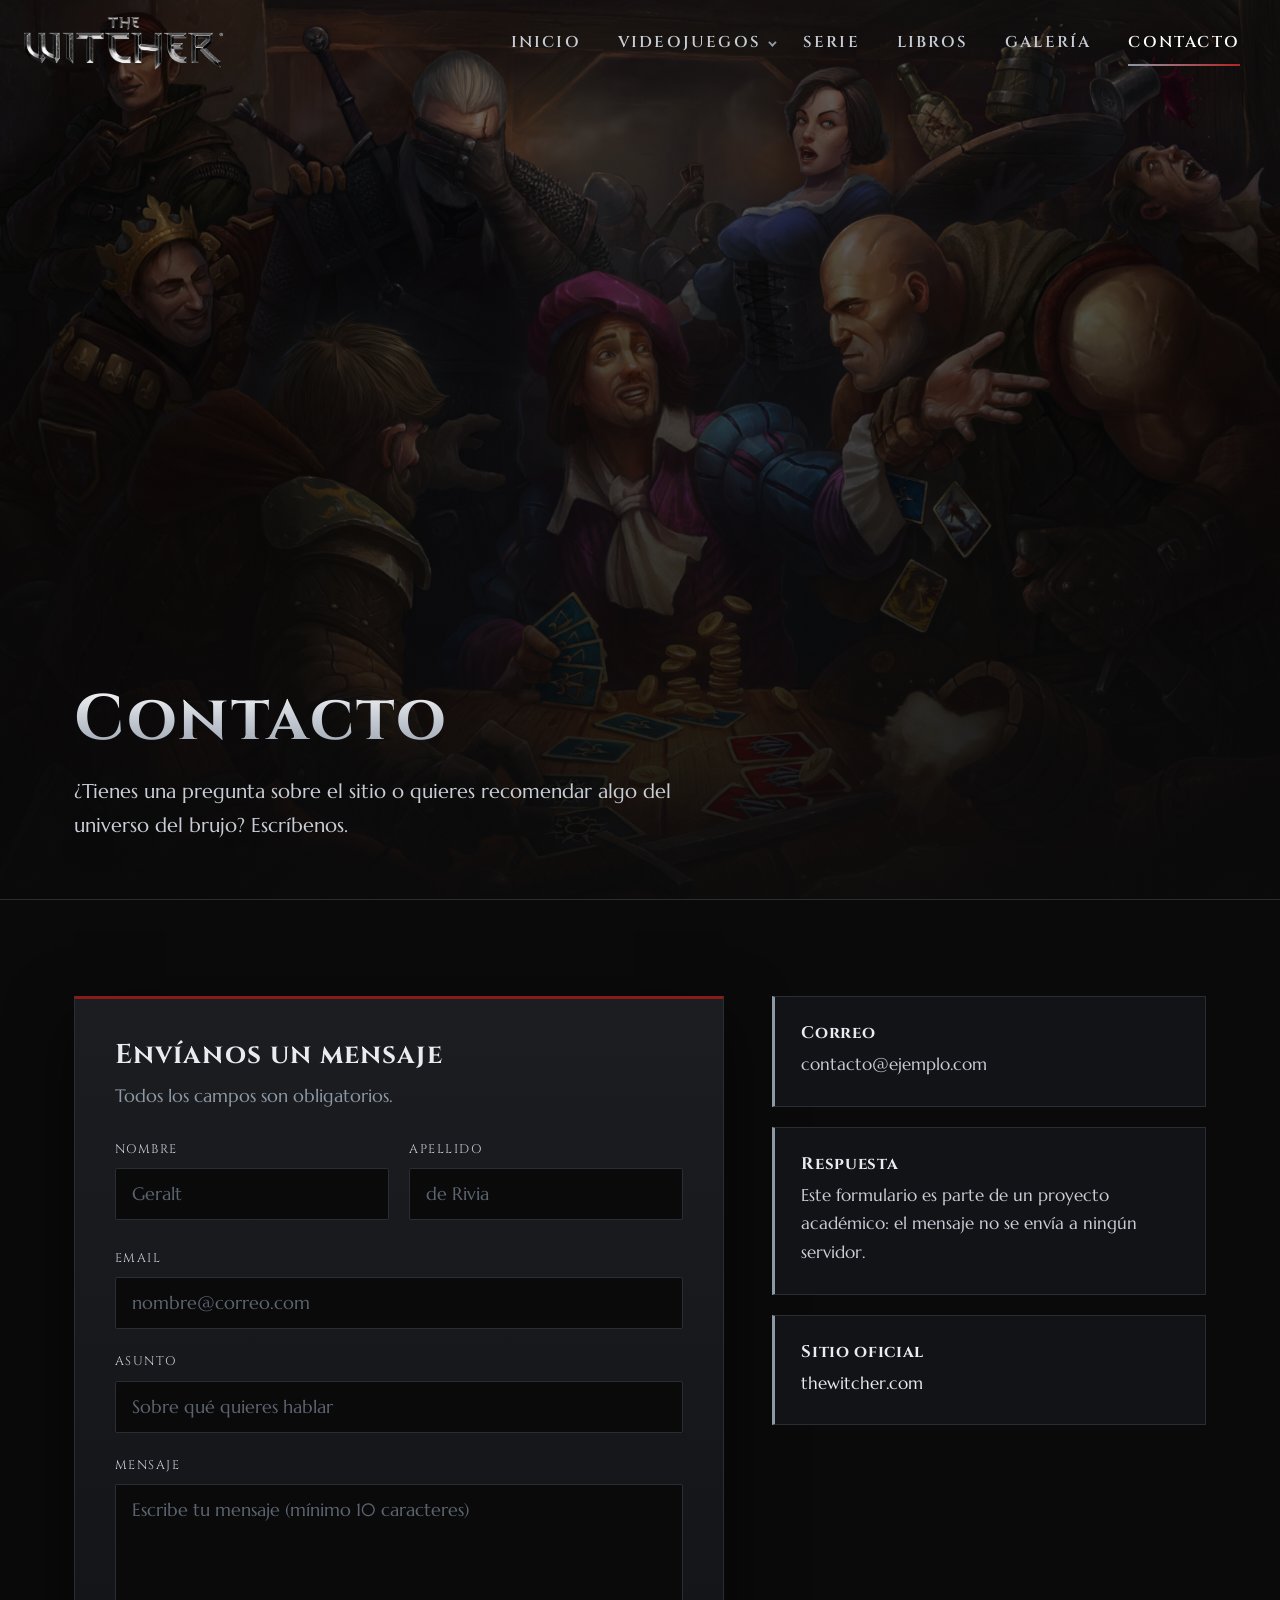
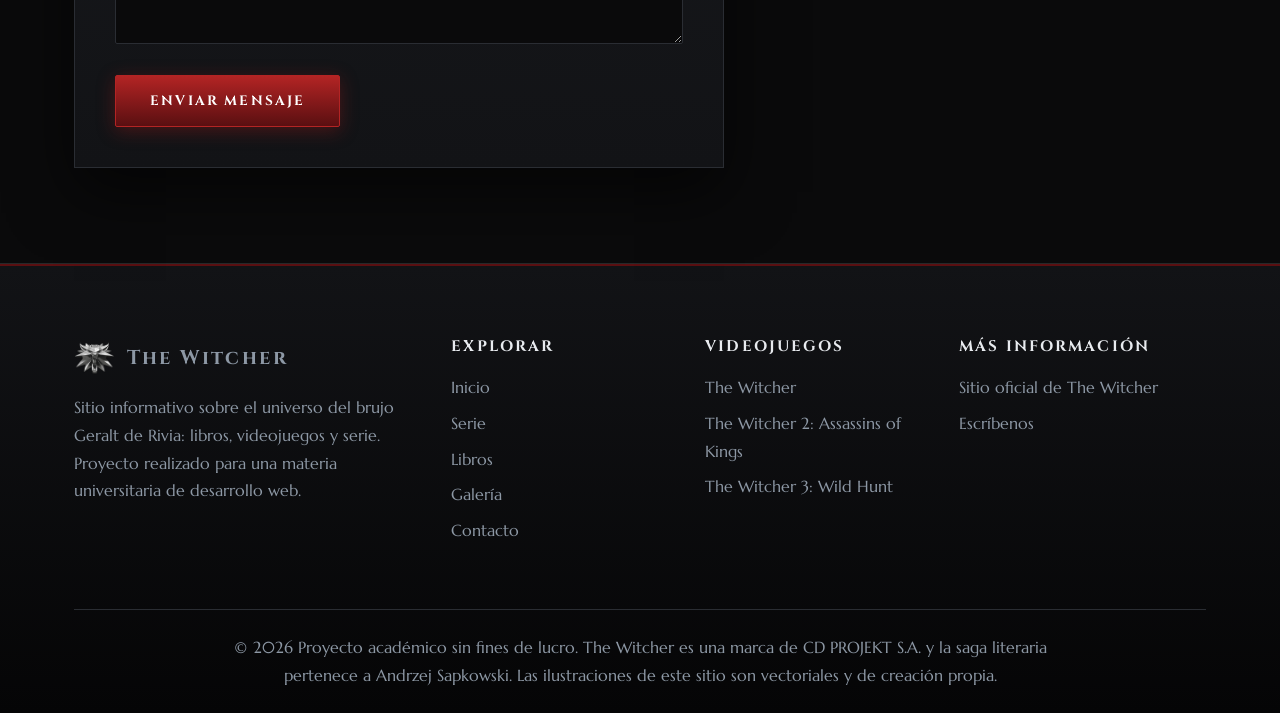
<file: contacto.html>
<!DOCTYPE html>
<html lang="es">
<head>
  <meta charset="UTF-8">
  <meta name="viewport" content="width=device-width, initial-scale=1.0">
  <title>The Witcher | Contacto</title>
  <meta name="description" content="Formulario de contacto del sitio sobre el universo de The Witcher.">
  <meta name="theme-color" content="#0a0a0b">
  <link rel="icon" type="image/png" sizes="32x32" href="img/favicon-32.png">
  <link rel="apple-touch-icon" href="img/favicon-180.png">
  <link rel="preconnect" href="https://fonts.googleapis.com">
  <link rel="preconnect" href="https://fonts.gstatic.com" crossorigin>
  <link href="https://fonts.googleapis.com/css2?family=Cinzel:wght@500;600;700&family=Marcellus&display=swap" rel="stylesheet">
  <link rel="stylesheet" href="css/estilos.css">
</head>
<body>
  <a class="saltar" href="#contenido">Saltar al contenido</a>

  <header class="header" id="header">
    <div class="header-inner">
      <a href="index.html" class="logo-header" aria-label="The Witcher - Ir al inicio">
        <img src="img/the_witcher_header.png" alt="The Witcher" width="500" height="133">
      </a>

      <button class="menu-button" id="menuButton" type="button" aria-label="Abrir menú" aria-expanded="false" aria-controls="nav">
        <span></span><span></span><span></span>
      </button>

      <nav class="nav" id="nav" aria-label="Menú principal">
        <ul class="menu">
          <li><a href="index.html">Inicio</a></li>
          <li class="has-submenu">
            <span class="menu-parent" tabindex="0" role="button" aria-haspopup="true">Videojuegos</span>
            <button class="submenu-toggle" type="button" aria-label="Mostrar opciones de videojuegos" aria-expanded="false"></button>
            <ul class="submenu">
              <li><a href="witcher1.html">The Witcher</a></li>
              <li><a href="witcher2.html">The Witcher 2: Assassins of Kings</a></li>
              <li><a href="witcher3.html">The Witcher 3: Wild Hunt</a></li>
            </ul>
          </li>
          <li><a href="serie.html">Serie</a></li>
          <li><a href="libros.html">Libros</a></li>
          <li><a href="galeria.html">Galería</a></li>
          <li><a href="contacto.html" class="active" aria-current="page">Contacto</a></li>
        </ul>
      </nav>
    </div>
  </header>

  <main id="contenido">

    <section class="page-hero contacto">
      <div class="contenedor">
        <h1 class="texto-plata">Contacto</h1>
        <p>¿Tienes una pregunta sobre el sitio o quieres recomendar algo del universo del brujo? Escríbenos.</p>
      </div>
    </section>

    <section class="seccion">
      <div class="contenedor contacto-layout">
        <form class="formulario" id="contactForm" novalidate>
          <h2>Envíanos un mensaje</h2>
          <p class="intro">Todos los campos son obligatorios.</p>

          <div class="mensaje-exito" id="mensajeExito" role="status" tabindex="-1">
            <strong>Mensaje enviado</strong>
            <span></span>
          </div>

          <div class="fila">
            <div class="campo">
              <label for="nombre">Nombre</label>
              <input type="text" id="nombre" name="nombre" autocomplete="given-name" placeholder="Geralt" aria-describedby="error-nombre" required>
              <span class="mensaje-error" id="error-nombre" role="alert"></span>
            </div>
            <div class="campo">
              <label for="apellido">Apellido</label>
              <input type="text" id="apellido" name="apellido" autocomplete="family-name" placeholder="de Rivia" aria-describedby="error-apellido" required>
              <span class="mensaje-error" id="error-apellido" role="alert"></span>
            </div>
          </div>

          <div class="campo">
            <label for="email">Email</label>
            <input type="email" id="email" name="email" autocomplete="email" placeholder="nombre@correo.com" aria-describedby="error-email" required>
            <span class="mensaje-error" id="error-email" role="alert"></span>
          </div>

          <div class="campo">
            <label for="asunto">Asunto</label>
            <input type="text" id="asunto" name="asunto" placeholder="Sobre qué quieres hablar" aria-describedby="error-asunto" required>
            <span class="mensaje-error" id="error-asunto" role="alert"></span>
          </div>

          <div class="campo">
            <label for="mensaje">Mensaje</label>
            <textarea id="mensaje" name="mensaje" placeholder="Escribe tu mensaje (mínimo 10 caracteres)" aria-describedby="error-mensaje" required></textarea>
            <span class="mensaje-error" id="error-mensaje" role="alert"></span>
          </div>

          <button type="submit" class="boton">Enviar mensaje</button>
        </form>

        <aside class="info-contacto" aria-label="Datos de contacto">
          <div class="info-caja">
            <h3>Correo</h3>
            <p>contacto@ejemplo.com</p>
          </div>
          <div class="info-caja">
            <h3>Respuesta</h3>
            <p>Este formulario es parte de un proyecto académico: el mensaje no se envía a ningún servidor.</p>
          </div>
          <div class="info-caja">
            <h3>Sitio oficial</h3>
            <p><a href="https://thewitcher.com" target="_blank" rel="noopener noreferrer">thewitcher.com</a></p>
          </div>
        </aside>
      </div>
    </section>
  </main>

  <footer class="footer">
    <div class="contenedor">
      <div class="footer-grid">
        <div>
          <a href="index.html" class="logo" aria-label="The Witcher - Inicio">
            <img src="img/medallon.webp" alt="" width="41" height="40">
            <span>The Witcher</span>
          </a>
          <p>Sitio informativo sobre el universo del brujo Geralt de Rivia: libros, videojuegos y serie. Proyecto realizado para una materia universitaria de desarrollo web.</p>
        </div>

        <div>
          <h3>Explorar</h3>
          <ul>
            <li><a href="index.html">Inicio</a></li>
            <li><a href="serie.html">Serie</a></li>
            <li><a href="libros.html">Libros</a></li>
            <li><a href="galeria.html">Galería</a></li>
            <li><a href="contacto.html">Contacto</a></li>
          </ul>
        </div>

        <div>
          <h3>Videojuegos</h3>
          <ul>
            <li><a href="witcher1.html">The Witcher</a></li>
            <li><a href="witcher2.html">The Witcher 2: Assassins of Kings</a></li>
            <li><a href="witcher3.html">The Witcher 3: Wild Hunt</a></li>
          </ul>
        </div>

        <div>
          <h3>Más información</h3>
          <ul>
            <li><a href="https://thewitcher.com" target="_blank" rel="noopener noreferrer">Sitio oficial de The Witcher</a></li>
            <li><a href="contacto.html">Escríbenos</a></li>
          </ul>
        </div>
      </div>

      <div class="footer-inferior">
        <p>&copy; <span id="year">2026</span> Proyecto académico sin fines de lucro. The Witcher es una marca de CD PROJEKT S.A. y la saga literaria pertenece a Andrzej Sapkowski. Las ilustraciones de este sitio son vectoriales y de creación propia.</p>
      </div>
    </div>
  </footer>

  <script src="js/script.js"></script>
</body>
</html>
</file>
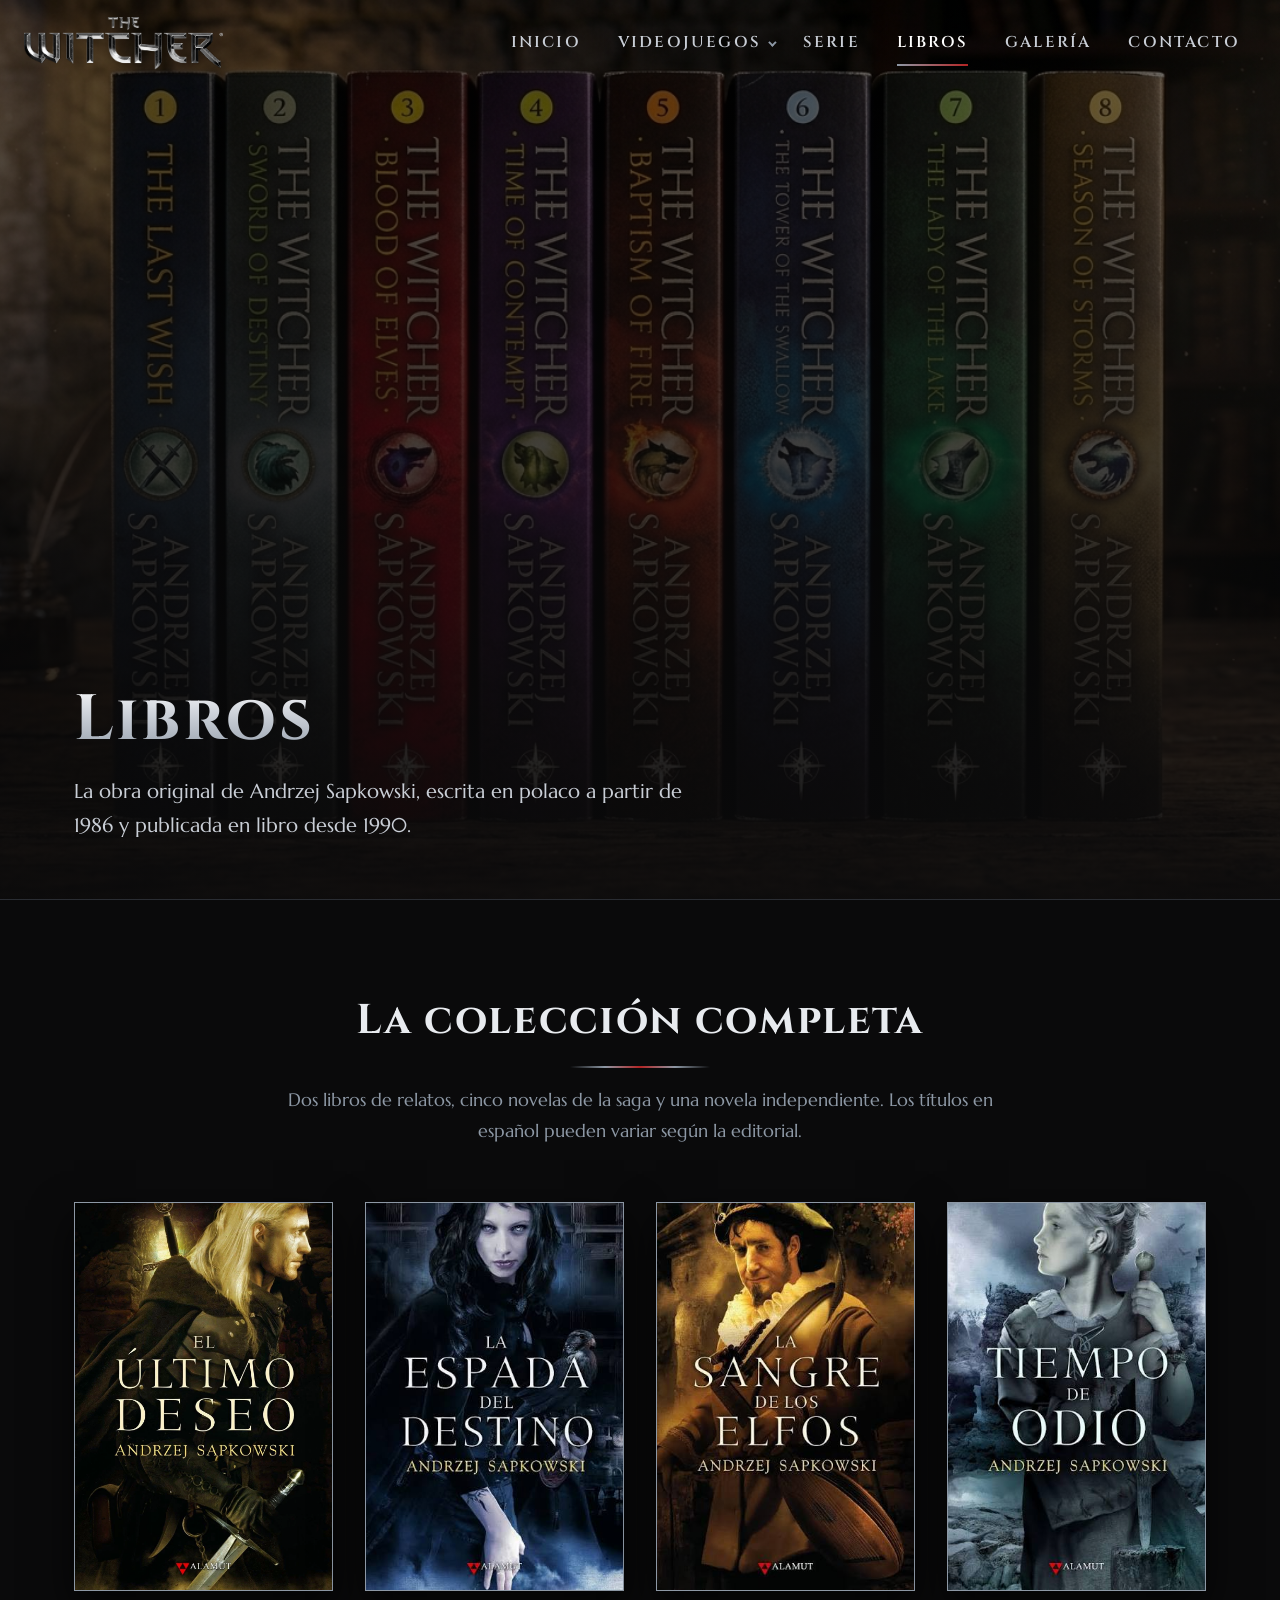
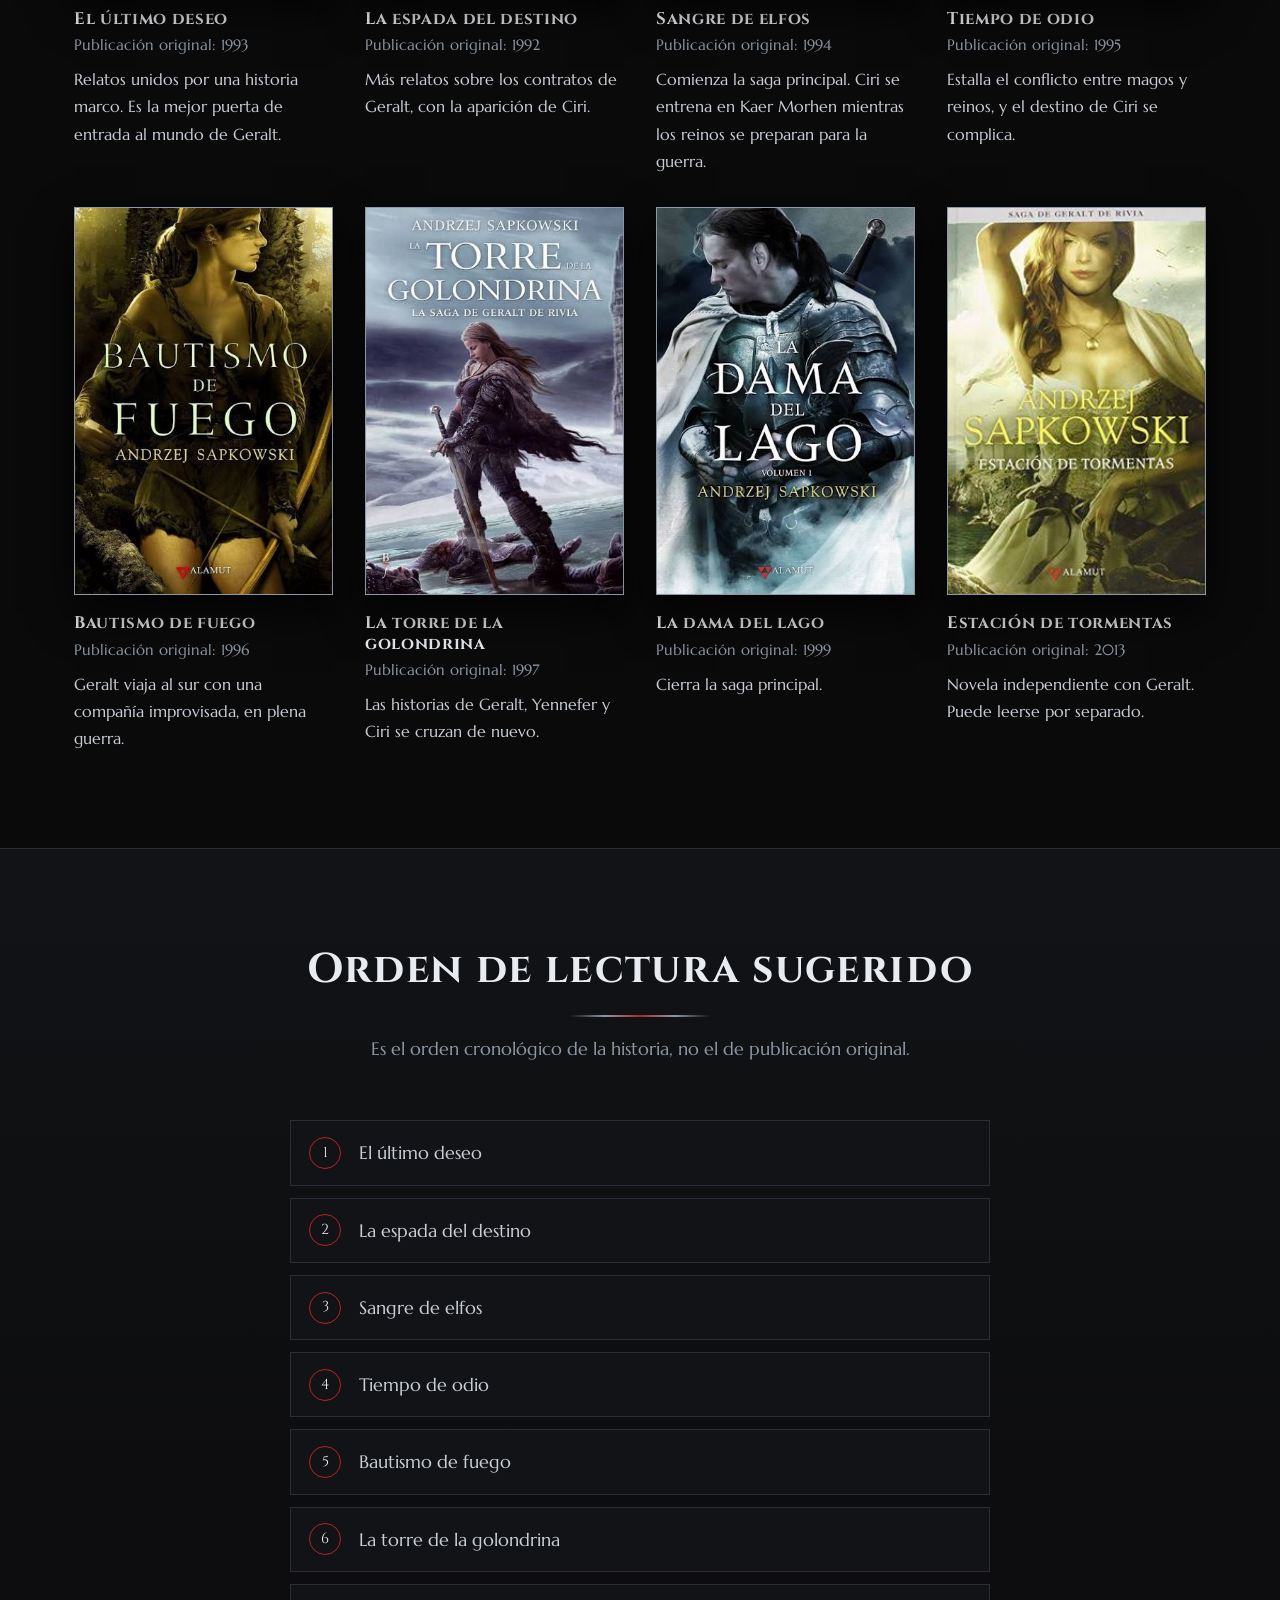
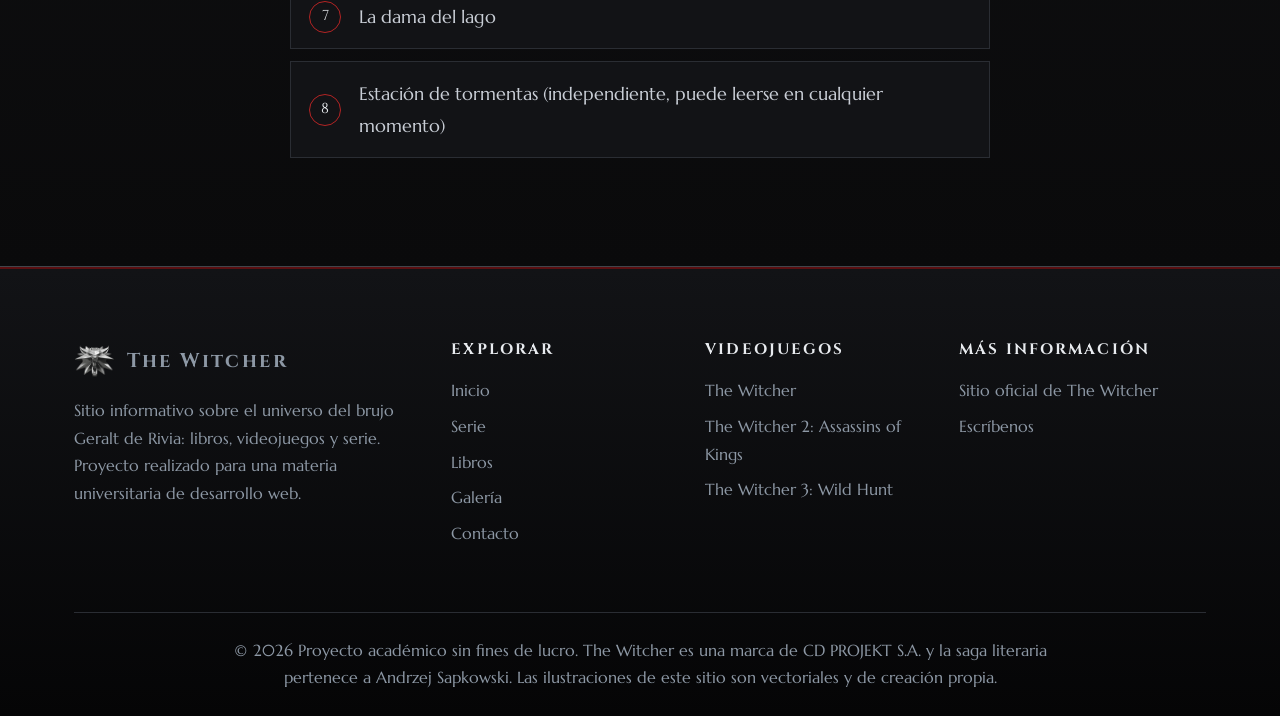
<file: libros.html>
<!DOCTYPE html>
<html lang="es">
<head>
  <meta charset="UTF-8">
  <meta name="viewport" content="width=device-width, initial-scale=1.0">
  <title>The Witcher | Libros</title>
  <meta name="description" content="Los libros de The Witcher de Andrzej Sapkowski: relatos y saga principal.">
  <meta name="theme-color" content="#0a0a0b">
  <link rel="icon" type="image/png" sizes="32x32" href="img/favicon-32.png">
  <link rel="apple-touch-icon" href="img/favicon-180.png">
  <link rel="preconnect" href="https://fonts.googleapis.com">
  <link rel="preconnect" href="https://fonts.gstatic.com" crossorigin>
  <link href="https://fonts.googleapis.com/css2?family=Cinzel:wght@500;600;700&family=Marcellus&display=swap" rel="stylesheet">
  <link rel="stylesheet" href="css/estilos.css">
</head>
<body>
  <a class="saltar" href="#contenido">Saltar al contenido</a>

  <header class="header" id="header">
    <div class="header-inner">
      <a href="index.html" class="logo-header" aria-label="The Witcher - Ir al inicio">
        <img src="img/the_witcher_header.png" alt="The Witcher" width="500" height="133">
      </a>

      <button class="menu-button" id="menuButton" type="button" aria-label="Abrir menú" aria-expanded="false" aria-controls="nav">
        <span></span><span></span><span></span>
      </button>

      <nav class="nav" id="nav" aria-label="Menú principal">
        <ul class="menu">
          <li><a href="index.html">Inicio</a></li>
          <li class="has-submenu">
            <span class="menu-parent" tabindex="0" role="button" aria-haspopup="true">Videojuegos</span>
            <button class="submenu-toggle" type="button" aria-label="Mostrar opciones de videojuegos" aria-expanded="false"></button>
            <ul class="submenu">
              <li><a href="witcher1.html">The Witcher</a></li>
              <li><a href="witcher2.html">The Witcher 2: Assassins of Kings</a></li>
              <li><a href="witcher3.html">The Witcher 3: Wild Hunt</a></li>
            </ul>
          </li>
          <li><a href="serie.html">Serie</a></li>
          <li><a href="libros.html" class="active" aria-current="page">Libros</a></li>
          <li><a href="galeria.html">Galería</a></li>
          <li><a href="contacto.html">Contacto</a></li>
        </ul>
      </nav>
    </div>
  </header>

  <main id="contenido">

    <section class="page-hero libros">
      <div class="contenedor">
        <h1 class="texto-plata">Libros</h1>
        <p>La obra original de Andrzej Sapkowski, escrita en polaco a partir de 1986 y publicada en libro desde 1990.</p>
      </div>
    </section>

    <section class="seccion">
      <div class="contenedor">
        <div class="titulo-seccion">
          <h2>La colección completa</h2>
          <p>Dos libros de relatos, cinco novelas de la saga y una novela independiente. Los títulos en español pueden variar según la editorial.</p>
        </div>

        <div class="libros-grid">
          <article class="libro">
            <div class="portada portada-imagen">
              <img src="img/Libros/El%20ultimo%20deseo.webp" alt="Portada del libro «El último deseo» de Andrzej Sapkowski" width="1000" height="1484" loading="lazy">
            </div>
            <div class="libro-info">
              <h3>El último deseo</h3>
              <span class="anio">Publicación original: 1993</span>
              <p>Relatos unidos por una historia marco. Es la mejor puerta de entrada al mundo de Geralt.</p>
            </div>
          </article>
          <article class="libro">
            <div class="portada portada-imagen">
              <img src="img/Libros/La%20espada%20del%20destino.jfif" alt="Portada del libro «La espada del destino» de Andrzej Sapkowski" width="366" height="546" loading="lazy">
            </div>
            <div class="libro-info">
              <h3>La espada del destino</h3>
              <span class="anio">Publicación original: 1992</span>
              <p>Más relatos sobre los contratos de Geralt, con la aparición de Ciri.</p>
            </div>
          </article>
          <article class="libro">
            <div class="portada portada-imagen">
              <img src="img/Libros/sangre%20de%20elfos.jfif" alt="Portada del libro «Sangre de elfos» de Andrzej Sapkowski" width="366" height="546" loading="lazy">
            </div>
            <div class="libro-info">
              <h3>Sangre de elfos</h3>
              <span class="anio">Publicación original: 1994</span>
              <p>Comienza la saga principal. Ciri se entrena en Kaer Morhen mientras los reinos se preparan para la guerra.</p>
            </div>
          </article>
          <article class="libro">
            <div class="portada portada-imagen">
              <img src="img/Libros/Tiempo%20de%20odio.jfif" alt="Portada del libro «Tiempo de odio» de Andrzej Sapkowski" width="366" height="546" loading="lazy">
            </div>
            <div class="libro-info">
              <h3>Tiempo de odio</h3>
              <span class="anio">Publicación original: 1995</span>
              <p>Estalla el conflicto entre magos y reinos, y el destino de Ciri se complica.</p>
            </div>
          </article>  
          <article class="libro">
            <div class="portada portada-imagen">
              <img src="img/Libros/Bautismo%20de%20fuego.jfif" alt="Portada del libro «Bautismo de fuego» de Andrzej Sapkowski" width="366" height="546" loading="lazy">
            </div>
            <div class="libro-info">
              <h3>Bautismo de fuego</h3>
              <span class="anio">Publicación original: 1996</span>
              <p>Geralt viaja al sur con una compañía improvisada, en plena guerra.</p>
            </div>
          </article>
          <article class="libro">
            <div class="portada portada-imagen">
              <img src="img/Libros/La%20Torre%20de%20Golondrina.jpg" alt="Portada del libro «La torre de la golondrina» de Andrzej Sapkowski" width="367" height="544" loading="lazy">
            </div>
            <div class="libro-info">
              <h3>La torre de la golondrina</h3>
              <span class="anio">Publicación original: 1997</span>
              <p>Las historias de Geralt, Yennefer y Ciri se cruzan de nuevo.</p>
            </div>
          </article>
          <article class="libro">
            <div class="portada portada-imagen">
              <img src="img/Libros/La%20dama%20del%20lago.jfif" alt="Portada del libro «La dama del lago» de Andrzej Sapkowski" width="366" height="546" loading="lazy">
            </div>
            <div class="libro-info">
              <h3>La dama del lago</h3>
              <span class="anio">Publicación original: 1999</span>
              <p>Cierra la saga principal.</p>
            </div>
          </article>
          <article class="libro">
            <div class="portada portada-imagen">
              <img src="img/Libros/estacion%20de%20tormentas.jfif" alt="Portada del libro «Estación de tormentas» de Andrzej Sapkowski" width="242" height="360" loading="lazy">
            </div>
            <div class="libro-info">
              <h3>Estación de tormentas</h3>
              <span class="anio">Publicación original: 2013</span>
              <p>Novela independiente con Geralt. Puede leerse por separado.</p>
            </div>
          </article>
        </div>
      </div>
    </section>

    <section class="seccion oscura">
      <div class="contenedor">
        <div class="titulo-seccion">
          <h2>Orden de lectura sugerido</h2>
          <p>Es el orden cronológico de la historia, no el de publicación original.</p>
        </div>

        <ol class="orden-lectura">
          <li>El último deseo</li>
          <li>La espada del destino</li>
          <li>Sangre de elfos</li>
          <li>Tiempo de odio</li>
          <li>Bautismo de fuego</li>
          <li>La torre de la golondrina</li>
          <li>La dama del lago</li>
          <li>Estación de tormentas (independiente, puede leerse en cualquier momento)</li>
        </ol>
      </div>
    </section>
  </main>

  <footer class="footer">
    <div class="contenedor">
      <div class="footer-grid">
        <div>
          <a href="index.html" class="logo" aria-label="The Witcher - Inicio">
            <img src="img/medallon.webp" alt="" width="41" height="40">
            <span>The Witcher</span>
          </a>
          <p>Sitio informativo sobre el universo del brujo Geralt de Rivia: libros, videojuegos y serie. Proyecto realizado para una materia universitaria de desarrollo web.</p>
        </div>

        <div>
          <h3>Explorar</h3>
          <ul>
            <li><a href="index.html">Inicio</a></li>
            <li><a href="serie.html">Serie</a></li>
            <li><a href="libros.html">Libros</a></li>
            <li><a href="galeria.html">Galería</a></li>
            <li><a href="contacto.html">Contacto</a></li>
          </ul>
        </div>

        <div>
          <h3>Videojuegos</h3>
          <ul>
            <li><a href="witcher1.html">The Witcher</a></li>
            <li><a href="witcher2.html">The Witcher 2: Assassins of Kings</a></li>
            <li><a href="witcher3.html">The Witcher 3: Wild Hunt</a></li>
          </ul>
        </div>

        <div>
          <h3>Más información</h3>
          <ul>
            <li><a href="https://thewitcher.com" target="_blank" rel="noopener noreferrer">Sitio oficial de The Witcher</a></li>
            <li><a href="contacto.html">Escríbenos</a></li>
          </ul>
        </div>
      </div>

      <div class="footer-inferior">
        <p>&copy; <span id="year">2026</span> Proyecto académico sin fines de lucro. The Witcher es una marca de CD PROJEKT S.A. y la saga literaria pertenece a Andrzej Sapkowski. Las ilustraciones de este sitio son vectoriales y de creación propia.</p>
      </div>
    </div>
  </footer>

  <script src="js/script.js"></script>
</body>
</html>
</file>
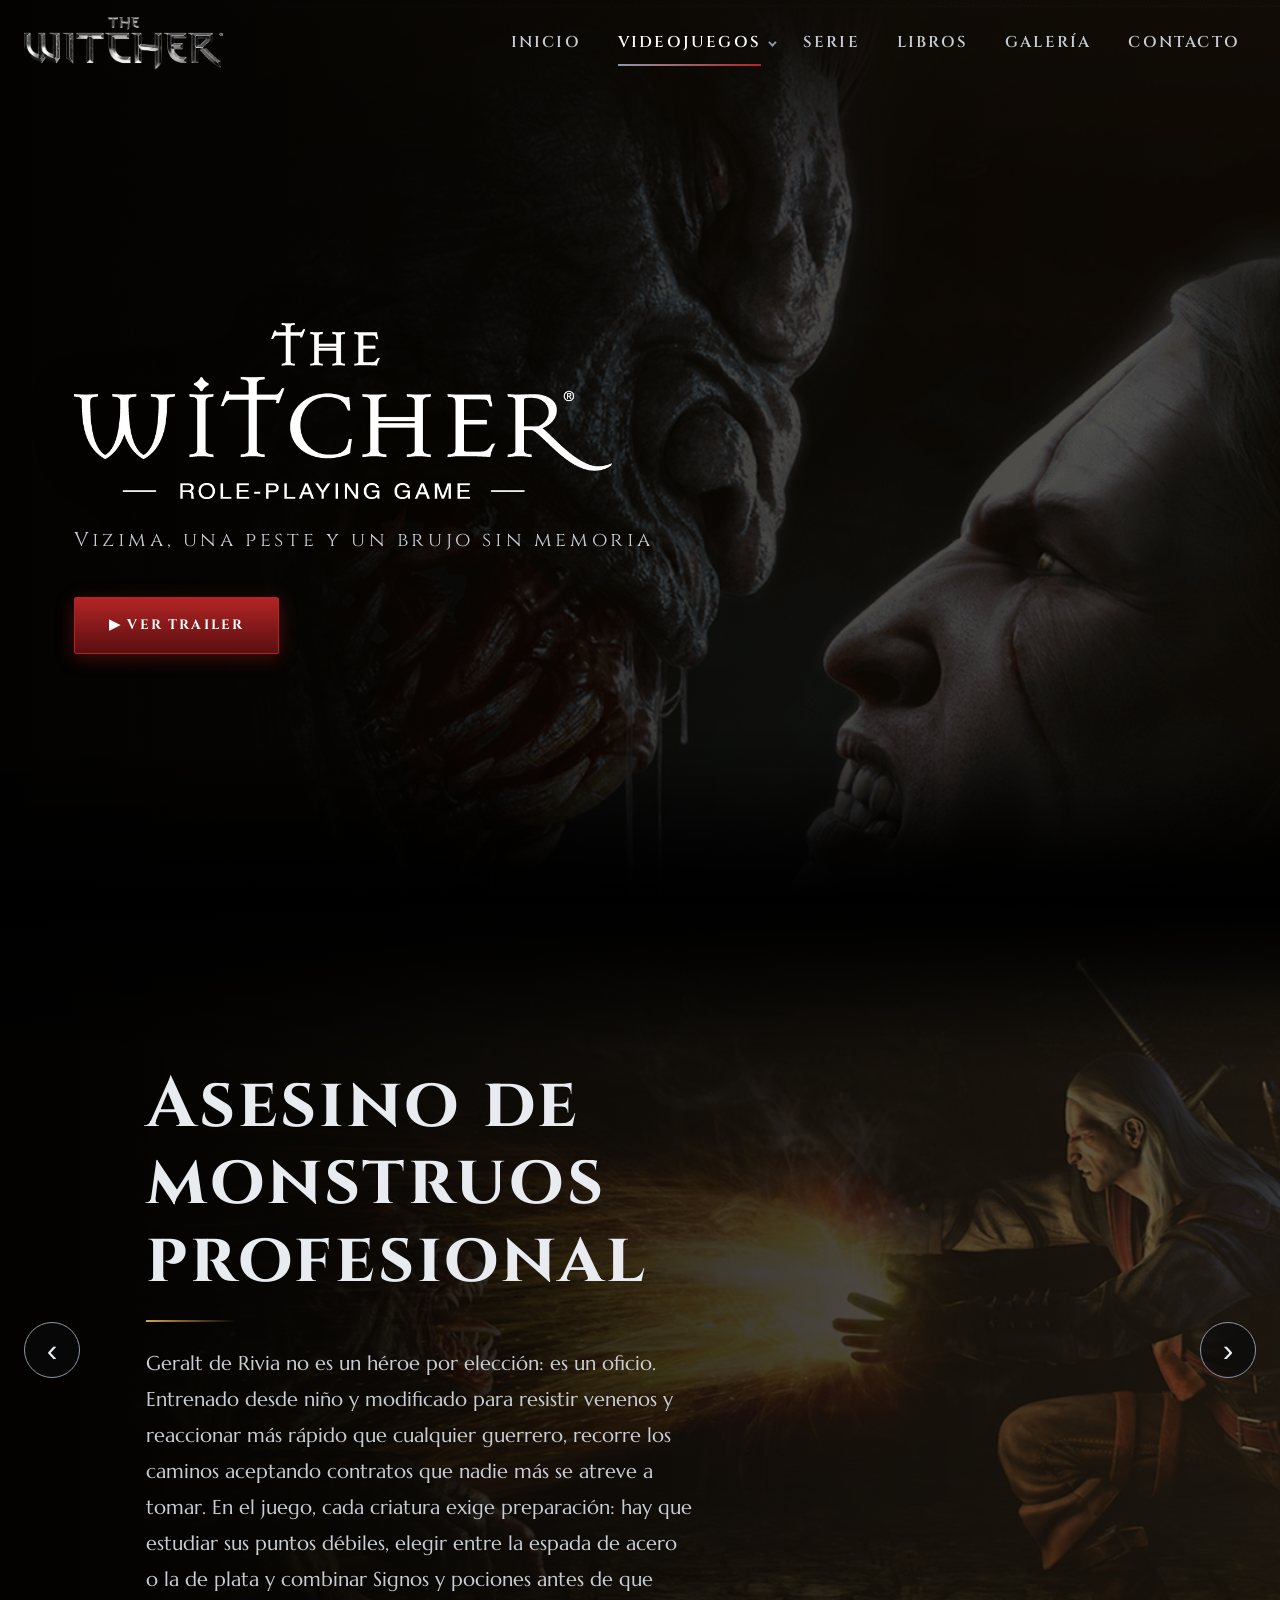
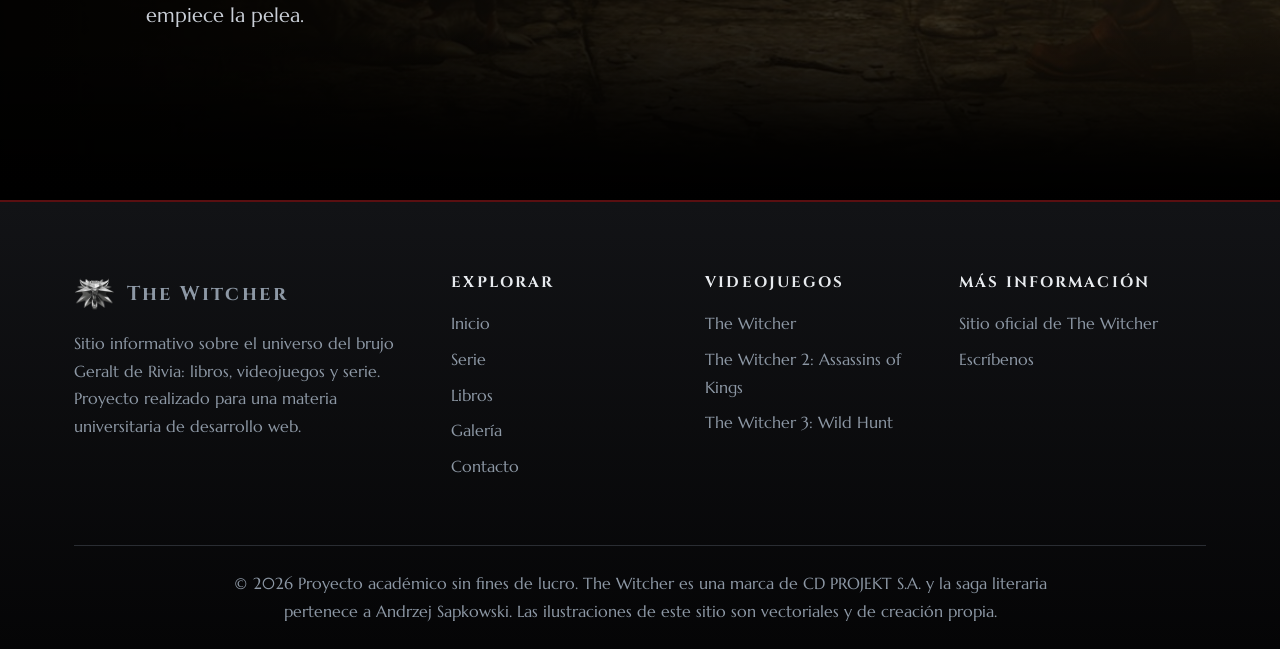
<file: witcher1.html>
<!DOCTYPE html>
<html lang="es">
<head>
  <meta charset="UTF-8">
  <meta name="viewport" content="width=device-width, initial-scale=1.0">
  <title>The Witcher | The Witcher (2007)</title>
  <meta name="description" content="The Witcher (2007): el primer videojuego de la saga, con Geralt de Rivia en la ciudad de Vizima.">
  <meta name="theme-color" content="#0a0a0b">
  <link rel="icon" type="image/png" sizes="32x32" href="img/favicon-32.png">
  <link rel="apple-touch-icon" href="img/favicon-180.png">
  <link rel="preconnect" href="https://fonts.googleapis.com">
  <link rel="preconnect" href="https://fonts.gstatic.com" crossorigin>
  <link href="https://fonts.googleapis.com/css2?family=Cinzel:wght@500;600;700&family=Marcellus&display=swap" rel="stylesheet">
  <link rel="stylesheet" href="css/estilos.css">
  <link rel="stylesheet" href="css/videojuegos.css">
</head>
<body class="tema-w1">
  <a class="saltar" href="#contenido">Saltar al contenido</a>

  <header class="header" id="header">
    <div class="header-inner">
      <a href="index.html" class="logo-header" aria-label="The Witcher - Ir al inicio">
        <img src="img/the_witcher_header.png" alt="The Witcher" width="500" height="133">
      </a>

      <button class="menu-button" id="menuButton" type="button" aria-label="Abrir menú" aria-expanded="false" aria-controls="nav">
        <span></span><span></span><span></span>
      </button>

      <nav class="nav" id="nav" aria-label="Menú principal">
        <ul class="menu">
          <li><a href="index.html">Inicio</a></li>
          <li class="has-submenu">
            <span class="menu-parent active" tabindex="0" role="button" aria-haspopup="true">Videojuegos</span>
            <button class="submenu-toggle" type="button" aria-label="Mostrar opciones de videojuegos" aria-expanded="false"></button>
            <ul class="submenu">
              <li><a href="witcher1.html" class="active" aria-current="page">The Witcher</a></li>
              <li><a href="witcher2.html">The Witcher 2: Assassins of Kings</a></li>
              <li><a href="witcher3.html">The Witcher 3: Wild Hunt</a></li>
            </ul>
          </li>
          <li><a href="serie.html">Serie</a></li>
          <li><a href="libros.html">Libros</a></li>
          <li><a href="galeria.html">Galería</a></li>
          <li><a href="contacto.html">Contacto</a></li>
        </ul>
      </nav>
    </div>
  </header>

  <main id="contenido">

    <section class="vj-hero">
      <div class="vj-hero-fondo" role="img" aria-label="Ilustración de una ciudad medieval de noche con la silueta de un brujo en primer plano"></div>
      <div class="contenedor vj-hero-contenido">
        <h1 class="titulo-juego titulo-tw1"><img src="img/Titulo%20tw1.png" alt="The Witcher" width="940" height="308"></h1>
        <p class="subtitulo">Vizima, una peste y un brujo sin memoria</p>
        <a class="boton boton-trailer" href="https://www.youtube.com/watch?v=vCsu1CueLgo" target="_blank" rel="noopener noreferrer">▶ Ver Trailer</a>
      </div>
    </section>

    <section class="vj-carrusel" id="carrusel" data-carrusel aria-roledescription="carrusel" aria-label="Características del juego">
      <article class="vj-slide s1 activo" data-slide role="group" aria-roledescription="diapositiva" aria-label="1 de 3">
        <div class="contenedor">
          <div class="vj-slide-texto">
            <h2>Asesino de monstruos profesional</h2>
            <p>Geralt de Rivia no es un héroe por elección: es un oficio. Entrenado desde niño y modificado para resistir venenos y reaccionar más rápido que cualquier guerrero, recorre los caminos aceptando contratos que nadie más se atreve a tomar. En el juego, cada criatura exige preparación: hay que estudiar sus puntos débiles, elegir entre la espada de acero o la de plata y combinar Signos y pociones antes de que empiece la pelea.</p>
          </div>
        </div>
      </article>
      <article class="vj-slide s2" data-slide role="group" aria-roledescription="diapositiva" aria-label="2 de 3">
        <div class="contenedor">
          <div class="vj-slide-texto">
            <h2>Fantasía madura</h2>
            <p>Aquí no hay un mal absoluto que derrotar. Vizima está atravesada por la peste, el miedo y el conflicto entre humanos y no humanos, y cada facción cree tener la razón. El juego habla de prejuicio, poder y culpa con un tono adulto y sin explicaciones fáciles, y deja que el jugador se ensucie las manos con dilemas donde ninguna opción es del todo limpia.</p>
          </div>
        </div>
      </article>
      <article class="vj-slide s3" data-slide role="group" aria-roledescription="diapositiva" aria-label="3 de 3">
        <div class="contenedor">
          <div class="vj-slide-texto">
            <h2>Decisiones y consecuencias</h2>
            <p>Lo que eliges hoy puede cobrarse mucho después. Ayudar a un personaje, callar una verdad o tomar partido en un conflicto cambia cómo te tratan los demás y qué caminos quedan abiertos más adelante. El juego casi nunca te avisa cuál era la opción correcta, y por eso cada partida se siente como una historia propia.</p>
          </div>
        </div>
      </article>

      <button class="vj-flecha vj-anterior" type="button" data-prev aria-label="Diapositiva anterior">&#8249;</button>
      <button class="vj-flecha vj-siguiente" type="button" data-next aria-label="Diapositiva siguiente">&#8250;</button>
    </section>
  </main>

  <footer class="footer">
    <div class="contenedor">
      <div class="footer-grid">
        <div>
          <a href="index.html" class="logo" aria-label="The Witcher - Inicio">
            <img src="img/medallon.webp" alt="" width="41" height="40">
            <span>The Witcher</span>
          </a>
          <p>Sitio informativo sobre el universo del brujo Geralt de Rivia: libros, videojuegos y serie. Proyecto realizado para una materia universitaria de desarrollo web.</p>
        </div>

        <div>
          <h3>Explorar</h3>
          <ul>
            <li><a href="index.html">Inicio</a></li>
            <li><a href="serie.html">Serie</a></li>
            <li><a href="libros.html">Libros</a></li>
            <li><a href="galeria.html">Galería</a></li>
            <li><a href="contacto.html">Contacto</a></li>
          </ul>
        </div>

        <div>
          <h3>Videojuegos</h3>
          <ul>
            <li><a href="witcher1.html">The Witcher</a></li>
            <li><a href="witcher2.html">The Witcher 2: Assassins of Kings</a></li>
            <li><a href="witcher3.html">The Witcher 3: Wild Hunt</a></li>
          </ul>
        </div>

        <div>
          <h3>Más información</h3>
          <ul>
            <li><a href="https://thewitcher.com" target="_blank" rel="noopener noreferrer">Sitio oficial de The Witcher</a></li>
            <li><a href="contacto.html">Escríbenos</a></li>
          </ul>
        </div>
      </div>

      <div class="footer-inferior">
        <p>&copy; <span id="year">2026</span> Proyecto académico sin fines de lucro. The Witcher es una marca de CD PROJEKT S.A. y la saga literaria pertenece a Andrzej Sapkowski. Las ilustraciones de este sitio son vectoriales y de creación propia.</p>
      </div>
    </div>
  </footer>

  <script src="js/videojuegos.js"></script>
  <script src="js/script.js"></script>
</body>
</html>
</file>
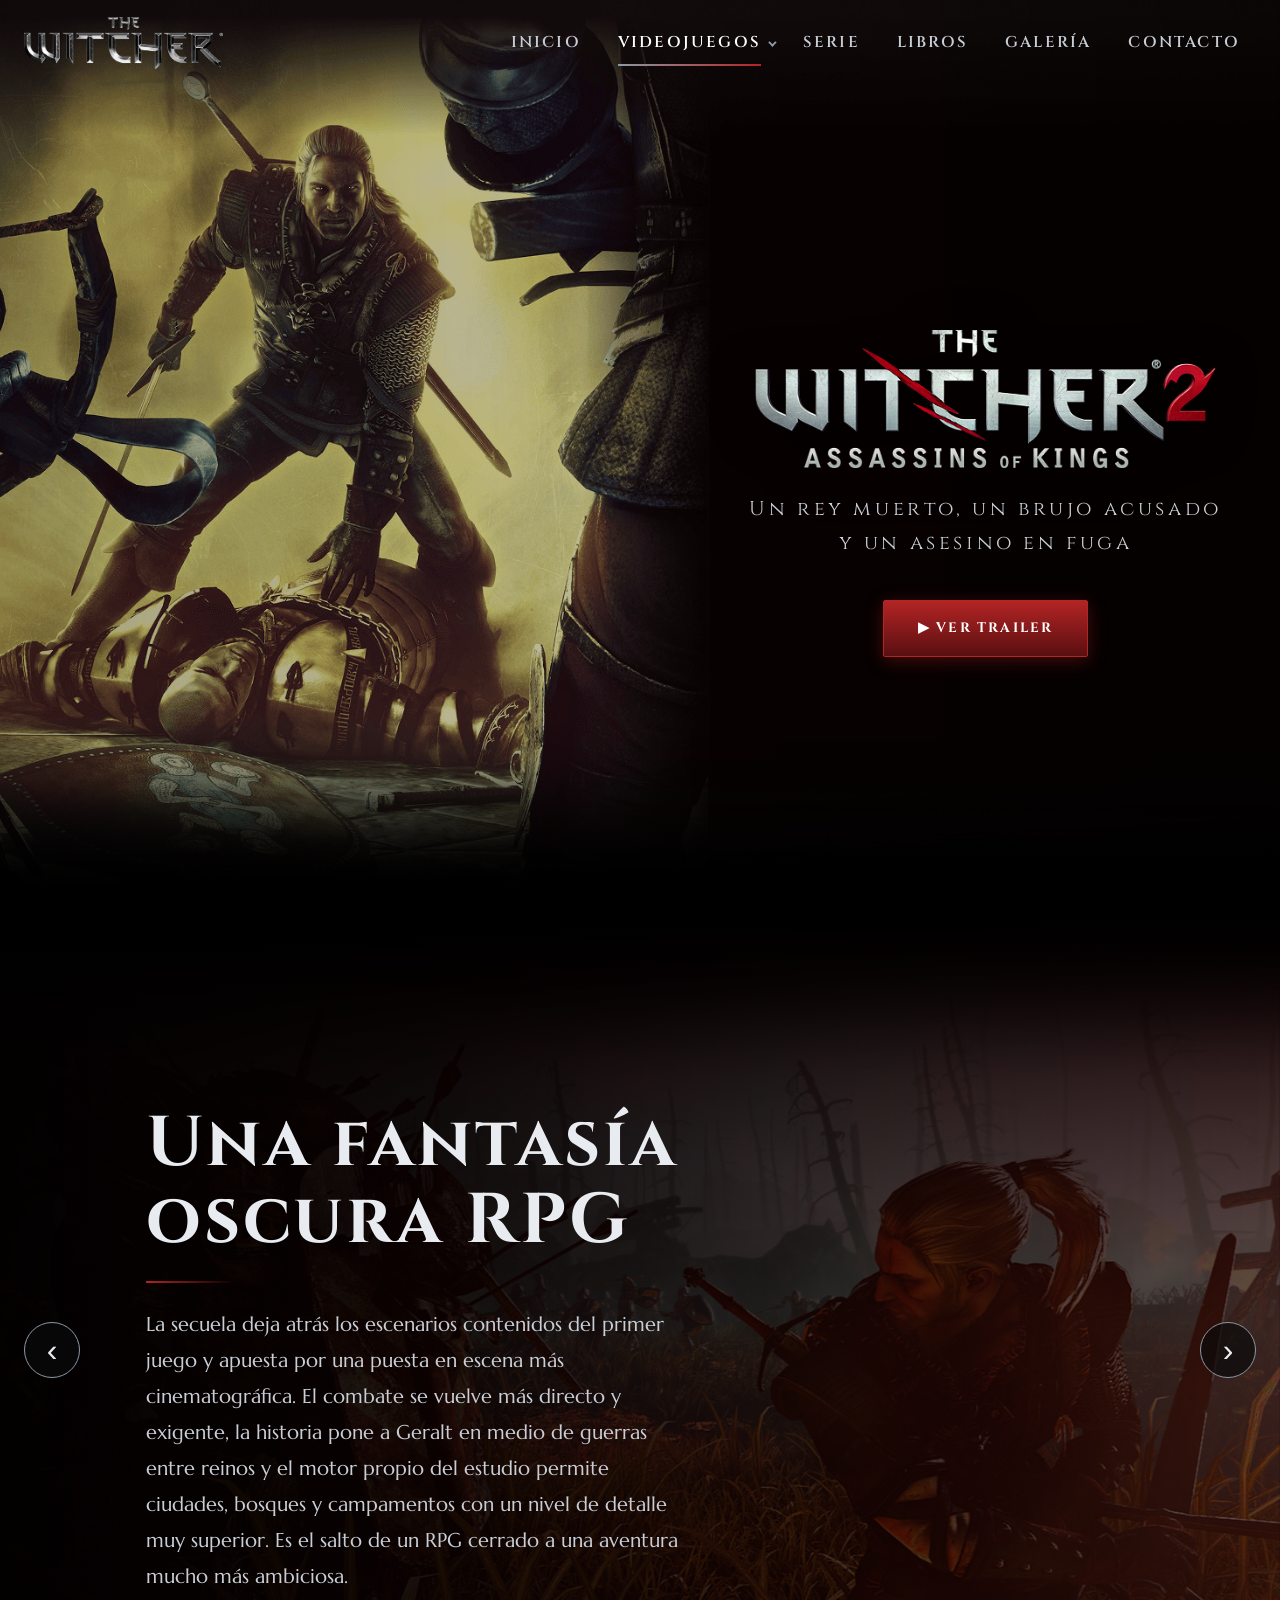
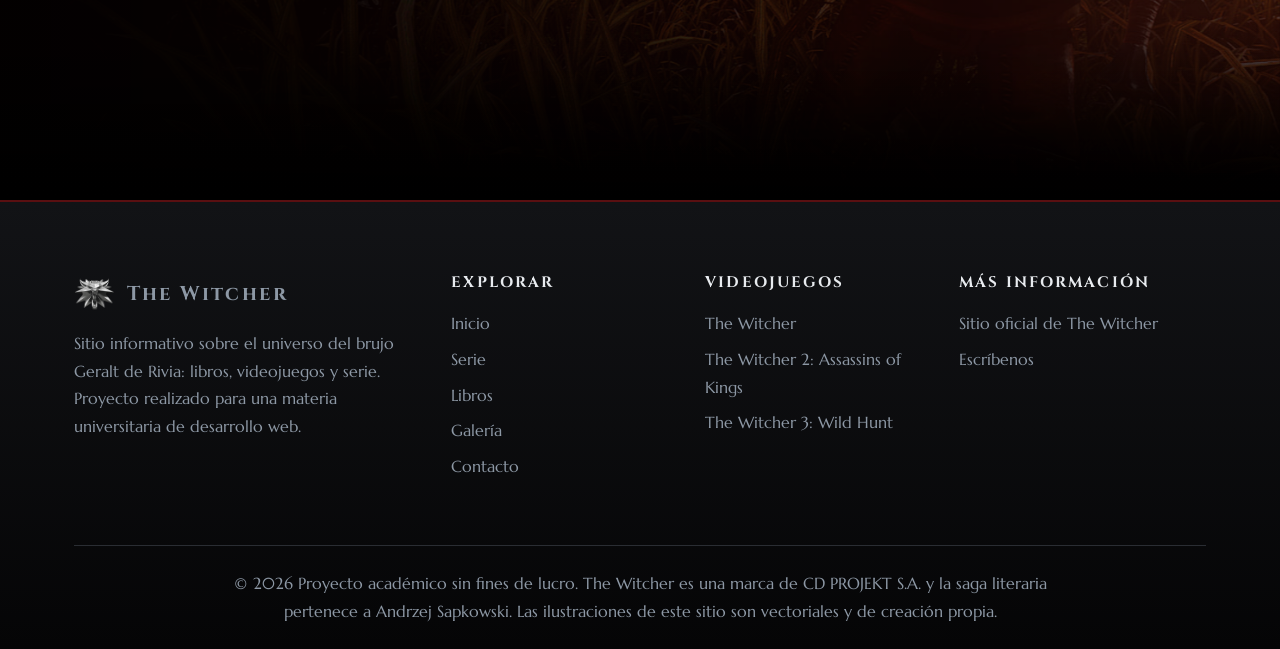
<file: witcher2.html>
<!DOCTYPE html>
<html lang="es">
<head>
  <meta charset="UTF-8">
  <meta name="viewport" content="width=device-width, initial-scale=1.0">
  <title>The Witcher | The Witcher 2: Assassins of Kings</title>
  <meta name="description" content="The Witcher 2: Assassins of Kings (2011): Geralt es acusado de matar a un rey y busca al verdadero culpable.">
  <meta name="theme-color" content="#0a0a0b">
  <link rel="icon" type="image/png" sizes="32x32" href="img/favicon-32.png">
  <link rel="apple-touch-icon" href="img/favicon-180.png">
  <link rel="preconnect" href="https://fonts.googleapis.com">
  <link rel="preconnect" href="https://fonts.gstatic.com" crossorigin>
  <link href="https://fonts.googleapis.com/css2?family=Cinzel:wght@500;600;700&family=Marcellus&display=swap" rel="stylesheet">
  <link rel="stylesheet" href="css/estilos.css">
  <link rel="stylesheet" href="css/videojuegos.css">
</head>
<body class="tema-w2">
  <a class="saltar" href="#contenido">Saltar al contenido</a>

  <header class="header" id="header">
    <div class="header-inner">
      <a href="index.html" class="logo-header" aria-label="The Witcher - Ir al inicio">
        <img src="img/the_witcher_header.png" alt="The Witcher" width="500" height="133">
      </a>

      <button class="menu-button" id="menuButton" type="button" aria-label="Abrir menú" aria-expanded="false" aria-controls="nav">
        <span></span><span></span><span></span>
      </button>

      <nav class="nav" id="nav" aria-label="Menú principal">
        <ul class="menu">
          <li><a href="index.html">Inicio</a></li>
          <li class="has-submenu">
            <span class="menu-parent active" tabindex="0" role="button" aria-haspopup="true">Videojuegos</span>
            <button class="submenu-toggle" type="button" aria-label="Mostrar opciones de videojuegos" aria-expanded="false"></button>
            <ul class="submenu">
              <li><a href="witcher1.html">The Witcher</a></li>
              <li><a href="witcher2.html" class="active" aria-current="page">The Witcher 2: Assassins of Kings</a></li>
              <li><a href="witcher3.html">The Witcher 3: Wild Hunt</a></li>
            </ul>
          </li>
          <li><a href="serie.html">Serie</a></li>
          <li><a href="libros.html">Libros</a></li>
          <li><a href="galeria.html">Galería</a></li>
          <li><a href="contacto.html">Contacto</a></li>
        </ul>
      </nav>
    </div>
  </header>

  <main id="contenido">

    <section class="vj-hero">
      <div class="vj-hero-fondo" role="img" aria-label="Ilustración de una fortaleza envuelta en humo bajo un cielo rojizo con la silueta de un brujo"></div>
      <div class="contenedor vj-hero-contenido">
        <h1 class="titulo-juego titulo-tw2"><img src="img/Titulo%20tw2.png" alt="The Witcher 2: Assassins of Kings" width="525" height="158"></h1>
        <p class="subtitulo">Un rey muerto, un brujo acusado y un asesino en fuga</p>
        <a class="boton boton-trailer" href="https://www.youtube.com/watch?v=HedLjjlSy3Y" target="_blank" rel="noopener noreferrer">▶ Ver Trailer</a>
      </div>
    </section>

    <section class="vj-carrusel" id="carrusel" data-carrusel aria-roledescription="carrusel" aria-label="Características del juego">
      <article class="vj-slide s1 activo" data-slide role="group" aria-roledescription="diapositiva" aria-label="1 de 3">
        <div class="contenedor">
          <div class="vj-slide-texto">
            <h2>Una fantasía oscura RPG</h2>
            <p>La secuela deja atrás los escenarios contenidos del primer juego y apuesta por una puesta en escena más cinematográfica. El combate se vuelve más directo y exigente, la historia pone a Geralt en medio de guerras entre reinos y el motor propio del estudio permite ciudades, bosques y campamentos con un nivel de detalle muy superior. Es el salto de un RPG cerrado a una aventura mucho más ambiciosa.</p>
          </div>
        </div>
      </article>
      <article class="vj-slide s2" data-slide role="group" aria-roledescription="diapositiva" aria-label="2 de 3">
        <div class="contenedor">
          <div class="vj-slide-texto">
            <h2>Ramificación de caminos</h2>
            <p>A mitad de la aventura tienes que elegir un bando, y esa decisión lo cambia casi todo: otros escenarios, otros aliados y otras misiones. Puede sentirse como jugar dos juegos distintos dentro de uno solo. Esa estructura invita a empezar de nuevo para descubrir qué se perdió en el camino que no elegiste.</p>
          </div>
        </div>
      </article>
      <article class="vj-slide s3" data-slide role="group" aria-roledescription="diapositiva" aria-label="3 de 3">
        <div class="contenedor">
          <div class="vj-slide-texto">
            <h2>Mundo inmersivo y detallado</h2>
            <p>Flotsam, Vergen y los campamentos en guerra son escenarios pequeños pero cargados de vida. Cada personaje tiene motivos propios, los conflictos políticos entre reinos y no humanos se sienten reales y las conversaciones importan tanto como los combates. La profundidad narrativa está en los detalles: rumores, lealtades que cambian y traiciones que se preparan desde mucho antes.</p>
          </div>
        </div>
      </article>

      <button class="vj-flecha vj-anterior" type="button" data-prev aria-label="Diapositiva anterior">&#8249;</button>
      <button class="vj-flecha vj-siguiente" type="button" data-next aria-label="Diapositiva siguiente">&#8250;</button>
    </section>
  </main>

  <footer class="footer">
    <div class="contenedor">
      <div class="footer-grid">
        <div>
          <a href="index.html" class="logo" aria-label="The Witcher - Inicio">
            <img src="img/medallon.webp" alt="" width="41" height="40">
            <span>The Witcher</span>
          </a>
          <p>Sitio informativo sobre el universo del brujo Geralt de Rivia: libros, videojuegos y serie. Proyecto realizado para una materia universitaria de desarrollo web.</p>
        </div>

        <div>
          <h3>Explorar</h3>
          <ul>
            <li><a href="index.html">Inicio</a></li>
            <li><a href="serie.html">Serie</a></li>
            <li><a href="libros.html">Libros</a></li>
            <li><a href="galeria.html">Galería</a></li>
            <li><a href="contacto.html">Contacto</a></li>
          </ul>
        </div>

        <div>
          <h3>Videojuegos</h3>
          <ul>
            <li><a href="witcher1.html">The Witcher</a></li>
            <li><a href="witcher2.html">The Witcher 2: Assassins of Kings</a></li>
            <li><a href="witcher3.html">The Witcher 3: Wild Hunt</a></li>
          </ul>
        </div>

        <div>
          <h3>Más información</h3>
          <ul>
            <li><a href="https://thewitcher.com" target="_blank" rel="noopener noreferrer">Sitio oficial de The Witcher</a></li>
            <li><a href="contacto.html">Escríbenos</a></li>
          </ul>
        </div>
      </div>

      <div class="footer-inferior">
        <p>&copy; <span id="year">2026</span> Proyecto académico sin fines de lucro. The Witcher es una marca de CD PROJEKT S.A. y la saga literaria pertenece a Andrzej Sapkowski. Las ilustraciones de este sitio son vectoriales y de creación propia.</p>
      </div>
    </div>
  </footer>

  <script src="js/videojuegos.js"></script>
  <script src="js/script.js"></script>
</body>
</html>
</file>
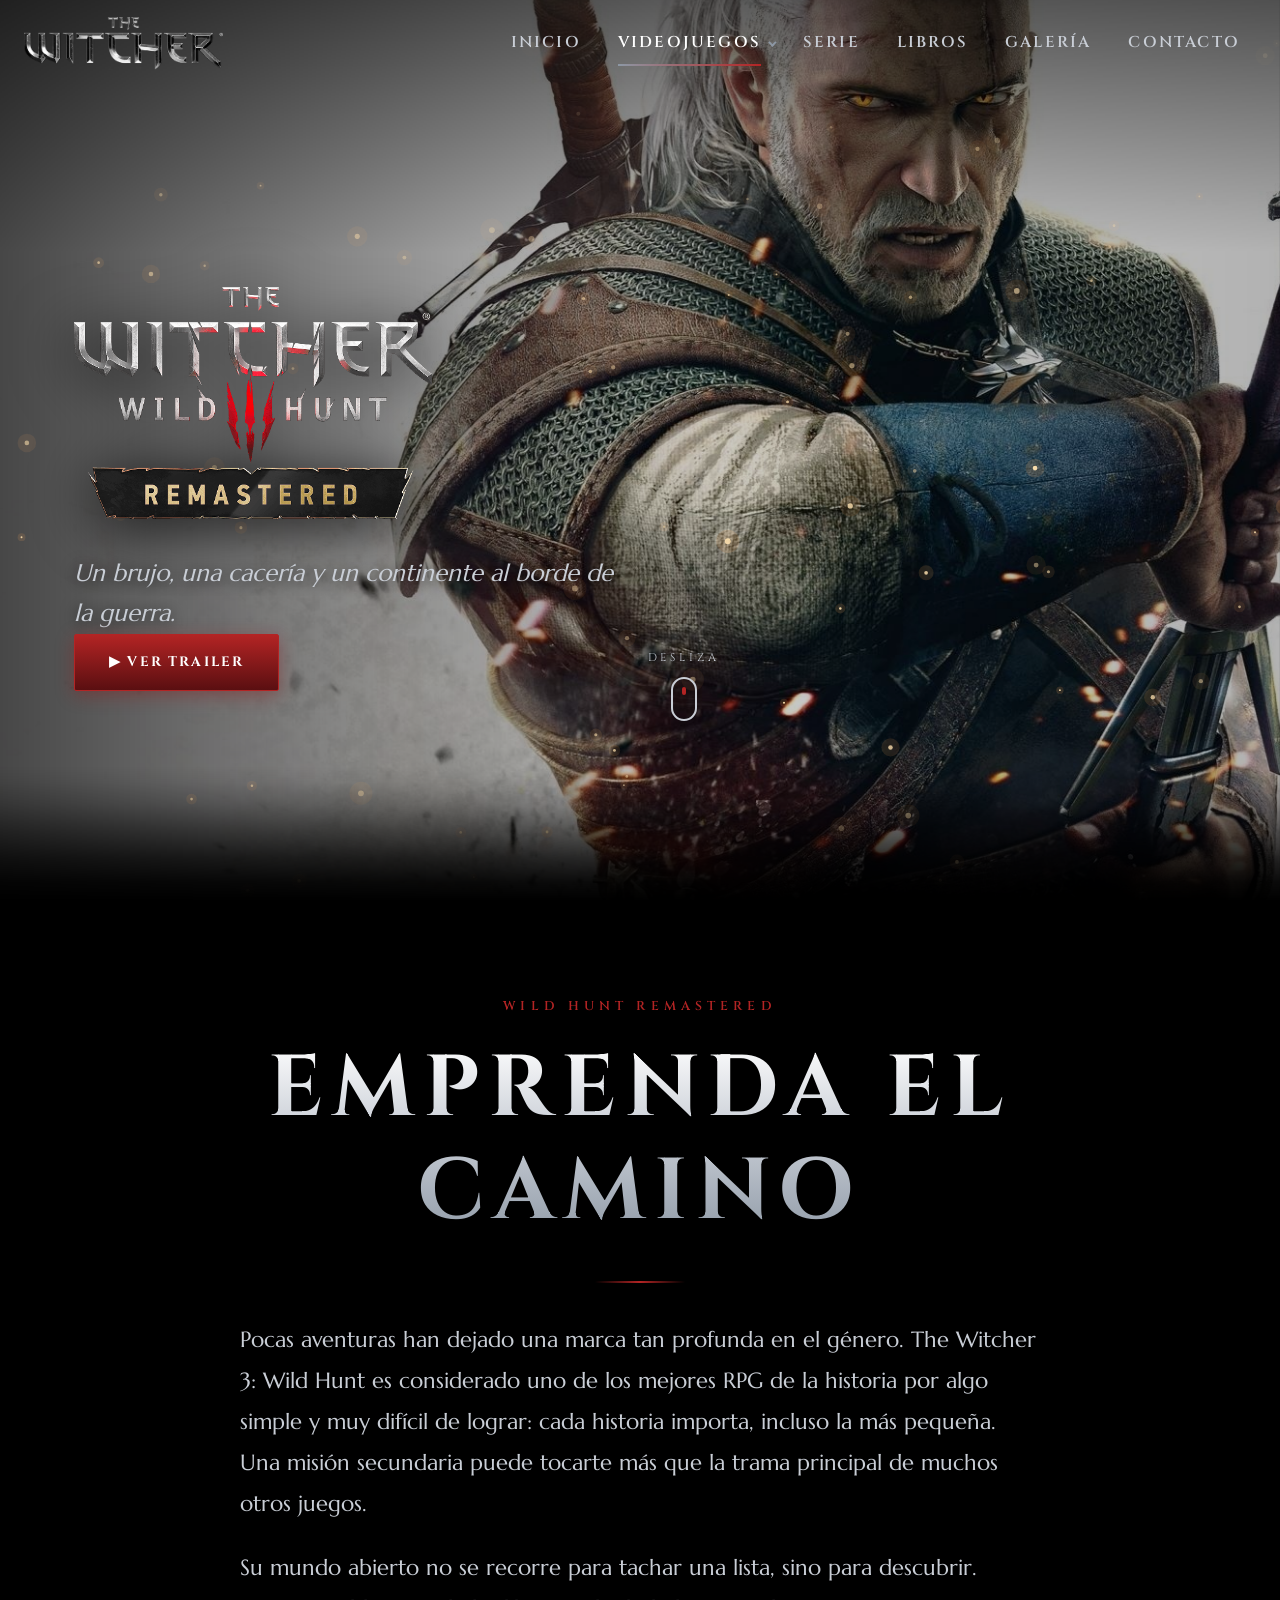
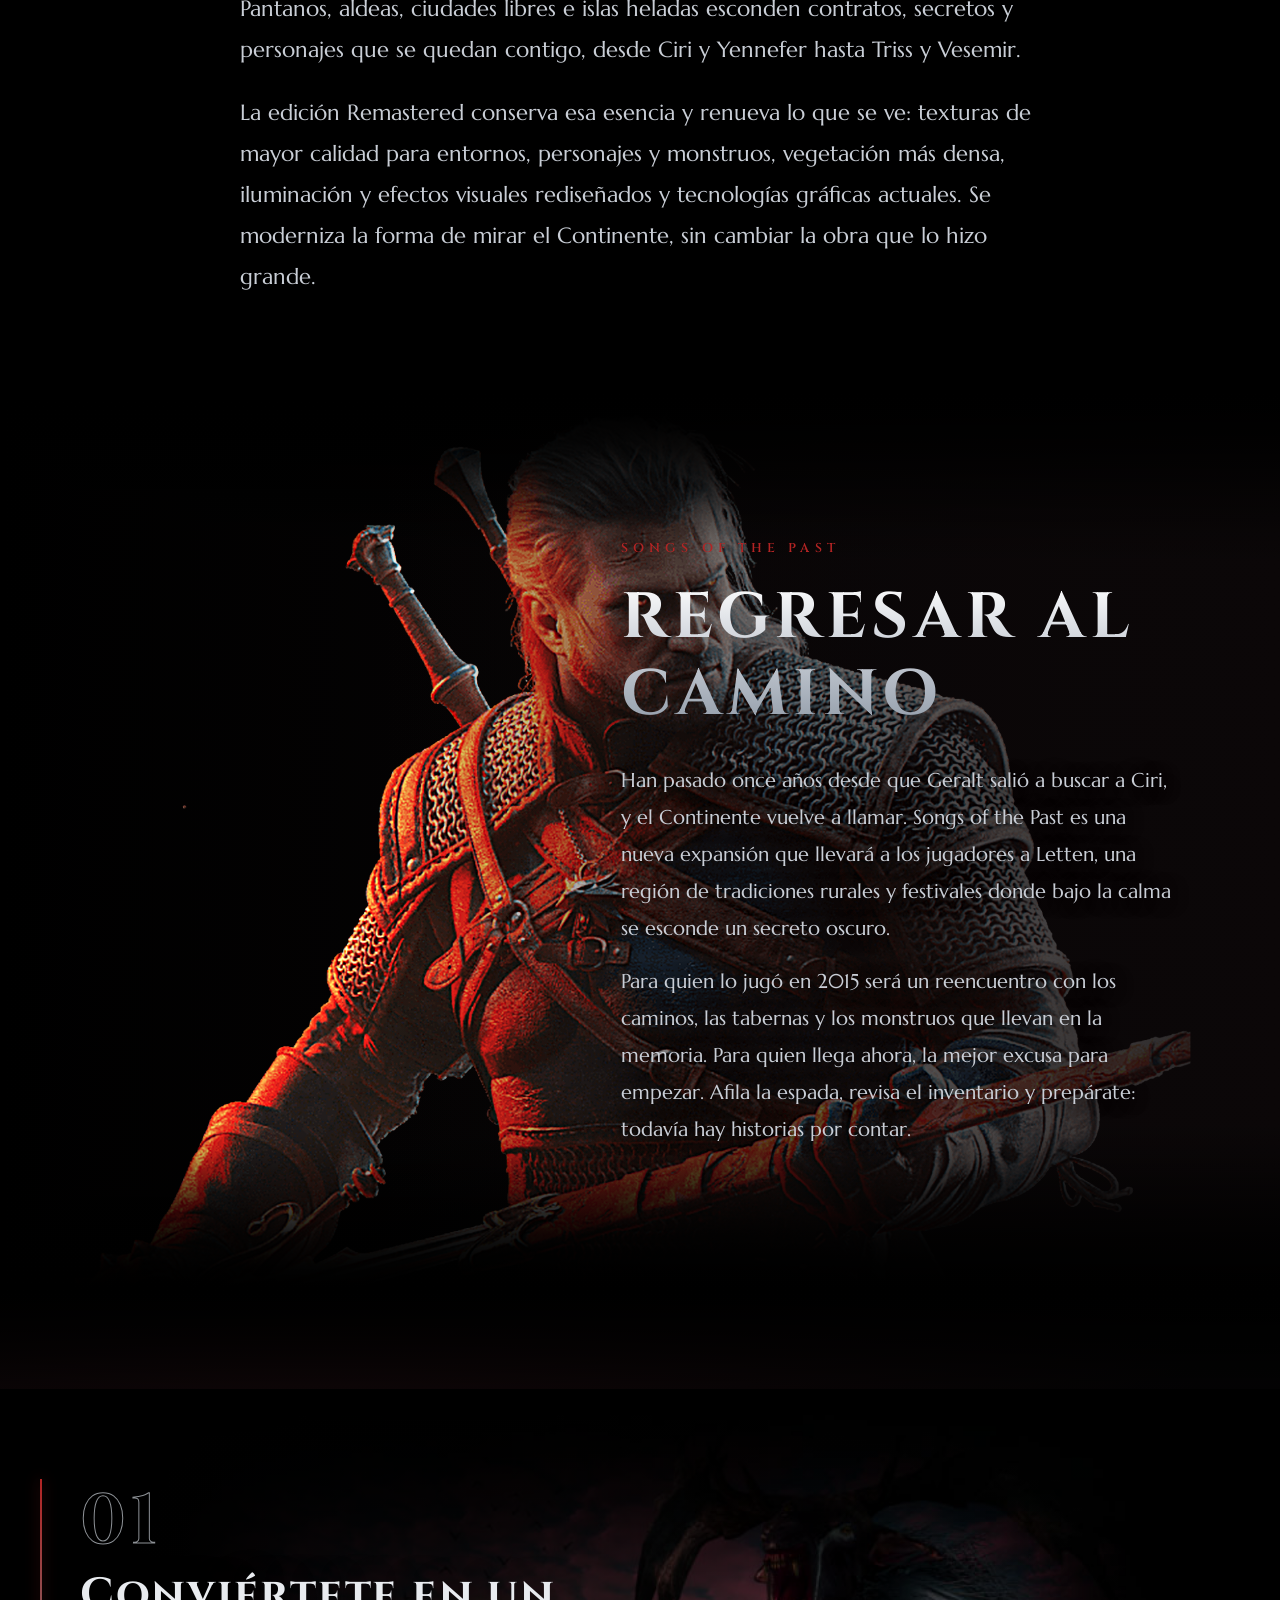
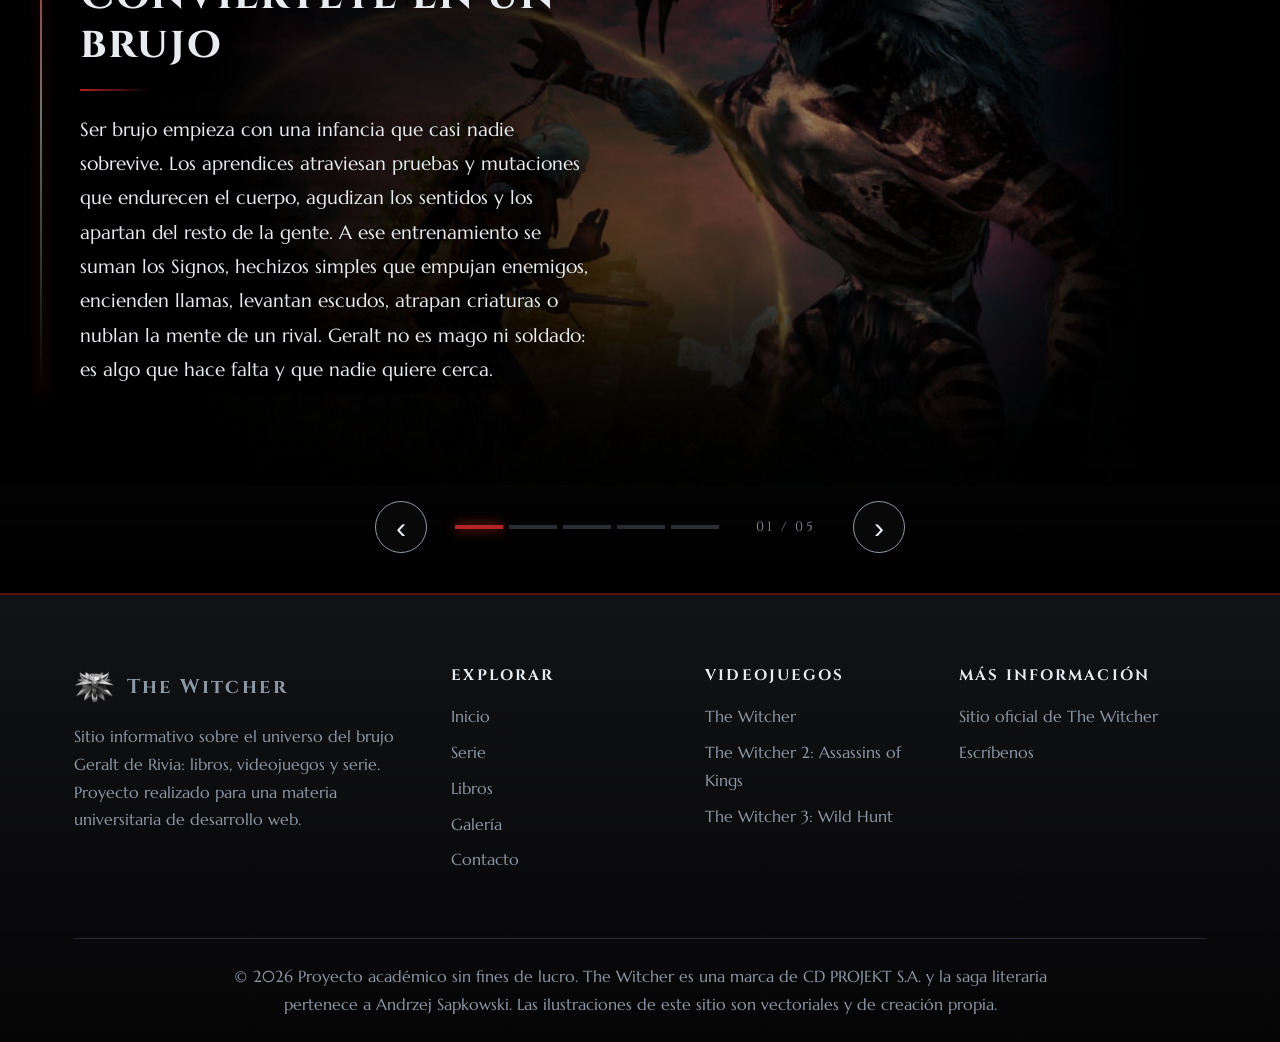
<file: witcher3.html>
<!DOCTYPE html>
<html lang="es">
<head>
  <meta charset="UTF-8">
  <meta name="viewport" content="width=device-width, initial-scale=1.0">
  <title>The Witcher | The Witcher 3: Wild Hunt</title>
  <meta name="description" content="The Witcher 3: Wild Hunt: la aventura de Geralt en un mundo abierto, la edición Remastered y la expansión Songs of the Past.">
  <meta name="theme-color" content="#0a0a0b">
  <link rel="icon" type="image/png" sizes="32x32" href="img/favicon-32.png">
  <link rel="apple-touch-icon" href="img/favicon-180.png">
  <link rel="preconnect" href="https://fonts.googleapis.com">
  <link rel="preconnect" href="https://fonts.gstatic.com" crossorigin>
  <link href="https://fonts.googleapis.com/css2?family=Cinzel:wght@500;600;700&family=Marcellus&display=swap" rel="stylesheet">
  <link rel="stylesheet" href="css/estilos.css">
  <link rel="stylesheet" href="css/videojuegos.css">
</head>
<body class="tema-w3">
  <a class="saltar" href="#contenido">Saltar al contenido</a>

  <header class="header" id="header">
    <div class="header-inner">
      <a href="index.html" class="logo-header" aria-label="The Witcher - Ir al inicio">
        <img src="img/the_witcher_header.png" alt="The Witcher" width="500" height="133">
      </a>

      <button class="menu-button" id="menuButton" type="button" aria-label="Abrir menú" aria-expanded="false" aria-controls="nav">
        <span></span><span></span><span></span>
      </button>

      <nav class="nav" id="nav" aria-label="Menú principal">
        <ul class="menu">
          <li><a href="index.html">Inicio</a></li>
          <li class="has-submenu">
            <span class="menu-parent active" tabindex="0" role="button" aria-haspopup="true">Videojuegos</span>
            <button class="submenu-toggle" type="button" aria-label="Mostrar opciones de videojuegos" aria-expanded="false"></button>
            <ul class="submenu">
              <li><a href="witcher1.html">The Witcher</a></li>
              <li><a href="witcher2.html">The Witcher 2: Assassins of Kings</a></li>
              <li><a href="witcher3.html" class="active" aria-current="page">The Witcher 3: Wild Hunt</a></li>
            </ul>
          </li>
          <li><a href="serie.html">Serie</a></li>
          <li><a href="libros.html">Libros</a></li>
          <li><a href="galeria.html">Galería</a></li>
          <li><a href="contacto.html">Contacto</a></li>
        </ul>
      </nav>
    </div>
  </header>

  <main id="contenido">

    <section class="w3-hero" id="w3-hero">
      <div class="w3-hero-fondo" data-parallax role="img" aria-label="Ilustración de un brujo con dos espadas sobre un risco, frente a un sol que se pone detrás de las montañas">
        <div class="w3-hero-imagen"></div>
      </div>
      <div class="w3-hero-sombra"></div>
      <canvas class="w3-brasas" aria-hidden="true"></canvas>

      <div class="contenedor w3-hero-contenido" data-desvanecer>
        <h1 class="titulo-juego titulo-tw3"><img src="img/Titulo%20tw3.png" alt="The Witcher 3: Wild Hunt Remastered" width="600" height="391"></h1>
        <p class="w3-subtitulo">Un brujo, una cacería y un continente al borde de la guerra.</p>
        <a class="boton boton-trailer reveal" href="https://www.youtube.com/watch?v=nYwe_WHARdc" target="_blank" rel="noopener noreferrer">▶ Ver Trailer</a>
      </div>

      <button class="w3-scroll" type="button" data-scroll="camino" aria-label="Bajar a la siguiente sección">
        <span>Desliza</span>
        <span class="w3-scroll-raton"><span></span></span>
      </button>
    </section>

    <section class="w3-camino" id="camino">
      <div class="w3-camino-contenido">
        <span class="w3-etiqueta reveal">Wild Hunt Remastered</span>
        <h2 class="texto-plata reveal" data-retraso="150">Emprenda el camino</h2>
        <div class="w3-linea reveal" data-retraso="300"></div>
        <p class="reveal" data-retraso="450" style="text-align: left">Pocas aventuras han dejado una marca tan profunda en el género. The Witcher 3: Wild Hunt es considerado uno de los mejores RPG de la historia por algo simple y muy difícil de lograr: cada historia importa, incluso la más pequeña. Una misión secundaria puede tocarte más que la trama principal de muchos otros juegos.</p>
        <p class="reveal" data-retraso="600" style="text-align: left">Su mundo abierto no se recorre para tachar una lista, sino para descubrir. Pantanos, aldeas, ciudades libres e islas heladas esconden contratos, secretos y personajes que se quedan contigo, desde Ciri y Yennefer hasta Triss y Vesemir.</p>
        <p class="reveal" data-retraso="750" style="text-align: left">La edición Remastered conserva esa esencia y renueva lo que se ve: texturas de mayor calidad para entornos, personajes y monstruos, vegetación más densa, iluminación y efectos visuales rediseñados y tecnologías gráficas actuales. Se moderniza la forma de mirar el Continente, sin cambiar la obra que lo hizo grande.</p>
      </div>
    </section>

    <section class="w3-regresar" id="regresar">
      <div class="w3-regresar-imagen reveal-izq">
        <img src="img/tw3/geralt tw3 png.png" alt="Geralt de Rivia con su espada de plata en la mano" width="1163" height="680" loading="lazy">
      </div>
      <div class="w3-regresar-texto">
        <span class="w3-etiqueta reveal">Songs of the Past</span>
        <h2 class="texto-plata reveal" data-retraso="150">Regresar al camino</h2>
        <p class="reveal" data-retraso="300">Han pasado once años desde que Geralt salió a buscar a Ciri, y el Continente vuelve a llamar. Songs of the Past es una nueva expansión que llevará a los jugadores a Letten, una región de tradiciones rurales y festivales donde bajo la calma se esconde un secreto oscuro.</p>
        <p class="reveal" data-retraso="450">Para quien lo jugó en 2015 será un reencuentro con los caminos, las tabernas y los monstruos que llevan en la memoria. Para quien llega ahora, la mejor excusa para empezar. Afila la espada, revisa el inventario y prepárate: todavía hay historias por contar.</p>
      </div>
    </section>

    <section class="w3-carrusel" id="carrusel" data-carrusel data-autoplay="9000" aria-roledescription="carrusel" aria-label="Aventura, combate, mundo y expansiones de The Witcher 3">
      <div class="w3-slides">
        <article class="w3-slide activo w3-fondo-1" data-slide role="group" aria-roledescription="diapositiva" aria-label="1 de 5">
          <div class="w3-slide-texto">
            <span class="w3-num" aria-hidden="true">01</span>
            <h3>Conviértete en un brujo</h3>
            <p>Ser brujo empieza con una infancia que casi nadie sobrevive. Los aprendices atraviesan pruebas y mutaciones que endurecen el cuerpo, agudizan los sentidos y los apartan del resto de la gente. A ese entrenamiento se suman los Signos, hechizos simples que empujan enemigos, encienden llamas, levantan escudos, atrapan criaturas o nublan la mente de un rival. Geralt no es mago ni soldado: es algo que hace falta y que nadie quiere cerca.</p>
          </div>
        </article>
        <article class="w3-slide invertido w3-fondo-2" data-slide role="group" aria-roledescription="diapositiva" aria-label="2 de 5">
          <div class="w3-slide-texto">
            <span class="w3-num" aria-hidden="true">02</span>
            <h3>Domina el combate dinámico</h3>
            <p>Cada pelea es un pequeño rompecabezas. La espada de acero sirve contra humanos, la de plata contra monstruos, y los Signos marcan el ritmo del combate. Las pociones y los aceites preparan al brujo antes de la batalla, y esquivar, rodar o contraatacar a tiempo decide quién sigue en pie. La mejor victoria suele ser la que se planeó antes de desenvainar.</p>
          </div>
        </article>
        <article class="w3-slide w3-fondo-3" data-slide role="group" aria-roledescription="diapositiva" aria-label="3 de 5">
          <div class="w3-slide-texto">
            <span class="w3-num" aria-hidden="true">03</span>
            <h3>Explora un mundo abierto de fantasía gigante</h3>
            <p>Velen, con sus pantanos y aldeas olvidadas; Novigrad, una gran ciudad libre y peligrosa; las islas de Skellige, con sus fiordos y clanes guerreros; y la fortaleza de Kaer Morhen, refugio de los brujos. El Continente es enorme y está lleno de vida: cada colina esconde una cueva, un campamento, un monstruo o una historia que nadie te obligó a buscar.</p>
          </div>
        </article>
        <article class="w3-slide invertido w3-fondo-4" data-slide role="group" aria-roledescription="diapositiva" aria-label="4 de 5">
          <div class="w3-slide-texto">
            <span class="w3-num" aria-hidden="true">04</span>
            <h3>Forja tu historia legendaria</h3>
            <p>Tus decisiones no se quedan en el diálogo. Elegir a quién ayudar, a quién perdonar y qué callar puede cambiar el destino de personajes queridos, el equilibrio entre reinos y la forma en que termina la historia de Ciri. Hay varios finales posibles, y cada uno refleja el camino que fuiste construyendo, muchas veces sin darte cuenta.</p>
          </div>
        </article>
        <article class="w3-slide w3-fondo-5" data-slide role="group" aria-roledescription="diapositiva" aria-label="5 de 5">
          <div class="w3-slide-texto">
            <span class="w3-num" aria-hidden="true">05</span>
            <h3>El camino continúa con las expansiones</h3>
            <p>Hearts of Stone y Blood and Wine son mucho más que contenido extra: cada una cuenta una historia completa, con personajes memorables y misiones que compiten con las mejores del juego base. Hearts of Stone es un relato oscuro sobre un pacto y sus consecuencias; Blood and Wine lleva a Geralt a Toussaint, un ducado soleado donde también se esconden secretos y crímenes. Muchos jugadores las consideran entre las mejores expansiones que ha tenido un RPG.</p>
          </div>
        </article>
      </div>

      <div class="w3-controles">
        <button class="w3-flecha" type="button" data-prev aria-label="Diapositiva anterior">&#8249;</button>
        <div class="w3-puntos"><button class="w3-punto" type="button" data-dot aria-label="Ir a la diapositiva 1"></button><button class="w3-punto" type="button" data-dot aria-label="Ir a la diapositiva 2"></button><button class="w3-punto" type="button" data-dot aria-label="Ir a la diapositiva 3"></button><button class="w3-punto" type="button" data-dot aria-label="Ir a la diapositiva 4"></button><button class="w3-punto" type="button" data-dot aria-label="Ir a la diapositiva 5"></button></div>
        <span class="w3-contador" data-contador aria-live="off">01 / 05</span>
        <button class="w3-flecha" type="button" data-next aria-label="Diapositiva siguiente">&#8250;</button>
      </div>
    </section>
  </main>

  <footer class="footer">
    <div class="contenedor">
      <div class="footer-grid">
        <div>
          <a href="index.html" class="logo" aria-label="The Witcher - Inicio">
            <img src="img/medallon.webp" alt="" width="41" height="40">
            <span>The Witcher</span>
          </a>
          <p>Sitio informativo sobre el universo del brujo Geralt de Rivia: libros, videojuegos y serie. Proyecto realizado para una materia universitaria de desarrollo web.</p>
        </div>

        <div>
          <h3>Explorar</h3>
          <ul>
            <li><a href="index.html">Inicio</a></li>
            <li><a href="serie.html">Serie</a></li>
            <li><a href="libros.html">Libros</a></li>
            <li><a href="galeria.html">Galería</a></li>
            <li><a href="contacto.html">Contacto</a></li>
          </ul>
        </div>

        <div>
          <h3>Videojuegos</h3>
          <ul>
            <li><a href="witcher1.html">The Witcher</a></li>
            <li><a href="witcher2.html">The Witcher 2: Assassins of Kings</a></li>
            <li><a href="witcher3.html">The Witcher 3: Wild Hunt</a></li>
          </ul>
        </div>

        <div>
          <h3>Más información</h3>
          <ul>
            <li><a href="https://thewitcher.com" target="_blank" rel="noopener noreferrer">Sitio oficial de The Witcher</a></li>
            <li><a href="contacto.html">Escríbenos</a></li>
          </ul>
        </div>
      </div>

      <div class="footer-inferior">
        <p>&copy; <span id="year">2026</span> Proyecto académico sin fines de lucro. The Witcher es una marca de CD PROJEKT S.A. y la saga literaria pertenece a Andrzej Sapkowski. Las ilustraciones de este sitio son vectoriales y de creación propia.</p>
      </div>
    </div>
  </footer>

  <script src="js/videojuegos.js"></script>
  <script src="js/script.js"></script>
</body>
</html>
</file>
<file: css/estilos.css>
/* ==========================================================
   THE WITCHER - Sitio informativo
   Estilos generales (Dark Fantasy)
   Índice:
   1. Variables y reset
   2. Tipografía y utilidades
   3. Header y menú
   4. Botones
   5. Hero (inicio) y encabezados de página
   6. Secciones y tarjetas
   7. Videojuegos
   8. Serie
   9. Libros
   10. Galería y lightbox
   11. Formulario de contacto
   12. Footer
   13. Responsive
   ========================================================== */

/* ---------- 1. Variables y reset ---------- */
:root {
  --negro: #0a0a0b;
  --carbon: #121316;
  --gris-oscuro: #1b1d21;
  --gris: #2a2d33;
  --acero: #8d98a5;
  --plata: #c9ced6;
  --plata-claro: #e8ebef;
  --rojo: #8b1a1a;
  --rojo-oscuro: #5a0f11;
  --rojo-brillo: #b32424;
  --dorado: #d9a441;

  --fuente-titulos: "Cinzel", "Trajan Pro", Georgia, "Times New Roman", serif;
  --fuente-texto: "Marcellus", Georgia, "Times New Roman", serif;

  --alto-header: 76px;
  --ancho-max: 1180px;
  --transicion: 0.35s ease;
}

*,
*::before,
*::after {
  box-sizing: border-box;
  margin: 0;
  padding: 0;
}

html {
  scroll-behavior: smooth;
  scroll-padding-top: calc(var(--alto-header) + 16px);
}

body {
  font-family: var(--fuente-texto);
  font-size: 1.15rem;
  line-height: 1.7;
  color: var(--plata);
  background: var(--negro);
  background-image: radial-gradient(ellipse at top, #16181c 0%, var(--negro) 60%);
  background-attachment: fixed;
  overflow-x: hidden;
}

body.menu-abierto {
  overflow: hidden;
}

img {
  display: block;
  max-width: 100%;
  height: auto;
}

a {
  color: var(--plata-claro);
  text-decoration: none;
  transition: color var(--transicion);
}

a:hover {
  color: var(--rojo-brillo);
}

ul {
  list-style: none;
}

:focus-visible {
  outline: 2px solid var(--dorado);
  outline-offset: 3px;
}

.solo-lectores {
  position: absolute;
  width: 1px;
  height: 1px;
  overflow: hidden;
  clip: rect(0 0 0 0);
  white-space: nowrap;
}

/* ---------- 2. Tipografía y utilidades ---------- */
h1,
h2,
h3,
h4 {
  font-family: var(--fuente-titulos);
  font-weight: 700;
  line-height: 1.2;
  color: var(--plata-claro);
  letter-spacing: 0.04em;
}

h1 {
  font-size: clamp(2.6rem, 7vw, 5.2rem);
}

h2 {
  font-size: clamp(1.8rem, 4vw, 2.6rem);
}

h3 {
  font-size: 1.3rem;
}

p + p {
  margin-top: 1rem;
}

.contenedor {
  width: 100%;
  max-width: var(--ancho-max);
  margin: 0 auto;
  padding: 0 24px;
}

.seccion {
  padding: 96px 0;
}

.seccion.oscura {
  background: linear-gradient(180deg, var(--carbon), var(--negro));
  border-top: 1px solid var(--gris);
  border-bottom: 1px solid var(--gris);
}

.titulo-seccion {
  text-align: center;
  max-width: 720px;
  margin: 0 auto 56px;
}

.titulo-seccion h2::after {
  content: "";
  display: block;
  width: 140px;
  height: 2px;
  margin: 20px auto 0;
  background: linear-gradient(90deg, transparent, var(--acero), var(--rojo-brillo), var(--acero), transparent);
}

.titulo-seccion p {
  margin-top: 16px;
  color: var(--acero);
}

.texto-plata {
  background: linear-gradient(180deg, #ffffff 0%, var(--plata) 45%, var(--acero) 100%);
  -webkit-background-clip: text;
  background-clip: text;
  color: transparent;
}

/* ---------- 3. Header y menú ---------- */
.header {
  position: fixed;
  top: 0;
  left: 0;
  width: 100%;
  height: var(--alto-header);
  z-index: 100;
  background: transparent;
  border-bottom: none;
  box-shadow: none;
  transition: background 0.45s ease, box-shadow 0.45s ease, height var(--transicion);
}

.header.scrolled {
  --alto-header: 64px;
  height: 64px;
  /*
   * No es un bloque sólido: el negro se concentra arriba y
   * desaparece gradualmente hacia la parte inferior.
   */
  background: linear-gradient(
    180deg,
    rgba(0, 0, 0, 0.96) 0%,
    rgba(0, 0, 0, 0.78) 42%,
    rgba(0, 0, 0, 0.34) 76%,
    rgba(0, 0, 0, 0) 100%
  );
  border-bottom: none;
  box-shadow: none;
  backdrop-filter: none;
}

.header-inner {
  display: flex;
  align-items: center;
  justify-content: space-between;
  height: 100%;
  max-width: 1320px;
  margin: 0 auto;
  padding: 0 24px;
}

.logo {
  display: flex;
  align-items: center;
  gap: 12px;
  font-family: var(--fuente-titulos);
  font-size: 1.25rem;
  font-weight: 700;
  letter-spacing: 0.12em;
  color: var(--plata-claro);
}

.logo img {
  width: 40px;
  height: 40px;
  transition: transform var(--transicion), filter var(--transicion);
}

.logo:hover img {
  transform: rotate(-12deg) scale(1.08);
  filter: drop-shadow(0 0 8px rgba(201, 206, 214, 0.6));
}

.logo:hover {
  color: var(--plata-claro);
}

.nav {
  display: flex;
}

.menu {
  display: flex;
  align-items: center;
  gap: 4px;
}

.menu > li {
  position: relative;
  display: flex;
  align-items: center;
}

.menu a {
  position: relative;
  display: block;
  padding: 26px 14px;
  font-family: var(--fuente-titulos);
  font-size: 0.85rem;
  font-weight: 600;
  letter-spacing: 0.14em;
  text-transform: uppercase;
  color: var(--plata);
}

.menu > li > a::after {
  content: "";
  position: absolute;
  left: 14px;
  right: 14px;
  bottom: 18px;
  height: 2px;
  background: linear-gradient(90deg, var(--acero), var(--rojo-brillo));
  transform: scaleX(0);
  transform-origin: left;
  transition: transform var(--transicion);
}

.menu > li > a:hover,
.menu > li > a.active {
  color: #ffffff;
}

.menu > li > a:hover::after,
.menu > li > a.active::after {
  transform: scaleX(1);
}

/* Submenú */
.submenu-toggle {
  display: none;
}

.has-submenu > a {
  padding-right: 6px;
}

.has-submenu::after {
  content: "";
  width: 6px;
  height: 6px;
  margin-right: 8px;
  border-right: 2px solid var(--acero);
  border-bottom: 2px solid var(--acero);
  transform: rotate(45deg) translateY(-2px);
  transition: transform var(--transicion), border-color var(--transicion);
  pointer-events: none;
}

.has-submenu:hover::after,
.has-submenu:focus-within::after {
  transform: rotate(225deg) translateY(-2px);
  border-color: var(--rojo-brillo);
}

.submenu {
  position: absolute;
  top: 100%;
  left: 0;
  min-width: 320px;
  padding: 8px 0;
  background: rgba(12, 12, 14, 0.98);
  border: 1px solid var(--gris);
  border-top: 2px solid var(--rojo);
  box-shadow: 0 18px 40px rgba(0, 0, 0, 0.8);
  opacity: 0;
  visibility: hidden;
  transform: translateY(10px);
  transition: opacity var(--transicion), transform var(--transicion), visibility var(--transicion);
}

.has-submenu:hover .submenu,
.has-submenu:focus-within .submenu {
  opacity: 1;
  visibility: visible;
  transform: translateY(0);
}

.submenu a {
  padding: 14px 22px;
  font-size: 0.8rem;
  border-left: 3px solid transparent;
}

.submenu a:hover {
  color: #ffffff;
  background: linear-gradient(90deg, rgba(139, 26, 26, 0.35), transparent);
  border-left-color: var(--rojo-brillo);
}

/* Botón hamburguesa */
.menu-button {
  display: none;
  position: relative;
  width: 44px;
  height: 44px;
  background: transparent;
  border: 1px solid var(--gris);
  border-radius: 4px;
  cursor: pointer;
  transition: border-color var(--transicion);
}

.menu-button:hover {
  border-color: var(--acero);
}

.menu-button span {
  position: absolute;
  left: 11px;
  width: 20px;
  height: 2px;
  background: var(--plata-claro);
  transition: transform var(--transicion), opacity var(--transicion), top var(--transicion);
}

.menu-button span:nth-child(1) { top: 14px; }
.menu-button span:nth-child(2) { top: 21px; }
.menu-button span:nth-child(3) { top: 28px; }

.menu-button.abierto span:nth-child(1) { top: 21px; transform: rotate(45deg); }
.menu-button.abierto span:nth-child(2) { opacity: 0; }
.menu-button.abierto span:nth-child(3) { top: 21px; transform: rotate(-45deg); }

.menu-overlay {
  position: fixed;
  inset: 0;
  z-index: 90;
  background: rgba(0, 0, 0, 0.7);
  opacity: 0;
  visibility: hidden;
  transition: opacity var(--transicion), visibility var(--transicion);
}

.menu-overlay.visible {
  opacity: 1;
  visibility: visible;
}

/* ---------- 4. Botones ---------- */
.boton {
  position: relative;
  display: inline-block;
  padding: 16px 34px;
  overflow: hidden;
  font-family: var(--fuente-titulos);
  font-size: 0.85rem;
  font-weight: 700;
  letter-spacing: 0.16em;
  text-transform: uppercase;
  color: #ffffff;
  background: linear-gradient(180deg, var(--rojo-brillo), var(--rojo-oscuro));
  border: 1px solid var(--rojo-brillo);
  border-radius: 2px;
  cursor: pointer;
  box-shadow: 0 4px 18px rgba(139, 26, 26, 0.45);
  transition: transform var(--transicion), box-shadow var(--transicion), border-color var(--transicion);
}

.boton::after {
  content: "";
  position: absolute;
  top: 0;
  left: -80%;
  width: 50%;
  height: 100%;
  background: linear-gradient(100deg, transparent, rgba(255, 255, 255, 0.35), transparent);
  transform: skewX(-20deg);
  transition: left 0.7s ease;
}

.boton:hover {
  color: #ffffff;
  transform: translateY(-3px);
  border-color: var(--plata);
  box-shadow: 0 10px 28px rgba(179, 36, 36, 0.55);
}

.boton:hover::after {
  left: 130%;
}

.boton:active {
  transform: translateY(-1px);
}

.boton-plata {
  color: var(--plata-claro);
  background: transparent;
  border-color: var(--acero);
  box-shadow: none;
}

.boton-plata:hover {
  color: #ffffff;
  background: rgba(201, 206, 214, 0.08);
  box-shadow: 0 0 22px rgba(201, 206, 214, 0.25);
}

.boton:disabled {
  opacity: 0.6;
  cursor: not-allowed;
}

.enlace-flecha {
  display: inline-block;
  font-family: var(--fuente-titulos);
  font-size: 0.8rem;
  font-weight: 700;
  letter-spacing: 0.14em;
  text-transform: uppercase;
  color: var(--plata-claro);
  padding-bottom: 4px;
  border-bottom: 1px solid var(--rojo-brillo);
  transition: letter-spacing var(--transicion), color var(--transicion);
}

.enlace-flecha:hover {
  letter-spacing: 0.22em;
  color: #ffffff;
}

/* ---------- 5. Hero y encabezados de página ---------- */
.hero {
  position: relative;
  min-height: 100vh;
  min-height: 100svh;
  display: flex;
  align-items: center;
  justify-content: center;
  overflow: hidden;
  background: #000000;
}

.hero-modelo {
  isolation: isolate;
}

.modelo-3d {
  position: relative;
  z-index: 3;
  display: flex;
  align-items: center;
  justify-content: center;
  width: min(82vw, 760px);
  height: min(82vw, 760px);
  min-height: 360px;
  min-width: 360px;
}

.modelo-3d canvas {
  display: block;
  width: 100% !important;
  height: 100% !important;
  filter: drop-shadow(0 0 35px rgba(179, 36, 36, 0.28));
}

.hero-neblina {
  position: absolute;
  inset: -10%;
  z-index: 2;
  pointer-events: none;
  opacity: 0.58;
  overflow: hidden;
  -webkit-mask-image: radial-gradient(ellipse at center, transparent 0%, transparent 46%, rgba(0,0,0,.35) 67%, #000 100%);
  mask-image: radial-gradient(ellipse at center, transparent 0%, transparent 46%, rgba(0,0,0,.35) 67%, #000 100%);
}

.hero-neblina::before,
.hero-neblina::after {
  content: "";
  position: absolute;
  inset: 0;
  pointer-events: none;
  filter: blur(22px);
}

.hero-neblina::before {
  background:
    radial-gradient(ellipse 38% 24% at 0% 12%, rgba(185, 190, 196, .10), transparent 72%),
    radial-gradient(ellipse 34% 28% at 100% 20%, rgba(185, 190, 196, .08), transparent 72%),
    radial-gradient(ellipse 42% 24% at 4% 88%, rgba(185, 190, 196, .07), transparent 74%),
    radial-gradient(ellipse 40% 25% at 96% 86%, rgba(185, 190, 196, .08), transparent 74%);
  animation: neblina-lenta 14s ease-in-out infinite alternate;
}

.hero-neblina::after {
  background:
    radial-gradient(ellipse 22% 15% at 8% 48%, rgba(120, 126, 132, .055), transparent 75%),
    radial-gradient(ellipse 24% 16% at 92% 54%, rgba(120, 126, 132, .045), transparent 75%);
  animation: neblina-lenta 19s ease-in-out infinite alternate-reverse;
}

@keyframes neblina-lenta {
  from { transform: translate3d(-1.5%, 0, 0) scale(1); opacity: .72; }
  to { transform: translate3d(1.5%, -1%, 0) scale(1.035); opacity: 1; }
}

.indicador-scroll {
  position: absolute;
  z-index: 2;
  left: 50%;
  bottom: 30px;
  display: flex;
  align-items: flex-start;
  justify-content: center;
  width: 34px;
  height: 52px;
  transform: translateX(-50%);
  border: 1px solid rgba(201, 206, 214, 0.48);
  border-radius: 18px;
  transition: border-color var(--transicion), opacity var(--transicion);
}

.indicador-scroll span {
  width: 5px;
  height: 9px;
  margin-top: 9px;
  background: var(--plata-claro);
  border-radius: 3px;
  box-shadow: 0 0 10px rgba(201, 206, 214, 0.5);
  animation: scroll-indicador 1.8s ease-in-out infinite;
}

.indicador-scroll:hover {
  border-color: var(--rojo-brillo);
}

.presentacion-home {
  position: relative;
  min-height: 100vh;
  min-height: 100svh;
  display: flex;
  align-items: center;
  justify-content: center;
  overflow: hidden;
  text-align: center;
  background:
    radial-gradient(circle at 50% 35%, rgba(80, 18, 18, 0.16), transparent 38%),
    linear-gradient(180deg, #070708 0%, #0b0b0d 55%, #050506 100%);
}

.presentacion-home::before {
  content: "";
  position: absolute;
  inset: 0;
  background-image:
    linear-gradient(180deg, rgba(0, 0, 0, 0.55) 0%, rgba(0, 0, 0, 0.42) 50%, rgba(0, 0, 0, 0.72) 100%),
    url("../img/Galeria/Banner.jpeg");
  background-repeat: no-repeat;
  background-size: cover;
  background-position: center center;
  pointer-events: none;
}

.presentacion-home-contenido {
  position: relative;
  z-index: 1;
  max-width: 900px;
}

.presentacion-kicker {
  margin-bottom: 18px;
  font-family: var(--fuente-titulos);
  font-size: clamp(0.8rem, 1.5vw, 1rem);
  letter-spacing: 0.3em;
  text-transform: uppercase;
  color: var(--acero);
}

.presentacion-home h1 {
  margin-bottom: 26px;
  font-size: clamp(3rem, 8vw, 6rem);
}

.presentacion-descripcion {
  text-shadow: 0 2px 18px rgba(0, 0, 0, 0.85);
  max-width: 760px;
  margin: 0 auto 40px;
  font-size: clamp(1.15rem, 2vw, 1.35rem);
  line-height: 1.8;
  color: var(--plata);
}

.presentacion-home .hero-botones {
  justify-content: center;
}

@keyframes scroll-indicador {
  0%, 100% {
    opacity: 0.45;
    transform: translateY(0);
  }
  50% {
    opacity: 1;
    transform: translateY(15px);
  }
}

@keyframes aparecer {
  from { opacity: 0; transform: translateY(28px); }
  to { opacity: 1; transform: translateY(0); }
}

@keyframes brillo-medallon {
  0%, 100% {
    filter: drop-shadow(0 0 30px rgba(179, 36, 36, 0.4))
            drop-shadow(0 0 4px rgba(201, 206, 214, 0.3));
  }
  50% {
    filter: drop-shadow(0 0 55px rgba(179, 36, 36, 0.8))
            drop-shadow(0 0 8px rgba(201, 206, 214, 0.55));
  }
}

.page-hero {
  position: relative;
  display: flex;
  align-items: flex-end;
  min-height: 100vh;
  padding: calc(var(--alto-header) + 60px) 0 56px;
  background-size: cover;
  background-position: center;
  border-bottom: 1px solid var(--gris);
  overflow: hidden;
}

.page-hero::before {
  content: "";
  position: absolute;
  inset: 0;
  background: linear-gradient(180deg, rgba(0, 0, 0, 0.55), rgba(10, 10, 11, 0.95));
}

.page-hero .contenedor {
  position: relative;
  z-index: 1;
}

.page-hero p {
  max-width: 640px;
  margin-top: 16px;
  font-size: 1.25rem;
  color: var(--plata);
}

.page-hero h1 {
  font-size: clamp(2.2rem, 6vw, 4rem);
}

.page-hero.videojuegos { background-image: url("../img/juego3.svg"); }
.page-hero.serie { background-image: url("../img/Serie/Banner.jpeg"); }
.page-hero.libros { background-image: url("../img/Libros/Libros\ Portada.jpg"); }
.page-hero.galeria-hero { background-image: url("../img/Galeria/Banner.jpeg"); }
.page-hero.contacto { background-image: url("../img/Contacto.jpg"); }

/* ---------- 6. Secciones y tarjetas ---------- */
.introduccion {
  display: grid;
  grid-template-columns: 1.2fr 1fr;
  align-items: center;
  gap: 64px;
}

.introduccion h2 {
  margin-bottom: 24px;
}

.cita {
  position: relative;
  padding: 40px 36px;
  background: linear-gradient(160deg, var(--gris-oscuro), var(--carbon));
  border: 1px solid var(--gris);
  border-left: 3px solid var(--rojo);
  box-shadow: 0 20px 50px rgba(0, 0, 0, 0.55);
}

.cita p {
  font-size: 1.4rem;
  font-style: italic;
  color: var(--plata-claro);
}

.cita cite {
  display: block;
  margin-top: 20px;
  font-family: var(--fuente-titulos);
  font-size: 0.8rem;
  font-style: normal;
  letter-spacing: 0.14em;
  color: var(--acero);
}

.cards {
  display: grid;
  grid-template-columns: repeat(3, 1fr);
  gap: 32px;
}

.card {
  position: relative;
  display: flex;
  flex-direction: column;
  overflow: hidden;
  background: linear-gradient(180deg, var(--gris-oscuro), var(--carbon));
  border: 1px solid var(--gris);
  transition: transform var(--transicion), border-color var(--transicion), box-shadow var(--transicion);
}

.card::before {
  content: "";
  position: absolute;
  top: 0;
  left: 0;
  right: 0;
  height: 2px;
  background: linear-gradient(90deg, transparent, var(--plata), transparent);
  opacity: 0;
  transition: opacity var(--transicion);
}

.card:hover {
  transform: translateY(-8px);
  border-color: var(--acero);
  box-shadow: 0 22px 50px rgba(0, 0, 0, 0.7), 0 0 30px rgba(139, 26, 26, 0.3);
}

.card:hover::before {
  opacity: 1;
}

.card-imagen {
  overflow: hidden;
  aspect-ratio: 3 / 2;
  background: var(--negro);

}

.card-imagen img {
  width: 100%;
  height: 100%;
  object-fit: cover;
  transition: transform 0.8s ease;
  
}

.card:hover .card-imagen img {
  transform: scale(1.08);
  
}

.card-cuerpo {
  display: flex;
  flex: 1;
  flex-direction: column;
  align-items: flex-start;
  padding: 28px;
}

.card-cuerpo h3 {
  margin-bottom: 12px;
}

.card-cuerpo p {
  flex: 1;
  margin-bottom: 24px;
  font-size: 1.08rem;
}

.datos {
  display: grid;
  grid-template-columns: repeat(2, 1fr);
  gap: 24px;
}

.serie-datos .datos {
  grid-template-columns: 1fr;
}

.dato {
  padding: 28px;
  background: var(--carbon);
  border: 1px solid var(--gris);
  border-left: 3px solid var(--acero);
  transition: border-left-color var(--transicion), transform var(--transicion);
}

.dato:hover {
  border-left-color: var(--rojo-brillo);
  transform: translateX(6px);
}

.dato h3 {
  margin-bottom: 8px;
}

.escuelas {
  display: grid;
  grid-template-columns: repeat(5, 1fr);
  gap: 20px;
}

.escuela {
  padding: 28px 18px;
  text-align: center;
  background: linear-gradient(180deg, var(--gris-oscuro), var(--carbon));
  border: 1px solid var(--gris);
  transition: border-color var(--transicion), box-shadow var(--transicion), transform var(--transicion);
}

.escuela:hover {
  transform: translateY(-5px);
  border-color: var(--plata);
  box-shadow: 0 0 26px rgba(201, 206, 214, 0.18);
}

.escuela h3 {
  margin-bottom: 10px;
  font-size: 1.1rem;
}

.escuela p {
  font-size: 1rem;
  color: var(--acero);
}

.banner {
  padding: 88px 0;
  text-align: center;
  background: linear-gradient(rgba(10, 10, 11, 0.8), rgba(10, 10, 11, 0.9)), url("../img/Home/novingrad.jpg") center / cover no-repeat;
  border-top: 1px solid var(--gris);
  border-bottom: 1px solid var(--rojo-oscuro);
}

.banner p {
  max-width: 600px;
  margin: 20px auto 36px;
  font-size: 1.25rem;
}

/* ---------- 7. Videojuegos ---------- */
.juego {
  display: grid;
  grid-template-columns: 1fr 1fr;
  align-items: center;
  gap: 64px;
  padding: 72px 0;
  border-bottom: 1px solid var(--gris);
}

.juego:last-of-type {
  border-bottom: none;
}

.juego.invertido .juego-imagen {
  order: 2;
}

.juego-imagen {
  overflow: hidden;
  border: 1px solid var(--gris);
  box-shadow: 0 24px 60px rgba(0, 0, 0, 0.7), 0 0 0 6px var(--carbon), 0 0 0 7px var(--gris);
}

.juego-imagen img {
  width: 100%;
  aspect-ratio: 3 / 2;
  object-fit: cover;
  transition: transform 0.8s ease;
}

.juego-imagen:hover img {
  transform: scale(1.05);
}

.juego-texto h2 {
  margin-bottom: 8px;
}

.ficha {
  display: flex;
  flex-wrap: wrap;
  gap: 8px 22px;
  margin: 12px 0 24px;
  font-family: var(--fuente-titulos);
  font-size: 0.78rem;
  letter-spacing: 0.1em;
  color: var(--acero);
}

.lista-detalles {
  margin-top: 20px;
}

.lista-detalles li {
  position: relative;
  padding-left: 28px;
  margin-bottom: 8px;
}

.lista-detalles li::before {
  content: "";
  position: absolute;
  left: 0;
  top: 0.62em;
  width: 12px;
  height: 2px;
  background: var(--rojo-brillo);
  box-shadow: 0 0 8px var(--rojo-brillo);
}

.tabla-contenedor {
  overflow-x: auto;
  border: 1px solid var(--gris);
}

.tabla {
  width: 100%;
  min-width: 640px;
  border-collapse: collapse;
  font-size: 1.05rem;
}

.tabla th,
.tabla td {
  padding: 16px 20px;
  text-align: left;
  border-bottom: 1px solid var(--gris);
}

.tabla th {
  font-family: var(--fuente-titulos);
  font-size: 0.8rem;
  letter-spacing: 0.12em;
  color: var(--plata-claro);
  background: var(--gris-oscuro);
}

.tabla tbody tr {
  transition: background var(--transicion);
}

.tabla tbody tr:hover {
  background: rgba(139, 26, 26, 0.15);
}

/* ---------- 8. Serie ---------- */
.temporadas {
  position: relative;
  max-width: 820px;
  margin: 0 auto;
  padding-left: 36px;
  border-left: 2px solid var(--gris);
}

.temporada {
  position: relative;
  margin-bottom: 40px;
  padding: 26px 28px;
  background: var(--carbon);
  border: 1px solid var(--gris);
  transition: border-color var(--transicion), transform var(--transicion);
}

.temporada:hover {
  border-color: var(--acero);
  transform: translateX(6px);
}

.temporada::before {
  content: "";
  position: absolute;
  left: -46px;
  top: 32px;
  width: 14px;
  height: 14px;
  background: var(--negro);
  border: 2px solid var(--rojo-brillo);
  border-radius: 50%;
  box-shadow: 0 0 12px var(--rojo-brillo);
}

.temporada .fecha {
  display: block;
  margin-bottom: 6px;
  font-family: var(--fuente-titulos);
  font-size: 0.8rem;
  letter-spacing: 0.14em;
  color: var(--acero);
}


.boton-serie {
  display: inline-flex;
  align-items: center;
  gap: 8px;
  margin-top: 18px;
  padding: 8px 14px;
  border: 1px solid var(--acero);
  color: var(--plata-claro);
  background: rgba(0, 0, 0, 0.35);
  font-family: var(--fuente-titulos);
  font-size: 0.78rem;
  letter-spacing: 0.08em;
  text-transform: uppercase;
  transition: background var(--transicion), border-color var(--transicion), transform var(--transicion);
}

.boton-serie:hover {
  background: rgba(139, 26, 26, 0.55);
  border-color: var(--plata);
  transform: translateY(-2px);
}

.temporada h3 {
  margin-bottom: 8px;
}

.personajes {
  display: grid;
  grid-template-columns: repeat(4, 1fr);
  gap: 24px;
}

.personaje {
  padding: 28px 22px;
  text-align: center;
  background: linear-gradient(180deg, var(--gris-oscuro), var(--carbon));
  border: 1px solid var(--gris);
  transition: transform var(--transicion), border-color var(--transicion), box-shadow var(--transicion);
}

.personaje:hover {
  transform: translateY(-6px);
  border-color: var(--acero);
  box-shadow: 0 16px 36px rgba(0, 0, 0, 0.6);
}

.personaje .inicial {
  display: flex;
  align-items: center;
  justify-content: center;
  width: 84px;
  height: 84px;
  margin: 0 auto 18px;
  font-family: var(--fuente-titulos);
  font-size: 2rem;
  color: var(--plata-claro);
  background: radial-gradient(circle at 30% 30%, var(--gris), var(--negro));
  border: 2px solid var(--acero);
  border-radius: 50%;
  box-shadow: inset 0 0 18px rgba(0, 0, 0, 0.8), 0 0 16px rgba(139, 26, 26, 0.35);
}

.personaje h3 {
  margin-bottom: 6px;
}

.personaje .actor {
  display: block;
  margin-bottom: 12px;
  font-size: 0.98rem;
  color: var(--acero);
}

.personaje p {
  font-size: 1.02rem;
}

/* ---------- 9. Libros ---------- */
.libros-grid {
  display: grid;
  grid-template-columns: repeat(4, 1fr);
  gap: 32px;
}

.libro {
  display: flex;
  flex-direction: column;
  transition: transform var(--transicion);
}

.libro:hover {
  transform: translateY(-8px);
}

.portada {
  position: relative;
  display: flex;
  flex-direction: column;
  align-items: center;
  justify-content: space-between;
  aspect-ratio: 2 / 3;
  padding: 28px 18px;
  text-align: center;
  background: linear-gradient(145deg, var(--rojo-oscuro), var(--negro) 70%);
  border: 1px solid var(--acero);
  border-left-width: 10px;
  box-shadow: 0 18px 40px rgba(0, 0, 0, 0.7);
  overflow: hidden;
  transition: box-shadow var(--transicion);
}

.libro:hover .portada {
  box-shadow: 0 24px 50px rgba(0, 0, 0, 0.8), 0 0 28px rgba(179, 36, 36, 0.4);
}

.portada::after {
  content: "";
  position: absolute;
  inset: 10px;
  border: 1px solid rgba(201, 206, 214, 0.3);
  pointer-events: none;
}

.portada.acero {
  background: linear-gradient(145deg, #3b424c, var(--negro) 70%);
}

.portada.negra {
  background: linear-gradient(145deg, var(--gris), var(--negro) 70%);
}

.portada img {
  width: 64px;
  height: 64px;
  opacity: 0.9;
}

.portada strong {
  font-family: var(--fuente-titulos);
  font-size: 1.15rem;
  line-height: 1.3;
  letter-spacing: 0.06em;
  color: var(--plata-claro);
}

.portada span {
  font-size: 0.85rem;
  letter-spacing: 0.1em;
  color: var(--acero);
}

.libro-info {
  padding-top: 18px;
}

.libro-info h3 {
  font-size: 1.05rem;
}

.libro-info .anio {
  display: block;
  margin: 4px 0 8px;
  font-size: 0.92rem;
  color: var(--acero);
}

.libro-info p {
  font-size: 1rem;
}

.orden-lectura {
  max-width: 700px;
  margin: 0 auto;
  counter-reset: paso;
}

.orden-lectura li {
  position: relative;
  padding: 16px 20px 16px 68px;
  margin-bottom: 12px;
  background: var(--carbon);
  border: 1px solid var(--gris);
  counter-increment: paso;
  transition: border-color var(--transicion);
}

.orden-lectura li:hover {
  border-color: var(--acero);
}

.orden-lectura li::before {
  content: counter(paso);
  position: absolute;
  left: 18px;
  top: 50%;
  display: flex;
  align-items: center;
  justify-content: center;
  width: 32px;
  height: 32px;
  margin-top: -16px;
  font-family: var(--fuente-titulos);
  font-size: 0.9rem;
  color: var(--plata-claro);
  border: 1px solid var(--rojo-brillo);
  border-radius: 50%;
}

/* ---------- 10. Galería y lightbox ---------- */
.galeria {
  display: grid;
  grid-template-columns: repeat(4, 1fr);
  gap: 18px;
}

.galeria-item {
  position: relative;
  display: block;
  padding: 0;
  overflow: hidden;
  aspect-ratio: 4 / 3;
  background: var(--negro);
  border: 1px solid var(--gris);
  cursor: zoom-in;
  transition: border-color var(--transicion), box-shadow var(--transicion), transform var(--transicion);
}

.galeria-item img {
  width: 100%;
  height: 100%;
  object-fit: cover;
  transition: transform 0.7s ease, filter 0.7s ease;
  filter: grayscale(0.35) brightness(0.85);
}

.galeria-item::after {
  content: "";
  position: absolute;
  inset: 0;
  background: linear-gradient(180deg, transparent 40%, rgba(0, 0, 0, 0.85));
  opacity: 0;
  transition: opacity var(--transicion);
}

.galeria-titulo {
  position: absolute;
  left: 16px;
  right: 16px;
  bottom: 14px;
  z-index: 2;
  font-family: var(--fuente-titulos);
  font-size: 0.85rem;
  letter-spacing: 0.08em;
  text-align: left;
  color: #ffffff;
  opacity: 0;
  transform: translateY(12px);
  transition: opacity var(--transicion), transform var(--transicion);
}

.galeria-item:hover,
.galeria-item:focus-visible {
  border-color: var(--plata);
  box-shadow: 0 0 28px rgba(201, 206, 214, 0.3), 0 0 50px rgba(139, 26, 26, 0.3);
  transform: translateY(-4px);
}

.galeria-item:hover img,
.galeria-item:focus-visible img {
  transform: scale(1.12);
  filter: grayscale(0) brightness(1);
}

.galeria-item:hover::after,
.galeria-item:focus-visible::after {
  opacity: 1;
}

.galeria-item:hover .galeria-titulo,
.galeria-item:focus-visible .galeria-titulo {
  opacity: 1;
  transform: translateY(0);
}

.nota-galeria {
  margin-top: 32px;
  font-size: 1rem;
  text-align: center;
  color: var(--acero);
}

.lightbox {
  position: fixed;
  inset: 0;
  z-index: 200;
  display: flex;
  align-items: center;
  justify-content: center;
  padding: 24px;
  background: rgba(0, 0, 0, 0.94);
  opacity: 0;
  visibility: hidden;
  transition: opacity var(--transicion), visibility var(--transicion);
}

.lightbox.abierto {
  opacity: 1;
  visibility: visible;
}

.lightbox-contenido {
  max-width: min(1000px, 100%);
  text-align: center;
  transform: scale(0.94);
  transition: transform var(--transicion);
}

.lightbox.abierto .lightbox-contenido {
  transform: scale(1);
}

.lightbox-contenido img {
  max-height: 78vh;
  margin: 0 auto;
  border: 1px solid var(--acero);
  box-shadow: 0 0 60px rgba(139, 26, 26, 0.35);
}

.lightbox-contenido figcaption {
  margin-top: 18px;
  font-family: var(--fuente-titulos);
  letter-spacing: 0.1em;
  color: var(--plata-claro);
}

.lightbox-contador {
  display: block;
  margin-top: 6px;
  font-family: var(--fuente-texto);
  font-size: 0.95rem;
  letter-spacing: 0;
  color: var(--acero);
}

.lightbox-boton {
  position: absolute;
  display: flex;
  align-items: center;
  justify-content: center;
  width: 52px;
  height: 52px;
  font-size: 2rem;
  line-height: 1;
  color: var(--plata-claro);
  background: rgba(18, 19, 22, 0.9);
  border: 1px solid var(--acero);
  border-radius: 50%;
  cursor: pointer;
  transition: background var(--transicion), transform var(--transicion), border-color var(--transicion);
}

.lightbox-boton:hover {
  background: var(--rojo);
  border-color: var(--plata);
  transform: scale(1.08);
}

.lightbox-cerrar { top: 20px; right: 20px; }
.lightbox-anterior { left: 20px; top: 50%; margin-top: -26px; }
.lightbox-siguiente { right: 20px; top: 50%; margin-top: -26px; }

/* ---------- 11. Formulario de contacto ---------- */
.contacto-layout {
  display: grid;
  grid-template-columns: 1.5fr 1fr;
  gap: 48px;
  align-items: start;
}

.formulario {
  padding: 40px;
  background: linear-gradient(180deg, var(--gris-oscuro), var(--carbon));
  border: 1px solid var(--gris);
  border-top: 3px solid var(--rojo);
  box-shadow: 0 24px 60px rgba(0, 0, 0, 0.6);
}

.formulario h2 {
  margin-bottom: 8px;
  font-size: 1.7rem;
}

.formulario .intro {
  margin-bottom: 28px;
  color: var(--acero);
}

.fila {
  display: grid;
  grid-template-columns: 1fr 1fr;
  gap: 20px;
}

.campo {
  margin-bottom: 22px;
}

.campo label {
  display: block;
  margin-bottom: 8px;
  font-family: var(--fuente-titulos);
  font-size: 0.78rem;
  letter-spacing: 0.12em;
  text-transform: uppercase;
  color: var(--plata);
}

.campo input,
.campo textarea {
  width: 100%;
  padding: 14px 16px;
  font-family: var(--fuente-texto);
  font-size: 1.1rem;
  color: var(--plata-claro);
  background: var(--negro);
  border: 1px solid var(--gris);
  border-radius: 2px;
  transition: border-color var(--transicion), box-shadow var(--transicion);
}

.campo textarea {
  min-height: 160px;
  resize: vertical;
}

.campo input::placeholder,
.campo textarea::placeholder {
  color: #5c6470;
}

.campo input:focus,
.campo textarea:focus {
  outline: none;
  border-color: var(--acero);
  box-shadow: 0 0 0 3px rgba(141, 152, 165, 0.2);
}

.campo.con-error input,
.campo.con-error textarea {
  border-color: var(--rojo-brillo);
  box-shadow: 0 0 0 3px rgba(179, 36, 36, 0.22);
}

.campo.valido input,
.campo.valido textarea {
  border-color: #5f8a6b;
}

.mensaje-error {
  display: block;
  min-height: 0;
  margin-top: 6px;
  font-size: 0.98rem;
  color: #ff7a7a;
}

.mensaje-exito {
  display: none;
  margin-bottom: 24px;
  padding: 18px 22px;
  color: #d7f0de;
  background: rgba(46, 110, 64, 0.22);
  border: 1px solid #4f8a5e;
  border-left-width: 4px;
}

.mensaje-exito.visible {
  display: block;
  animation: aparecer 0.6s ease both;
}

.mensaje-exito strong {
  display: block;
  margin-bottom: 4px;
  font-family: var(--fuente-titulos);
  letter-spacing: 0.06em;
}

.info-contacto {
  display: grid;
  gap: 20px;
}

.info-caja {
  padding: 26px;
  background: var(--carbon);
  border: 1px solid var(--gris);
  border-left: 3px solid var(--acero);
}

.info-caja h3 {
  margin-bottom: 8px;
  font-size: 1.05rem;
}

.info-caja p {
  font-size: 1.05rem;
}

/* ---------- 12. Footer ---------- */
.footer {
  margin-top: 0;
  padding: 72px 0 0;
  background: linear-gradient(180deg, var(--carbon), #050506);
  border-top: 2px solid var(--rojo-oscuro);
  box-shadow: 0 -1px 0 rgba(201, 206, 214, 0.15);
}

.footer-grid {
  display: grid;
  grid-template-columns: 1.6fr 1fr 1fr 1.2fr;
  gap: 48px;
  padding-bottom: 56px;
}

.footer h3 {
  margin-bottom: 18px;
  font-size: 0.95rem;
  letter-spacing: 0.14em;
  text-transform: uppercase;
}

.footer p,
.footer li {
  font-size: 1.02rem;
  color: var(--acero);
}

.footer li {
  margin-bottom: 8px;
}

.footer a {
  color: var(--acero);
}

.footer a:hover {
  color: var(--plata-claro);
}

.footer .logo {
  margin-bottom: 16px;
}

.footer-inferior {
  padding: 24px 0;
  text-align: center;
  font-size: 0.92rem;
  color: #6b7480;
  border-top: 1px solid var(--gris);
}

.footer-inferior p {
  max-width: 820px;
  margin: 0 auto;
}

/* ---------- Botón global: volver al inicio ---------- */
.volver-inicio {
  position: fixed;
  right: 26px;
  bottom: 26px;
  z-index: 80;
  display: flex;
  align-items: center;
  justify-content: center;
  width: 62px;
  height: 62px;
  padding: 8px;
  border: 1px solid rgba(201, 206, 214, 0.5);
  border-radius: 50%;
  background: radial-gradient(circle, rgba(30, 30, 33, 0.92), rgba(5, 5, 6, 0.82));
  box-shadow: 0 10px 28px rgba(0, 0, 0, 0.55), 0 0 0 rgba(179, 36, 36, 0);
  opacity: 0;
  visibility: hidden;
  transform: translateY(14px) scale(0.92);
  cursor: pointer;
  transition:
    opacity 0.35s ease,
    visibility 0.35s ease,
    transform 0.35s ease,
    border-color 0.25s ease,
    box-shadow 0.25s ease;
}

.volver-inicio.visible {
  opacity: 1;
  visibility: visible;
  transform: translateY(0) scale(1);
}

.volver-inicio img {
  width: 100%;
  height: 100%;
  object-fit: contain;
  /* Sin border-radius: el medallón tiene puntas y un recorte circular las cortaría */
  filter: drop-shadow(0 0 4px rgba(201, 206, 214, 0.35));
}

.volver-inicio:hover {
  border-color: var(--rojo-brillo);
  box-shadow:
    0 10px 28px rgba(0, 0, 0, 0.65),
    0 0 22px rgba(179, 36, 36, 0.42);
}

.volver-inicio:hover img {
  animation: vibrar-medallon 0.42s linear infinite;
}

.volver-inicio:focus-visible {
  outline: 2px solid var(--plata-claro);
  outline-offset: 4px;
}

@keyframes vibrar-medallon {
  0%   { transform: translate(0, 0) rotate(0deg); }
  15%  { transform: translate(-2px, 1px) rotate(-2deg); }
  30%  { transform: translate(2px, -1px) rotate(2deg); }
  45%  { transform: translate(-2px, -1px) rotate(-1.5deg); }
  60%  { transform: translate(2px, 1px) rotate(1.5deg); }
  75%  { transform: translate(-1px, 0) rotate(-1deg); }
  90%  { transform: translate(1px, 0) rotate(1deg); }
  100% { transform: translate(0, 0) rotate(0deg); }
}

/* ---------- 13. Responsive ---------- */
@media (max-width: 1100px) {
  .galeria {
    grid-template-columns: repeat(3, 1fr);
  }

  .libros-grid {
    grid-template-columns: repeat(3, 1fr);
  }

  .footer-grid {
    grid-template-columns: 1fr 1fr;
  }
}

/* Tablet: menú lateral */
@media (max-width: 900px) {
  .menu-button {
    display: block;
  }

  .nav {
    position: fixed;
    top: 0;
    right: 0;
    z-index: 95;
    flex-direction: column;
    width: min(86%, 360px);
    height: 100vh;
    height: 100dvh;
    padding: 96px 0 32px;
    overflow-y: auto;
    background: var(--carbon);
    border-left: 1px solid var(--acero);
    box-shadow: -20px 0 50px rgba(0, 0, 0, 0.8);
    transform: translateX(100%);
    visibility: hidden;
    transition: transform var(--transicion), visibility var(--transicion);
  }

  .nav.abierto {
    transform: translateX(0);
    visibility: visible;
  }

  .header-inner {
    position: relative;
    z-index: 96;
  }

  .menu {
    flex-direction: column;
    align-items: stretch;
    gap: 0;
  }

  .menu > li {
    flex-wrap: wrap;
    border-bottom: 1px solid var(--gris);
  }

  .menu a {
    padding: 18px 28px;
    font-size: 0.9rem;
  }

  .menu > li > a::after {
    display: none;
  }

  .menu > li > a.active {
    color: #ffffff;
    box-shadow: inset 3px 0 0 var(--rojo-brillo);
  }

  .has-submenu::after {
    display: none;
  }

  .has-submenu > a {
    flex: 1;
    padding-right: 6px;
  }

  .submenu-toggle {
    display: block;
    position: relative;
    width: 56px;
    height: 56px;
    background: transparent;
    border: none;
    border-left: 1px solid var(--gris);
    cursor: pointer;
  }

  .submenu-toggle::before {
    content: "";
    position: absolute;
    top: 50%;
    left: 50%;
    width: 9px;
    height: 9px;
    margin: -7px 0 0 -5px;
    border-right: 2px solid var(--plata);
    border-bottom: 2px solid var(--plata);
    transform: rotate(45deg);
    transition: transform var(--transicion);
  }

  .has-submenu.abierto .submenu-toggle::before {
    transform: rotate(225deg);
    margin-top: -3px;
  }

  .submenu {
    position: static;
    width: 100%;
    min-width: 0;
    max-height: 0;
    padding: 0;
    overflow: hidden;
    background: var(--negro);
    border: none;
    box-shadow: none;
    opacity: 1;
    visibility: visible;
    transform: none;
    transition: max-height 0.4s ease;
  }

  .has-submenu:hover .submenu,
  .has-submenu:focus-within .submenu {
    transform: none;
  }

  .has-submenu.abierto .submenu {
    max-height: 260px;
  }

  .submenu a {
    padding: 16px 28px 16px 44px;
  }

  .seccion {
    padding: 72px 0;
  }

  .hero-contenido,
  .introduccion,
  .juego,
  .contacto-layout {
    grid-template-columns: 1fr;
    gap: 40px;
  }

  .hero-medallon {
    order: -1;
  }

  .hero-medallon img {
    width: 200px;
  }

  .juego.invertido .juego-imagen {
    order: 0;
  }

  .cards {
    grid-template-columns: 1fr;
    max-width: 520px;
    margin: 0 auto;
  }

  .escuelas {
    grid-template-columns: repeat(3, 1fr);
  }

  .personajes {
    grid-template-columns: repeat(2, 1fr);
  }
}

/* Móvil */
@media (max-width: 640px) {
  body {
    font-size: 1.08rem;
  }

  .contenedor {
    padding: 0 18px;
  }

  .datos,
  .fila {
    grid-template-columns: 1fr;
    gap: 0;
  }

  .datos {
    gap: 18px;
  }

  .galeria {
    grid-template-columns: repeat(2, 1fr);
    gap: 12px;
  }

  .galeria-titulo {
    display: none;
  }

  .libros-grid {
    grid-template-columns: repeat(2, 1fr);
    gap: 20px;
  }

  .escuelas {
    grid-template-columns: repeat(2, 1fr);
  }

  .personajes {
    grid-template-columns: 1fr;
  }

  .temporadas {
    padding-left: 24px;
  }

  .temporada::before {
    left: -34px;
  }

  .formulario {
    padding: 28px 20px;
  }

  .footer-grid {
    grid-template-columns: 1fr;
    gap: 32px;
  }

  .hero-botones .boton {
    width: 100%;
    text-align: center;
  }

  .lightbox-anterior { left: 8px; }
  .lightbox-siguiente { right: 8px; }
  .lightbox-cerrar { top: 10px; right: 10px; }
}

@media (max-width: 400px) {
  .logo span {
    font-size: 1.05rem;
    letter-spacing: 0.08em;
  }

  .libros-grid {
    grid-template-columns: 1fr;
  }
}

@media (max-width: 900px) {
  .modelo-3d {
    width: min(82vw, 560px);
    height: min(82vw, 560px);
  }

}

@media (max-width: 640px) {
  .modelo-3d {
    width: 84vw;
    height: 84vw;
    min-width: 260px;
    min-height: 260px;
  }

  .indicador-scroll {
    bottom: 22px;
  }

  .presentacion-descripcion {
    line-height: 1.65;
  }

  .volver-inicio {
    right: 16px;
    bottom: 16px;
    width: 56px;
    height: 56px;
  }
}

@media (prefers-reduced-motion: reduce) {
  *,
  *::before,
  *::after {
    animation: none !important;
    transition-duration: 0.01ms !important;
    scroll-behavior: auto !important;
  }
}

/* ---------- Extras: ficha rápida y enlace de accesibilidad ---------- */
.cita h3 {
  margin-bottom: 12px;
}

.ficha-rapida li {
  display: flex;
  align-items: baseline;
  justify-content: space-between;
  gap: 16px;
  padding: 14px 0;
  font-size: 1.1rem;
  color: var(--plata-claro);
  border-bottom: 1px solid var(--gris);
}

.ficha-rapida li:last-child {
  border-bottom: none;
}

.ficha-rapida span {
  font-family: var(--fuente-titulos);
  font-size: 0.78rem;
  letter-spacing: 0.12em;
  text-transform: uppercase;
  color: var(--acero);
}

.saltar {
  position: absolute;
  top: 8px;
  left: -999px;
  z-index: 300;
  padding: 10px 18px;
  color: #ffffff;
  background: var(--rojo);
}

.saltar:focus {
  left: 8px;
  color: #ffffff;
}

@media (min-width: 901px) {
  .header.scrolled .menu a {
    padding-top: 20px;
    padding-bottom: 20px;
  }

  .header.scrolled .menu > li > a::after {
    bottom: 13px;
  }
}

/* ---------- Menú: "Videojuegos" ahora es solo un contenedor del submenú ---------- */
.menu .menu-parent {
  position: relative;
  display: block;
  padding: 26px 6px 26px 14px;
  font-family: var(--fuente-titulos);
  font-size: 0.85rem;
  font-weight: 600;
  letter-spacing: 0.14em;
  text-transform: uppercase;
  color: var(--plata);
  cursor: pointer;
  transition: color var(--transicion);
}

.menu .menu-parent::after {
  content: "";
  position: absolute;
  left: 14px;
  right: 6px;
  bottom: 18px;
  height: 2px;
  background: linear-gradient(90deg, var(--acero), var(--rojo-brillo));
  transform: scaleX(0);
  transform-origin: left;
  transition: transform var(--transicion);
}

.has-submenu:hover > .menu-parent,
.has-submenu:focus-within > .menu-parent,
.menu .menu-parent.active {
  color: #ffffff;
}

.has-submenu:hover > .menu-parent::after,
.has-submenu:focus-within > .menu-parent::after,
.menu .menu-parent.active::after {
  transform: scaleX(1);
}

.submenu a.active {
  color: #ffffff;
  border-left-color: var(--rojo-brillo);
  background: linear-gradient(90deg, rgba(139, 26, 26, 0.35), transparent);
}

@media (min-width: 901px) {
  .header.scrolled .menu .menu-parent {
    padding-top: 20px;
    padding-bottom: 20px;
  }

  .header.scrolled .menu .menu-parent::after {
    bottom: 13px;
  }
}

@media (max-width: 900px) {
  .has-submenu > .menu-parent {
    flex: 1;
    padding: 18px 28px;
    font-size: 0.9rem;
  }

  .menu .menu-parent::after {
    display: none;
  }

  .menu .menu-parent.active {
    box-shadow: inset 3px 0 0 var(--rojo-brillo);
  }

  .has-submenu.abierto .submenu {
    max-height: 320px;
  }
}


/* ---------- Header: el PNG "The Witcher" es el único botón para ir al Home ---------- */
.logo-header {
  display: flex;
  align-items: center;
  flex-shrink: 0;
}

.logo-header img {
  width: auto;
  height: 46px;
  transition: height var(--transicion), transform var(--transicion), filter var(--transicion);
}

.header.scrolled .logo-header img {
  height: 40px;
}

.logo-header:hover img,
.logo-header:focus-visible img {
  transform: scale(1.05);
  filter: drop-shadow(0 0 10px rgba(201, 206, 214, 0.55));
}

@media (max-width: 900px) {
  .logo-header img,
  .header.scrolled .logo-header img {
    height: 36px;
  }
}

@media (max-width: 400px) {
  .logo-header img,
  .header.scrolled .logo-header img {
    height: 30px;
  }
}


/* ==========================================================
   Home: cards más oscuras y sección "Universo The Witcher"
   ========================================================== */

/* ---------- Cards de "Elige por dónde empezar": tono más oscuro para leer mejor ---------- */
.elige-inicio .card {
  background: linear-gradient(180deg, #131417 0%, #08080a 100%);
}

.elige-inicio .card-imagen {
  position: relative;
}

.elige-inicio .card-imagen::after {
  content: "";
  position: absolute;
  inset: 0;
  background: linear-gradient(180deg, rgba(0, 0, 0, 0.35) 0%, rgba(0, 0, 0, 0.6) 100%);
  transition: opacity var(--transicion);
  pointer-events: none;
}

.elige-inicio .card:hover .card-imagen::after {
  opacity: 0.55;
}

.elige-inicio .card-cuerpo p {
  color: var(--plata-claro);
}

/* ---------- Universo The Witcher: una sola sección con fondo compartido ---------- */
.universo {
  position: relative;
  padding: 120px 0;
  overflow: hidden;
  background:
    radial-gradient(ellipse at 12% 0%, rgba(90, 15, 17, 0.26), transparent 46%),
    radial-gradient(ellipse at 92% 55%, rgba(70, 78, 90, 0.2), transparent 50%),
    radial-gradient(ellipse at 20% 100%, rgba(90, 15, 17, 0.2), transparent 45%),
    linear-gradient(180deg, #08080a 0%, #0f1013 50%, #08080a 100%);
}

.universo-titulo {
  margin-bottom: 72px;
}

.universo-titulo h2 {
  font-size: clamp(2.2rem, 5.5vw, 4rem);
  letter-spacing: 0.08em;
  text-transform: uppercase;
}

.universo-bloque + .universo-bloque {
  margin-top: 104px;
}

/* Bloque 1: introducción + ficha rápida */
.universo .introduccion {
  gap: 72px;
  align-items: stretch;
}

.universo-intro-texto {
  align-self: center;
}

.universo-subtitulo {
  margin-bottom: 24px;
  font-size: clamp(1.7rem, 3.2vw, 2.5rem);
  line-height: 1.2;
}

.universo-intro-texto p {
  font-size: 1.2rem;
}

.universo .cita {
  align-self: center;
}

/* Encabezados centrados de los bloques 2 y 3 */
.universo-encabezado {
  max-width: 720px;
  margin: 0 auto 44px;
  text-align: center;
}

.universo-encabezado h3 {
  display: flex;
  align-items: center;
  justify-content: center;
  gap: 18px;
  font-size: clamp(1.5rem, 3vw, 2.2rem);
}

.universo-encabezado h3::before,
.universo-encabezado h3::after {
  content: "";
  flex: 1 1 24px;
  max-width: 150px;
  height: 1px;
  background: linear-gradient(90deg, transparent, var(--acero));
}

.universo-encabezado h3::after {
  background: linear-gradient(270deg, transparent, var(--acero));
}

.universo-encabezado p {
  margin-top: 12px;
  color: var(--acero);
}

/* Bloque 2: cuatro ideas en una sola fila */
.universo .datos {
  grid-template-columns: repeat(4, 1fr);
  gap: 24px;
}

.universo .dato {
  padding: 32px 26px;
  background: linear-gradient(180deg, rgba(27, 29, 33, 0.85), rgba(12, 12, 14, 0.85));
  border: 1px solid var(--gris);
  border-top: 3px solid var(--acero);
  transition: border-top-color var(--transicion), transform var(--transicion), box-shadow var(--transicion);
}

.universo .dato:hover {
  border-top-color: var(--rojo-brillo);
  transform: translateY(-6px);
  box-shadow: 0 18px 40px rgba(0, 0, 0, 0.6);
}

.universo .dato h4 {
  margin-bottom: 10px;
  font-size: 1.2rem;
}

.universo .dato p {
  font-size: 1.05rem;
  line-height: 1.7;
}

/* Bloque 3: escuelas centradas, sin filas incompletas pegadas a la izquierda */
.universo .escuelas {
  display: flex;
  flex-wrap: wrap;
  justify-content: center;
  gap: 20px;
}

.universo .escuela {
  flex: 1 1 200px;
  max-width: 230px;
  padding: 30px 20px;
  background: linear-gradient(180deg, rgba(27, 29, 33, 0.85), rgba(12, 12, 14, 0.85));
}

.universo .escuela h4 {
  margin-bottom: 10px;
  font-size: 1.15rem;
}

.universo .escuela p {
  font-size: 1rem;
  line-height: 1.6;
}

/* Responsive del Universo */
@media (max-width: 1100px) {
  .universo .datos {
    grid-template-columns: repeat(2, 1fr);
  }
}

@media (max-width: 900px) {
  .universo {
    padding: 84px 0;
  }

  .universo-titulo {
    margin-bottom: 52px;
  }

  .universo-bloque + .universo-bloque {
    margin-top: 76px;
  }

  .universo .introduccion {
    gap: 36px;
  }
}

@media (max-width: 640px) {
  .universo .datos {
    grid-template-columns: 1fr;
    gap: 16px;
  }

  .universo .escuela {
    flex: 1 1 calc(50% - 10px);
    max-width: calc(50% - 10px);
    padding: 24px 14px;
  }

  .universo-encabezado h3 {
    gap: 14px;
  }

  .universo-encabezado h3::before,
  .universo-encabezado h3::after {
    max-width: 40px;
  }
}

/* ==========================================================
   Header: mismo tamaño en TODAS las páginas y 15% más grande
   - Antes el header se achicaba al hacer scroll (76px -> 64px), por eso
     el tamaño cambiaba según la posición. Ahora la altura es fija y solo
     cambia el fondo (el degradado negro).
   - Altura 76px -> 87px, logo 46px -> 53px, textos del menú +15%.
   ========================================================== */
:root {
  --alto-header: 87px;
}

.header,
.header.scrolled {
  --alto-header: 87px;
  height: 87px;
}

/* ---------- Escritorio ---------- */
@media (min-width: 901px) {
  .logo-header img,
  .header.scrolled .logo-header img {
    height: 53px;
  }

  .menu {
    gap: 5px;
  }

  .menu > li > a,
  .header.scrolled .menu > li > a {
    padding: 30px 16px;
    font-size: 0.98rem;
  }

  .menu .menu-parent,
  .header.scrolled .menu .menu-parent {
    padding: 30px 7px 30px 16px;
    font-size: 0.98rem;
  }

  .menu > li > a::after,
  .header.scrolled .menu > li > a::after {
    left: 16px;
    right: 16px;
    bottom: 21px;
  }

  .menu .menu-parent::after,
  .header.scrolled .menu .menu-parent::after {
    left: 16px;
    right: 7px;
    bottom: 21px;
  }

  .submenu {
    min-width: 368px;
  }

  .submenu a,
  .header.scrolled .submenu a {
    padding: 16px 25px;
    font-size: 0.92rem;
  }
}

/* Entre 901px y 1199px el menú no cabe con el tamaño completo:
   se compacta un poco el texto para que nunca se desborde. */
@media (min-width: 901px) and (max-width: 1199px) {
  .logo-header img,
  .header.scrolled .logo-header img {
    height: 42px;
  }

  .menu {
    gap: 2px;
  }

  .menu > li > a,
  .header.scrolled .menu > li > a {
    padding: 30px 11px;
    font-size: 0.85rem;
    letter-spacing: 0.1em;
  }

  .menu .menu-parent,
  .header.scrolled .menu .menu-parent {
    padding: 30px 5px 30px 11px;
    font-size: 0.85rem;
    letter-spacing: 0.1em;
  }

  .menu > li > a::after,
  .header.scrolled .menu > li > a::after {
    left: 11px;
    right: 11px;
  }

  .menu .menu-parent::after,
  .header.scrolled .menu .menu-parent::after {
    left: 11px;
    right: 5px;
  }
}

/* ---------- Tablet y móvil ---------- */
@media (max-width: 900px) {
  .logo-header img,
  .header.scrolled .logo-header img {
    height: 41px;
  }

  .menu-button {
    width: 51px;
    height: 51px;
  }

  .menu-button span {
    left: 14px;
    width: 23px;
  }

  .menu-button span:nth-child(1) { top: 17px; }
  .menu-button span:nth-child(2) { top: 24px; }
  .menu-button span:nth-child(3) { top: 31px; }

  .menu-button.abierto span:nth-child(1) { top: 24px; }
  .menu-button.abierto span:nth-child(3) { top: 24px; }

  .nav {
    width: min(86%, 414px);
    padding-top: 111px;
  }

  .menu > li > a,
  .header.scrolled .menu > li > a,
  .has-submenu > .menu-parent {
    padding: 21px 32px;
    font-size: 1.04rem;
  }

  .submenu-toggle {
    width: 64px;
    height: 64px;
  }

  .submenu a,
  .header.scrolled .submenu a {
    padding: 18px 32px 18px 50px;
    font-size: 0.95rem;
  }
}

@media (max-width: 400px) {
  .logo-header img,
  .header.scrolled .logo-header img {
    height: 35px;
  }
}

/* ==========================================================
   Home: fundidos negros entre secciones (todas menos el footer)
   Mismo degradado que en las páginas de los juegos: cada sección se
   funde a negro en sus bordes y el paso a la siguiente no es un corte.
   ========================================================== */
:root {
  --alto-fundido: clamp(110px, 20vh, 220px);
  --fundido-abajo: linear-gradient(180deg,
    rgba(0, 0, 0, 0) 0%,
    rgba(0, 0, 0, 0.08) 12%,
    rgba(0, 0, 0, 0.25) 28%,
    rgba(0, 0, 0, 0.5) 46%,
    rgba(0, 0, 0, 0.78) 68%,
    rgba(0, 0, 0, 0.94) 86%,
    #000 100%);
  --fundido-arriba: linear-gradient(0deg,
    rgba(0, 0, 0, 0) 0%,
    rgba(0, 0, 0, 0.08) 12%,
    rgba(0, 0, 0, 0.25) 28%,
    rgba(0, 0, 0, 0.5) 46%,
    rgba(0, 0, 0, 0.78) 68%,
    rgba(0, 0, 0, 0.94) 86%,
    #000 100%);
}

/* Hero 3D -> Presentación: el hero ya es negro, así que la presentación entra desde negro.
   Presentación -> Elige por dónde empezar: sale hacia negro.
   Los dos fundidos van como capas extra de la imagen de fondo de la presentación. */
.presentacion-home::before {
  background-image:
    var(--fundido-arriba),
    var(--fundido-abajo),
    linear-gradient(180deg, rgba(0, 0, 0, 0.55) 0%, rgba(0, 0, 0, 0.42) 50%, rgba(0, 0, 0, 0.72) 100%),
    url("../img/Home/HomePage.jpg");
  background-size: 100% var(--alto-fundido), 100% var(--alto-fundido), cover, cover;
  background-position: top, bottom, center center, center center;
  background-repeat: no-repeat;
}

/* Elige por dónde empezar, Universo The Witcher y banner de la galería */
.elige-inicio,
.universo,
.banner {
  position: relative;
}

.elige-inicio::before,
.elige-inicio::after,
.universo::before,
.universo::after,
.banner::before {
  content: "";
  position: absolute;
  left: 0;
  right: 0;
  z-index: 1;
  height: var(--alto-fundido);
  pointer-events: none;
}

.elige-inicio::before,
.universo::before,
.banner::before {
  top: -1px;
  background: var(--fundido-arriba);
}

.elige-inicio::after,
.universo::after {
  bottom: -1px;
  background: var(--fundido-abajo);
}

/* El contenido queda por encima del fundido para que nunca se oscurezca */
.elige-inicio > .contenedor,
.universo > .contenedor,
.banner > .contenedor {
  position: relative;
  z-index: 2;
}

/* Sin líneas divisorias: el fundido las reemplaza (se mantiene la línea roja que da al footer) */
.elige-inicio {
  border-top: none;
  border-bottom: none;
}

.banner {
  border-top: none;
}


/* ==========================================================
   Serie: temporadas con más detalle, videos y lista de capítulos
   ========================================================== */
.serie-resumen {
  display: grid;
  grid-template-columns: repeat(4, 1fr);
  gap: 16px;
  max-width: 980px;
  margin: 0 auto 56px;
}

.serie-resumen li {
  padding: 20px 16px;
  text-align: center;
  background: linear-gradient(180deg, var(--gris-oscuro), var(--carbon));
  border: 1px solid var(--gris);
  border-top: 2px solid var(--acero);
}

.serie-resumen strong {
  display: block;
  font-family: var(--fuente-titulos);
  font-size: clamp(1.5rem, 3vw, 2.1rem);
  line-height: 1.1;
  color: var(--plata-claro);
}

.serie-resumen span {
  display: block;
  margin-top: 6px;
  font-size: 0.95rem;
  color: var(--acero);
}

/* La línea de tiempo se ensancha para alojar el video junto al texto */
.temporadas {
  max-width: 1000px;
}

.temporada-cuerpo {
  display: grid;
  grid-template-columns: 1.1fr 1fr;
  gap: 32px;
  align-items: start;
  margin-top: 14px;
}

.temporada-info > p:first-child {
  margin-top: 0;
}

.temporada-datos {
  margin: 20px 0 0;
  border-top: 1px solid var(--gris);
}

.temporada-datos > div {
  display: grid;
  grid-template-columns: 9.5rem 1fr;
  gap: 12px;
  padding: 10px 0;
  border-bottom: 1px solid var(--gris);
  font-size: 1.02rem;
  line-height: 1.5;
}

.temporada-datos dt {
  font-family: var(--fuente-titulos);
  font-size: 0.72rem;
  letter-spacing: 0.1em;
  text-transform: uppercase;
  color: var(--acero);
  padding-top: 0.25em;
}

.temporada-datos dd {
  margin: 0;
  color: var(--plata-claro);
}

.temporada-nota {
  margin-top: 16px;
  padding: 4px 0 4px 14px;
  font-size: 1rem;
  font-style: italic;
  color: var(--plata);
  border-left: 2px solid var(--rojo-brillo);
}

/* Video: se carga solo al hacer click (más rápido y sin rastreo hasta que el usuario lo pide) */
.video {
  position: relative;
  aspect-ratio: 16 / 9;
  overflow: hidden;
  background: #000;
  border: 1px solid var(--gris);
}

.video-play {
  position: absolute;
  inset: 0;
  padding: 0;
  overflow: hidden;
  background: #000;
  border: none;
  cursor: pointer;
}

.video-play img {
  width: 100%;
  height: 100%;
  object-fit: cover;
  filter: brightness(0.7);
  transition: transform 0.6s ease, filter 0.4s ease;
}

.video-play::before {
  content: "";
  position: absolute;
  top: 50%;
  left: 50%;
  z-index: 2;
  width: 66px;
  height: 66px;
  margin: -33px 0 0 -33px;
  background: rgba(10, 10, 11, 0.78);
  border: 2px solid var(--plata);
  border-radius: 50%;
  transition: background var(--transicion), transform var(--transicion), box-shadow var(--transicion);
}

.video-play::after {
  content: "";
  position: absolute;
  top: 50%;
  left: 50%;
  z-index: 3;
  margin: -11px 0 0 -6px;
  border-style: solid;
  border-width: 11px 0 11px 19px;
  border-color: transparent transparent transparent var(--plata-claro);
}

.video-play:hover img,
.video-play:focus-visible img {
  filter: brightness(0.95);
  transform: scale(1.05);
}

.video-play:hover::before,
.video-play:focus-visible::before {
  background: var(--rojo);
  transform: scale(1.08);
  box-shadow: 0 0 26px rgba(179, 36, 36, 0.6);
}

.video iframe {
  position: absolute;
  inset: 0;
  width: 100%;
  height: 100%;
  border: none;
}

.video-enlace {
  display: inline-block;
  margin-top: 10px;
  font-size: 0.95rem;
  color: var(--acero);
  border-bottom: 1px solid var(--gris);
}

.video-enlace:hover {
  color: var(--plata-claro);
  border-bottom-color: var(--rojo-brillo);
}

/* Lista de capítulos desplegable */
.capitulos {
  margin-top: 18px;
  background: rgba(0, 0, 0, 0.3);
  border: 1px solid var(--gris);
}

.capitulos summary {
  position: relative;
  padding: 14px 44px 14px 16px;
  font-family: var(--fuente-titulos);
  font-size: 0.8rem;
  letter-spacing: 0.1em;
  text-transform: uppercase;
  color: var(--plata-claro);
  cursor: pointer;
  list-style: none;
  transition: background var(--transicion);
}

.capitulos summary::-webkit-details-marker {
  display: none;
}

.capitulos summary::after {
  content: "";
  position: absolute;
  top: 50%;
  right: 18px;
  width: 8px;
  height: 8px;
  margin-top: -6px;
  border-right: 2px solid var(--acero);
  border-bottom: 2px solid var(--acero);
  transform: rotate(45deg);
  transition: transform var(--transicion);
}

.capitulos[open] summary::after {
  margin-top: -2px;
  transform: rotate(225deg);
}

.capitulos summary:hover {
  background: rgba(139, 26, 26, 0.25);
}

.capitulos ol {
  margin: 0;
  padding: 4px 16px 8px 42px;
  list-style: decimal;
}

.capitulos li {
  padding: 7px 0 7px 6px;
  font-size: 1.02rem;
  line-height: 1.4;
  color: var(--plata);
  border-bottom: 1px solid rgba(42, 45, 51, 0.7);
}

.capitulos li::marker {
  font-family: var(--fuente-titulos);
  font-size: 0.85rem;
  color: var(--rojo-brillo);
}

.capitulos li:last-child {
  border-bottom: none;
}

.capitulos-volumen {
  margin: 12px 16px 0;
  font-family: var(--fuente-titulos);
  font-size: 0.72rem;
  letter-spacing: 0.1em;
  text-transform: uppercase;
  color: var(--acero);
}

.capitulos-nota {
  margin: 0;
  padding: 8px 16px 14px;
  font-size: 0.88rem;
  color: var(--acero);
}

/* Tablet: el video pasa debajo del texto */
@media (max-width: 900px) {
  .serie-resumen {
    grid-template-columns: repeat(2, 1fr);
    margin-bottom: 44px;
  }

  .temporada-cuerpo {
    grid-template-columns: 1fr;
    gap: 24px;
  }
}

/* Móvil */
@media (max-width: 640px) {
  .temporada-datos > div {
    grid-template-columns: 1fr;
    gap: 2px;
    padding: 10px 0;
  }

  .serie-resumen li {
    padding: 16px 10px;
  }

  .video-play::before {
    width: 56px;
    height: 56px;
    margin: -28px 0 0 -28px;
  }

  .video-play::after {
    margin: -9px 0 0 -5px;
    border-width: 9px 0 9px 16px;
  }

  .capitulos ol {
    padding-left: 36px;
  }
}

/* ==========================================================
   Barra de scroll del navegador en rojo The Witcher
   - Chrome, Edge y Safari: ::-webkit-scrollbar
   - Firefox: scrollbar-color / scrollbar-width
   En móviles la barra es superpuesta y la controla el sistema.
   ========================================================== */
::-webkit-scrollbar {
  width: 12px;
  height: 12px;
}

::-webkit-scrollbar-track {
  background: var(--negro);
  border-left: 1px solid var(--gris);
}

::-webkit-scrollbar-thumb {
  background: linear-gradient(180deg, var(--rojo-brillo) 0%, var(--rojo) 50%, var(--rojo-oscuro) 100%);
  border: 2px solid var(--negro);
  border-radius: 8px;
  box-shadow: inset 0 0 4px rgba(255, 255, 255, 0.15);
}

::-webkit-scrollbar-thumb:hover {
  background: linear-gradient(180deg, #d13030 0%, var(--rojo-brillo) 50%, var(--rojo) 100%);
}

::-webkit-scrollbar-thumb:active {
  background: var(--rojo-brillo);
}

::-webkit-scrollbar-corner {
  background: var(--negro);
}

@supports (-moz-appearance: none) {
  :root {
    scrollbar-color: var(--rojo) var(--negro);
    scrollbar-width: auto;
  }
}

/* ==========================================================
   Emblemas de las escuelas (Home) y portadas reales (Libros)
   ========================================================== */

/* Emblema de cada escuela: el negro de la imagen se funde con el fondo de la card */
.escuela-imagen {
  display: block;
  width: 100%;
  max-width: 170px;
  aspect-ratio: 1 / 1;
  margin: 0 auto 14px;
  object-fit: cover;
  mix-blend-mode: screen;
  opacity: 0.92;
  transition: transform 0.6s ease, opacity var(--transicion), filter var(--transicion);
}

.escuela:hover .escuela-imagen {
  transform: scale(1.07);
  opacity: 1;
  filter: drop-shadow(0 0 12px rgba(201, 206, 214, 0.35));
}

.universo .escuela {
  display: flex;
  flex-direction: column;
  align-items: center;
}

/* Portada real del libro en lugar de la portada dibujada con CSS */
.portada.portada-imagen {
  display: block;
  padding: 0;
  background: #000;
  border-left-width: 1px;
}

.portada.portada-imagen::after {
  display: none;
}

.portada.portada-imagen img {
  width: 100%;
  height: 100%;
  opacity: 1;
  object-fit: cover;
  transition: transform 0.7s ease;
}

.libro:hover .portada.portada-imagen img {
  transform: scale(1.05);
}

@media (max-width: 640px) {
  .escuela-imagen {
    max-width: 120px;
    margin-bottom: 10px;
  }
}


/* ==========================================================
   Libros: la lista "Orden de lectura" sin números del marcador
   (el círculo con el número lo dibuja li::before)
   ========================================================== */
.orden-lectura,
.orden-lectura li {
  list-style: none;
}

.orden-lectura li::marker {
  content: "";
}

/* ==========================================================
   Serie: tarjetas de personajes con la foto de fondo
   ========================================================== */
.personaje {
  position: relative;
  isolation: isolate;
  display: flex;
  flex-direction: column;
  justify-content: flex-end;
  min-height: 460px;
  padding: 26px 22px;
  overflow: hidden;
  background: var(--carbon);
}

/* Capa de la foto (se agranda al pasar el mouse) */
.personaje::before {
  content: "";
  position: absolute;
  inset: 0;
  z-index: -2;
  background-image: var(--foto);
  background-size: cover;
  background-position: var(--foto-pos, center top);
  background-repeat: no-repeat;
  transition: transform 0.9s ease, filter var(--transicion);
}

/* Degradado oscuro para que el texto se lea sobre la foto */
.personaje::after {
  content: "";
  position: absolute;
  inset: 0;
  z-index: -1;
  background: linear-gradient(180deg,
    rgba(0, 0, 0, 0.05) 0%,
    rgba(0, 0, 0, 0.1) 32%,
    rgba(0, 0, 0, 0.62) 60%,
    rgba(0, 0, 0, 0.92) 100%);
}

.personaje:hover::before {
  transform: scale(1.07);
}

.personaje-geralt {
  --foto: url("../img/Serie/geralt%20serie%20ducha.jpeg");
  --foto-pos: 52% center;
}

.personaje-yennefer {
  --foto: url("../img/Serie/yennefer%20serie.jpg");
  --foto-pos: center 15%;
}

.personaje-ciri {
  --foto: url("../img/Serie/ciri%20serie.jfif");
  --foto-pos: center top;
}

.personaje-jaskier {
  --foto: url("../img/Serie/jacksier%20serie.webp");
  --foto-pos: 42% top;
}

.personaje h3,
.personaje .actor,
.personaje p {
  text-shadow: 0 2px 14px rgba(0, 0, 0, 0.9);
}

.personaje h3 {
  color: #ffffff;
}

.personaje .actor {
  color: var(--plata);
}

.personaje p {
  color: var(--plata-claro);
}

@media (max-width: 900px) {
  .personaje {
    min-height: 440px;
  }
}

@media (max-width: 640px) {
  .personaje {
    min-height: 420px;
    padding: 22px 18px;
  }
}


/* Logo del footer: el medallón no es cuadrado perfecto, se conserva su proporción */
.footer .logo img {
  width: auto;
  height: 40px;
  object-fit: contain;
}

/* ==========================================================
   Home: fondo "Fondo Medallon" en la sección Universo The Witcher (lore)
   - Escritorio: la imagen queda fija en pantalla (efecto parallax) y el
     medallón se mantiene centrado mientras se recorre la sección.
   - Móvil/tablet: la imagen no se fija (iOS no lo soporta bien) y se
     coloca una sola vez, agrandada, detrás de la parte superior.
   Se conservan los brillos rojos y un velo oscuro para que el texto se lea.
   ========================================================== */
.universo {
  background:
    radial-gradient(ellipse at 12% 0%, rgba(90, 15, 17, 0.26), transparent 46%),
    radial-gradient(ellipse at 92% 55%, rgba(70, 78, 90, 0.2), transparent 50%),
    radial-gradient(ellipse at 20% 100%, rgba(90, 15, 17, 0.2), transparent 45%),
    linear-gradient(180deg, rgba(8, 8, 10, 0.5) 0%, rgba(8, 8, 10, 0.2) 50%, rgba(8, 8, 10, 0.5) 100%),
    url("../img/Fondo%20Medallon.jpg") center / cover no-repeat fixed,
    #08080a;
}

@media (max-width: 900px) {
  .universo {
    background:
      radial-gradient(ellipse at 12% 0%, rgba(90, 15, 17, 0.26), transparent 46%),
      radial-gradient(ellipse at 92% 55%, rgba(70, 78, 90, 0.2), transparent 50%),
      radial-gradient(ellipse at 20% 100%, rgba(90, 15, 17, 0.2), transparent 45%),
      linear-gradient(180deg, rgba(8, 8, 10, 0.35) 0%, rgba(8, 8, 10, 0.2) 50%, rgba(8, 8, 10, 0.5) 100%),
      url("../img/Fondo%20Medallon.jpg") center 8% / 230% auto no-repeat scroll,
      #08080a;
  }
}
</file>
<file: css/videojuegos.css>
/* ==========================================================
   THE WITCHER - Páginas de videojuegos
   Se carga después de estilos.css y solo en witcher1, witcher2 y witcher3.
   Índice:
   1. Temas y animaciones comunes
   2. Witcher 1 y Witcher 2 (hero + carrusel)
   3. Witcher 3 (landing premium)
      3.1 Hero cinematográfico
      3.2 Emprenda el camino
      3.3 Regresar al camino
      3.4 Carrusel principal
   4. Responsive
   ========================================================== */

/* ---------- 1. Temas y animaciones comunes ---------- */
.tema-w1 {
  --tinte: rgba(34, 20, 4, 0.55);
  --acento: var(--dorado);
}

.tema-w2 {
  --tinte: rgba(48, 6, 8, 0.55);
  --acento: var(--rojo-brillo);
}

.tema-w1 .vj-hero-fondo { background-image: url("../img/tw1/the\ withcer\ 1\ pagina\ principal.jpg"); }
.tema-w2 .vj-hero-fondo { background-image: url("../img/tw2/tw2\ principal.jpg"); }

.tema-w1 .s1 { --imagen: url("../img/tw1/tw1\ carrusel.jpg"); }
.tema-w1 .s2 { --imagen: url("../img/tw1/tw1\ carrusel\ 2.jpg"); }
.tema-w1 .s3 { --imagen: url("../img/tw1/tw1\ carrusel\ 3.jpg"); }
.tema-w2 .s1 { --imagen: url("../img/tw2/tw2\ carrusel\ 1.jpg"); }
.tema-w2 .s2 { --imagen: url("../img/tw2/tw2\ carrusel\ 2.jpg"); }
.tema-w2 .s3 { --imagen: url("../img/tw2/tw2\ carrusel\ 3.jpg"); }

@keyframes subir {
  from { opacity: 0; transform: translateY(32px); }
  to { opacity: 1; transform: translateY(0); }
}

@keyframes zoom-lento {
  from { transform: scale(1.02); }
  to { transform: scale(1.12); }
}

@keyframes zoom-slide {
  from { transform: scale(1.12); }
  to { transform: scale(1); }
}

/* ---------- 2. Witcher 1 y Witcher 2 ---------- */
.vj-hero {
  position: relative;
  display: flex;
  align-items: center;
  height: 100vh;
  height: 100svh;
  min-height: 560px;
  padding-top: var(--alto-header);
  overflow: hidden;
  background: #000;
}

.vj-hero-fondo {
  position: absolute;
  inset: 0;
  background-size: cover;
  background-position: center;
  animation: zoom-lento 26s ease-in-out infinite alternate;
}

.vj-hero::before {
  content: "";
  position: absolute;
  inset: 0;
  z-index: 1;
  background: linear-gradient(90deg, rgba(0, 0, 0, 0.88) 0%, rgba(0, 0, 0, 0.45) 60%, rgba(0, 0, 0, 0.3) 100%),
    var(--tinte);
}

.vj-hero::after {
  content: "";
  position: absolute;
  left: 0;
  right: 0;
  bottom: 0;
  z-index: 1;
  height: 180px;
  background: linear-gradient(180deg, transparent, #000);
}

.vj-hero-contenido {
  position: relative;
  z-index: 2;
}

.vj-hero h1 {
  font-size: clamp(3rem, 9vw, 7rem);
  animation: subir 1.1s cubic-bezier(0.2, 0.7, 0.2, 1) 0.1s both;
}

.vj-hero h1 small {
  display: block;
  margin-top: 10px;
  font-size: clamp(0.9rem, 2.4vw, 1.6rem);
  letter-spacing: 0.4em;
  text-transform: uppercase;
  color: var(--acento);
}

.vj-hero .subtitulo {
  max-width: 620px;
  margin: 24px 0 40px;
  font-family: var(--fuente-titulos);
  font-size: clamp(0.95rem, 2vw, 1.25rem);
  letter-spacing: 0.18em;
  line-height: 1.7;
  color: var(--plata);
  animation: subir 1.1s cubic-bezier(0.2, 0.7, 0.2, 1) 0.35s both;
}

.vj-hero .boton, .w3-hero .boton {
  animation: subir 1.1s cubic-bezier(0.2, 0.7, 0.2, 1) 0.6s both;
}

.vj-carrusel {
  position: relative;
  height: 100vh;
  height: 100svh;
  min-height: 560px;
  overflow: hidden;
  background: #000;
  border-top: 1px solid var(--gris);
}

.vj-slide {
  position: absolute;
  inset: 0;
  display: flex;
  align-items: center;
  overflow: hidden;
  opacity: 0;
  visibility: hidden;
  transition: opacity 1.1s ease, visibility 1.1s;
}

.vj-slide::before {
  content: "";
  position: absolute;
  inset: 0;
  background-image: var(--imagen);
  background-size: cover;
  background-position: center;
}

.vj-slide::after {
  content: "";
  position: absolute;
  inset: 0;
  background: linear-gradient(90deg, rgba(0, 0, 0, 0.9) 0%, rgba(0, 0, 0, 0.6) 45%, rgba(0, 0, 0, 0.2) 100%),
    var(--tinte);
}

.vj-slide.activo {
  opacity: 1;
  visibility: visible;
}

.vj-slide.activo::before {
  animation: zoom-slide 9s ease-out both;
}

.vj-slide .contenedor {
  position: relative;
  z-index: 2;
}

.vj-slide-texto {
  max-width: 620px;
  padding-left: 72px;
}

.vj-slide-texto h2 {
  margin-bottom: 24px;
  font-size: clamp(2.2rem, 5.5vw, 4.4rem);
  line-height: 1.1;
}

.vj-slide-texto h2::after {
  content: "";
  display: block;
  width: 90px;
  height: 2px;
  margin-top: 22px;
  background: linear-gradient(90deg, var(--acento), transparent);
}

.vj-slide-texto p {
  font-size: 1.25rem;
  line-height: 1.8;
}

.vj-slide.activo .vj-slide-texto h2 {
  animation: subir 0.9s cubic-bezier(0.2, 0.7, 0.2, 1) 0.25s both;
}

.vj-slide.activo .vj-slide-texto p {
  animation: subir 0.9s cubic-bezier(0.2, 0.7, 0.2, 1) 0.45s both;
}

.vj-flecha {
  position: absolute;
  top: 50%;
  z-index: 5;
  display: flex;
  align-items: center;
  justify-content: center;
  width: 56px;
  height: 56px;
  margin-top: -28px;
  font-size: 2rem;
  line-height: 1;
  color: var(--plata-claro);
  background: rgba(10, 10, 11, 0.7);
  border: 1px solid var(--acero);
  border-radius: 50%;
  cursor: pointer;
  transition: background var(--transicion), border-color var(--transicion), transform var(--transicion),
    box-shadow var(--transicion);
}

.vj-flecha:hover {
  background: var(--rojo);
  border-color: var(--plata);
  transform: scale(1.1);
  box-shadow: 0 0 22px rgba(179, 36, 36, 0.5);
}

.vj-anterior { left: 24px; }
.vj-siguiente { right: 24px; }

/* ---------- 3.1 Witcher 3: hero cinematográfico ---------- */
.w3-hero {
  position: relative;
  display: flex;
  align-items: center;
  height: 100vh;
  height: 100svh;
  min-height: 600px;
  padding-top: var(--alto-header);
  overflow: hidden;
  background: #000;
}

.w3-hero-fondo {
  position: absolute;
  inset: -8% 0;
  transform: translate3d(0, var(--py, 0px), 0);
  will-change: transform;
}

.w3-hero-imagen {
  width: 100%;
  height: 100%;
  background: url("../img/tw3/Main.jpeg") center / cover no-repeat;
  animation: zoom-lento 30s ease-in-out infinite alternate;
}

.w3-hero-sombra {
  position: absolute;
  inset: 0;
  z-index: 1;
  background: linear-gradient(90deg, rgba(0, 0, 0, 0.72) 0%, rgba(0, 0, 0, 0.2) 55%, rgba(0, 0, 0, 0.3) 100%),
    linear-gradient(180deg, rgba(0, 0, 0, 0.55) 0%, transparent 28%);
}

.w3-brasas {
  position: absolute;
  inset: 0;
  z-index: 2;
  width: 100%;
  height: 100%;
  pointer-events: none;
}

/* El último 15% de la pantalla se funde a negro con la sección siguiente */
.w3-hero::after {
  content: "";
  position: absolute;
  left: 0;
  right: 0;
  bottom: -1px;
  z-index: 3;
  height: 15%;
  background: linear-gradient(180deg,
    rgba(0, 0, 0, 0) 0%,
    rgba(0, 0, 0, 0.08) 12%,
    rgba(0, 0, 0, 0.25) 28%,
    rgba(0, 0, 0, 0.5) 46%,
    rgba(0, 0, 0, 0.78) 68%,
    rgba(0, 0, 0, 0.94) 86%,
    #000 100%);
  pointer-events: none;
}

.w3-hero-contenido {
  position: relative;
  z-index: 4;
  will-change: opacity, transform;
}

.w3-hero h1 {
  line-height: 1;
  filter: drop-shadow(0 6px 30px rgba(0, 0, 0, 0.85));
}

.w3-titulo-1 {
  display: block;
  font-size: clamp(3rem, 10vw, 8.5rem);
  letter-spacing: 0.06em;
  animation: subir 1.4s cubic-bezier(0.2, 0.7, 0.2, 1) 0.2s both;
}

.w3-titulo-2 {
  display: block;
  margin-top: 14px;
  font-size: clamp(1.3rem, 4.6vw, 4rem);
  letter-spacing: 0.5em;
  text-transform: uppercase;
  color: var(--plata-claro);
  text-shadow: 0 0 30px rgba(179, 36, 36, 0.8);
  animation: subir 1.4s cubic-bezier(0.2, 0.7, 0.2, 1) 0.5s both;
}

.w3-subtitulo {
  max-width: 540px;
  margin-top: 32px;
  font-size: clamp(1.15rem, 2.2vw, 1.5rem);
  font-style: italic;
  color: var(--plata);
  text-shadow: 0 2px 16px rgba(0, 0, 0, 0.9);
  animation: subir 1.4s cubic-bezier(0.2, 0.7, 0.2, 1) 0.9s both;
}

.w3-scroll {
  position: absolute;
  left: 50%;
  bottom: 19%;
  z-index: 5;
  display: flex;
  flex-direction: column;
  align-items: center;
  gap: 12px;
  padding: 8px;
  font-family: var(--fuente-titulos);
  font-size: 0.7rem;
  letter-spacing: 0.35em;
  text-transform: uppercase;
  color: var(--plata);
  background: none;
  border: none;
  cursor: pointer;
  transform: translateX(-50%);
  animation: subir 1.4s ease 1.6s both;
  transition: color var(--transicion);
}

.w3-scroll:hover {
  color: #ffffff;
}

.w3-scroll-raton {
  position: relative;
  width: 26px;
  height: 44px;
  border: 2px solid currentColor;
  border-radius: 14px;
}

.w3-scroll-raton span {
  position: absolute;
  top: 8px;
  left: 50%;
  width: 4px;
  height: 8px;
  margin-left: -2px;
  background: var(--rojo-brillo);
  border-radius: 2px;
  animation: rueda 1.8s ease-in-out infinite;
}

@keyframes rueda {
  0% { opacity: 0; transform: translateY(0); }
  30% { opacity: 1; }
  100% { opacity: 0; transform: translateY(16px); }
}

/* ---------- 3.2 Emprenda el camino ---------- */
.w3-camino {
  display: flex;
  align-items: center;
  justify-content: center;
  min-height: 100vh;
  min-height: 100svh;
  padding: 96px 24px;
  text-align: center;
  background: #000;
}

.w3-camino-contenido {
  width: 100%;
  max-width: 800px;
}

.w3-etiqueta {
  display: block;
  margin-bottom: 20px;
  font-family: var(--fuente-titulos);
  font-size: 0.8rem;
  font-weight: 600;
  letter-spacing: 0.4em;
  text-transform: uppercase;
  color: var(--rojo-brillo);
}

.w3-camino h2 {
  font-size: clamp(2.4rem, 7vw, 5.4rem);
  letter-spacing: 0.1em;
  text-transform: uppercase;
}

.w3-linea {
  width: 90px;
  height: 2px;
  margin: 36px auto;
  background: linear-gradient(90deg, transparent, var(--rojo-brillo), transparent);
}

.w3-camino p {
  font-size: clamp(1.1rem, 1.9vw, 1.35rem);
  line-height: 1.9;
  color: var(--plata);
}

.w3-camino p + p {
  margin-top: 1.4rem;
}

/* Animaciones de aparición al hacer scroll (solo si hay JavaScript) */
.js .reveal {
  opacity: 0;
  transform: translateY(36px);
  transition: opacity 1.3s ease, transform 1.3s cubic-bezier(0.2, 0.7, 0.2, 1);
}

.js .reveal-izq {
  opacity: 0;
  transform: translateX(-70px);
  transition: opacity 1.4s ease, transform 1.4s cubic-bezier(0.2, 0.7, 0.2, 1);
}

.js .reveal.visible,
.js .reveal-izq.visible {
  opacity: 1;
  transform: none;
}

/* ---------- 3.3 Regresar al camino ---------- */
.w3-regresar {
  position: relative;
  display: grid;
  grid-template-columns: 1fr;
  align-items: stretch;
  min-height: 100vh;
  min-height: 100svh;
  overflow: hidden;
  background: linear-gradient(90deg, #000 0%, #0b0708 100%);
}

/* La imagen y el texto comparten la misma celda del grid:
   la imagen ocupa exactamente el alto del bloque de texto y queda detrás de él. */
.w3-regresar-imagen {
  grid-area: 1 / 1;
  position: relative;
  z-index: 0;
  overflow: hidden;
}

.js .w3-regresar-imagen.reveal-izq {
  transform: none;
}

.w3-regresar-imagen img {
  position: absolute;
  inset: 0;
  width: 100%;
  height: 100%;
  object-fit: cover;
  object-position: 0% center;
  transform-origin: left center;
  transform: translateX(-7%) scale(1.08);
  transition: transform 2.4s cubic-bezier(0.2, 0.7, 0.2, 1);
}

.w3-regresar-imagen.visible img {
  transform: translateX(-7%) scale(1);
}

.w3-regresar-imagen::after {
  content: "";
  position: absolute;
  inset: 0;
  background: linear-gradient(90deg, rgba(11, 7, 8, 0) 30%, rgba(11, 7, 8, 0.55) 55%, rgba(11, 7, 8, 0.92) 100%),
    linear-gradient(180deg, #000 0%, transparent 16%, transparent 84%, #000 100%);
  pointer-events: none;
}

.w3-regresar-texto {
  grid-area: 1 / 1;
  position: relative;
  z-index: 2;
  display: flex;
  flex-direction: column;
  align-items: flex-start;
  justify-content: center;
  justify-self: end;
  width: min(54%, 720px);
  padding: 96px 8vw 96px 32px;
}

.w3-regresar-texto p {
  text-shadow: 0 2px 18px rgba(0, 0, 0, 0.9);
}

.w3-regresar-texto h2 {
  margin-bottom: 28px;
  font-size: clamp(2.2rem, 5vw, 4.2rem);
  text-transform: uppercase;
  letter-spacing: 0.08em;
}

.w3-regresar-texto p {
  max-width: 560px;
  font-size: 1.25rem;
  line-height: 1.85;
}

.w3-regresar-texto .boton {
  margin-top: 40px;
}

/* ---------- 3.4 Carrusel principal (5 slides) ---------- */
.w3-carrusel {
  position: relative;
  display: flex;
  flex-direction: column;
  min-height: 100vh;
  min-height: 100svh;
  padding-top: 96px;
  background: radial-gradient(ellipse at 25% 20%, #1c0b0e 0%, #060506 65%);
  border-top: 1px solid var(--rojo-oscuro);
  overflow: hidden;
}

.w3-slide {
  background: #050506;
  overflow: hidden;
}

.w3-slide::before {
  content: "";
  position: absolute;
  inset: 0;
  z-index: -1;
  background-position: center;
  background-size: cover;
  background-repeat: no-repeat;
  filter: saturate(0.82) contrast(1.08);
  transform: scale(1.04);
}

.w3-slide::after {
  content: "";
  position: absolute;
  inset: 0;
  z-index: -1;
  background: linear-gradient(90deg, rgba(0,0,0,0.9) 0%, rgba(0,0,0,0.72) 44%, rgba(0,0,0,0.45) 100%);
}

.w3-slide.invertido::after {
  background: linear-gradient(270deg, rgba(0,0,0,0.9) 0%, rgba(0,0,0,0.72) 44%, rgba(0,0,0,0.45) 100%);
}

.w3-fondo-1::before { background-image: url("../img/tw3/tw3\ carrusel.jpg"); }
.w3-fondo-2::before { background-image: url("../img/tw3/tw3\ carrusel\ 2.jpg"); }
.w3-fondo-3::before { background-image: url("../img/tw3/tw3\ carrusel\ 3.jpg"); }
.w3-fondo-4::before { background-image: url("../img/tw3/tw3\ carrusel\ 4.jpg"); }
.w3-fondo-5::before { background-image: url("../img/tw3/tw3\ game\ 3.jpg"); }

.w3-slide-texto {
  position: relative;
  z-index: 2;
  max-width: 680px;
  padding: 56px;
  background: rgba(5,5,6,0.28);
  backdrop-filter: blur(2px);
}

.w3-slides {
  position: relative;
  flex: 1;
  min-height: 480px;
}

.w3-slide {
  position: absolute;
  inset: 0;
  display: grid;
  grid-template-columns: 1.15fr 1fr;
  align-items: center;
  gap: 72px;
  width: 100%;
  padding: 0 max(40px, calc((100% - 1240px) / 2));
  opacity: 0;
  visibility: hidden;
  /* Crea un contexto de apilamiento propio: sin esto, la imagen de fondo (z-index -1)
     se iba detrás del carrusel en cuanto terminaba la transición de opacidad. */
  isolation: isolate;
  transition: opacity 0.9s ease, visibility 0.9s;
}

.w3-slide.invertido {
  grid-template-columns: 1fr 1.15fr;
}

/* En los slides invertidos el texto va a la derecha, del lado más oscuro del overlay */
.w3-slide.invertido .w3-slide-texto {
  grid-column: 2;
  justify-self: end;
}

.w3-slide.invertido .w3-slide-imagen { display: none; }

.w3-slide-imagen-unused {
  order: 2;
}

.w3-slide.activo {
  opacity: 1;
  visibility: visible;
}

.w3-slide-imagen { display: none; }

.w3-slide-imagen-unused {
  position: relative;
  height: min(62vh, 560px);
  overflow: hidden;
  border: 1px solid var(--acero);
  box-shadow: 0 30px 80px rgba(0, 0, 0, 0.85), 0 0 70px rgba(139, 26, 26, 0.3);
  clip-path: inset(0 100% 0 0);
  transition: clip-path 1.1s cubic-bezier(0.7, 0, 0.2, 1);
}

.w3-slide.invertido .w3-slide-imagen { display: none; }

.w3-slide-imagen-unused {
  clip-path: inset(0 0 0 100%);
}

.w3-slide.activo .w3-slide-imagen { display: none; }

.w3-slide-imagen-unused {
  clip-path: inset(0 0 0 0);
}

.w3-slide-imagen img {
  width: 100%;
  height: 100%;
  object-fit: cover;
  transform: scale(1.25);
  transition: transform 2s cubic-bezier(0.2, 0.7, 0.2, 1);
}

.w3-slide.activo .w3-slide-imagen img {
  transform: scale(1);
}

.w3-slide-imagen::after {
  content: "";
  position: absolute;
  inset: 10px;
  border: 1px solid rgba(201, 206, 214, 0.3);
  pointer-events: none;
}

.w3-slide-texto > * {
  opacity: 0;
  transform: translateY(26px);
  transition: opacity 0.8s ease, transform 0.8s cubic-bezier(0.2, 0.7, 0.2, 1);
}

.w3-slide.activo .w3-slide-texto > * {
  opacity: 1;
  transform: none;
}

.w3-slide.activo .w3-slide-texto > :nth-child(1) { transition-delay: 0.35s; }
.w3-slide.activo .w3-slide-texto > :nth-child(2) { transition-delay: 0.5s; }
.w3-slide.activo .w3-slide-texto > :nth-child(3) { transition-delay: 0.65s; }

.w3-num {
  display: block;
  margin-bottom: 8px;
  font-family: var(--fuente-titulos);
  font-size: clamp(3rem, 7vw, 6rem);
  font-weight: 700;
  line-height: 1;
  color: transparent;
  -webkit-text-stroke: 1px var(--acero);
}

.w3-slide-texto h3 {
  margin-bottom: 20px;
  font-size: clamp(1.7rem, 3.2vw, 2.9rem);
  line-height: 1.15;
}

.w3-slide-texto p {
  max-width: 540px;
  font-size: 1.18rem;
  line-height: 1.8;
}

.w3-controles {
  position: relative;
  z-index: 5;
  display: flex;
  align-items: center;
  justify-content: center;
  gap: 28px;
  padding: 16px 24px 40px;
}

.w3-flecha {
  display: flex;
  align-items: center;
  justify-content: center;
  width: 52px;
  height: 52px;
  font-size: 1.9rem;
  line-height: 1;
  color: var(--plata-claro);
  background: rgba(10, 10, 11, 0.8);
  border: 1px solid var(--acero);
  border-radius: 50%;
  cursor: pointer;
  transition: background var(--transicion), border-color var(--transicion), transform var(--transicion),
    box-shadow var(--transicion);
}

.w3-flecha:hover {
  background: var(--rojo);
  border-color: var(--plata);
  transform: scale(1.1);
  box-shadow: 0 0 22px rgba(179, 36, 36, 0.5);
}

.w3-puntos {
  display: flex;
  align-items: center;
  gap: 6px;
}

.w3-punto {
  position: relative;
  width: 48px;
  height: 28px;
  padding: 0;
  background: none;
  border: none;
  cursor: pointer;
}

.w3-punto::before,
.w3-punto::after {
  content: "";
  position: absolute;
  left: 0;
  right: 0;
  top: 12px;
  height: 4px;
}

.w3-punto::before {
  background: var(--gris);
  transition: background var(--transicion);
}

.w3-punto:hover::before {
  background: var(--acero);
}

.w3-punto.activo::after {
  background: var(--rojo-brillo);
  box-shadow: 0 0 12px var(--rojo-brillo);
  transform-origin: left;
  animation: progreso var(--duracion, 8s) linear forwards;
}

.w3-carrusel.pausado .w3-punto.activo::after {
  animation-play-state: paused;
}

.w3-carrusel.sin-autoplay .w3-punto.activo::after {
  animation: none;
}

@keyframes progreso {
  from { transform: scaleX(0); }
  to { transform: scaleX(1); }
}

.w3-contador {
  min-width: 78px;
  font-family: var(--fuente-titulos);
  font-size: 0.85rem;
  letter-spacing: 0.2em;
  text-align: center;
  color: var(--acero);
}

/* ---------- 4. Responsive ---------- */
@media (max-width: 900px) {
  .vj-slide-texto {
    padding-left: 0;
    max-width: 100%;
  }

  .vj-slide-texto p {
    font-size: 1.1rem;
  }

  .vj-slide::after {
    background: linear-gradient(180deg, rgba(0, 0, 0, 0.7) 0%, rgba(0, 0, 0, 0.85) 100%), var(--tinte);
  }

  .vj-flecha {
    top: auto;
    bottom: 28px;
    width: 48px;
    height: 48px;
    margin-top: 0;
  }

  .vj-anterior { left: 20px; }
  .vj-siguiente { right: 20px; }

  .vj-hero::before {
    background: linear-gradient(180deg, rgba(0, 0, 0, 0.6), rgba(0, 0, 0, 0.85)), var(--tinte);
  }

  .w3-hero-sombra {
    background: linear-gradient(180deg, rgba(0, 0, 0, 0.55) 0%, rgba(0, 0, 0, 0.25) 40%, rgba(0, 0, 0, 0.55) 100%);
  }

  .w3-hero {
    align-items: flex-end;
    padding-bottom: 28vh;
  }

  .w3-titulo-2 {
    letter-spacing: 0.32em;
  }

  .w3-scroll {
    bottom: 17%;
  }

  .w3-regresar-imagen img {
    object-position: 46% top;
    transform-origin: center top;
    transform: scale(1.08);
  }

  .w3-regresar-imagen.visible img {
    transform: scale(1);
  }

  .w3-regresar-imagen::after {
    background: linear-gradient(180deg, #000 0%, rgba(11, 7, 8, 0) 14%, rgba(11, 7, 8, 0) 34%, rgba(11, 7, 8, 0.82) 62%, #0b0708 100%);
  }

  /* El texto empieza más abajo para dejar ver a Geralt arriba y se superpone sobre su parte inferior */
  .w3-regresar-texto {
    justify-self: stretch;
    width: 100%;
    padding: 46vh 24px 72px;
    padding-top: 46svh;
  }

  .js .reveal-izq {
    transform: translateY(40px);
  }

  .w3-carrusel {
    padding-top: 84px;
  }

  .w3-slides {
    min-height: 560px;
  }

  .w3-slide,
  .w3-slide.invertido {
    grid-template-columns: 1fr;
    grid-template-rows: auto;
    align-content: center;
    gap: 0;
    padding: 0 16px;
  }

  .w3-slide.invertido .w3-slide-texto {
    grid-column: 1;
    justify-self: stretch;
  }

  .w3-slide-texto {
    max-width: 100%;
    padding: 28px 22px;
  }

  .w3-slide::after,
  .w3-slide.invertido::after {
    background: linear-gradient(180deg, rgba(0, 0, 0, 0.7) 0%, rgba(0, 0, 0, 0.86) 100%);
  }

  .w3-num {
    display: none;
  }

  .w3-slide-texto h3 {
    margin-bottom: 12px;
    font-size: 1.55rem;
  }

  .w3-slide-texto p {
    font-size: 1.02rem;
    line-height: 1.65;
  }

  .w3-controles {
    gap: 14px;
    padding-bottom: 28px;
  }

  .w3-punto {
    width: 30px;
  }
}

@media (max-width: 480px) {
  .w3-contador {
    display: none;
  }

  .w3-flecha {
    width: 46px;
    height: 46px;
  }
}

/* Botón con animación de aparición: conserva su efecto hover */
.js .boton.reveal.visible {
  transition: opacity 1.3s ease, transform var(--transicion), box-shadow var(--transicion), border-color var(--transicion);
}

.js .boton.reveal.visible:hover {
  transform: translateY(-3px);
}

/* ==========================================================
   Fundidos negros entre secciones (Witcher 1, 2 y 3)
   Mismo degradado que el final del hero de Witcher 3:
   cada sección se difumina a negro en su borde para que el
   paso a la siguiente no sea un corte brusco.
   ========================================================== */
:root {
  --alto-fundido: clamp(110px, 20vh, 220px);
  --fundido-abajo: linear-gradient(180deg,
    rgba(0, 0, 0, 0) 0%,
    rgba(0, 0, 0, 0.08) 12%,
    rgba(0, 0, 0, 0.25) 28%,
    rgba(0, 0, 0, 0.5) 46%,
    rgba(0, 0, 0, 0.78) 68%,
    rgba(0, 0, 0, 0.94) 86%,
    #000 100%);
  --fundido-arriba: linear-gradient(0deg,
    rgba(0, 0, 0, 0) 0%,
    rgba(0, 0, 0, 0.08) 12%,
    rgba(0, 0, 0, 0.25) 28%,
    rgba(0, 0, 0, 0.5) 46%,
    rgba(0, 0, 0, 0.78) 68%,
    rgba(0, 0, 0, 0.94) 86%,
    #000 100%);
}

/* Se quitan las líneas divisorias: el fundido las reemplaza */
.vj-carrusel,
.w3-carrusel {
  border-top: none;
}

/* Base común de todos los fundidos */
.vj-carrusel::before,
.vj-carrusel::after,
.w3-regresar::before,
.w3-regresar::after,
.w3-carrusel::before,
.w3-carrusel::after {
  content: "";
  position: absolute;
  left: 0;
  right: 0;
  z-index: 1;
  height: var(--alto-fundido);
  pointer-events: none;
}

/* Borde superior: entra desde negro */
.vj-carrusel::before,
.w3-regresar::before,
.w3-carrusel::before {
  top: -1px;
  background: var(--fundido-arriba);
}

/* Borde inferior: sale hacia negro */
.vj-carrusel::after,
.w3-regresar::after,
.w3-carrusel::after {
  bottom: -1px;
  background: var(--fundido-abajo);
}

/* Hero de Witcher 1 y 2: mismo degradado suave que el resto */
.vj-hero::after {
  height: var(--alto-fundido);
  background: var(--fundido-abajo);
}

/* Los controles del carrusel de Witcher 3 quedan por encima del fundido */
.w3-controles {
  z-index: 5;
}

/* ==========================================================
   Carrusel de Witcher 3: texto sin recuadro
   Se elimina la caja negra con desenfoque. La legibilidad la da un
   degradado oscuro sobre la foto, y el texto se ordena con una línea
   vertical de acento, un número perfilado, un título con subrayado
   y un párrafo con sombra suave.
   ========================================================== */
.w3-slide::after {
  background:
    linear-gradient(90deg, rgba(0, 0, 0, 0.92) 0%, rgba(0, 0, 0, 0.8) 36%, rgba(0, 0, 0, 0.4) 68%, rgba(0, 0, 0, 0.18) 100%),
    linear-gradient(180deg, rgba(0, 0, 0, 0.3) 0%, transparent 28%, transparent 72%, rgba(0, 0, 0, 0.4) 100%);
}

.w3-slide.invertido::after {
  background:
    linear-gradient(270deg, rgba(0, 0, 0, 0.92) 0%, rgba(0, 0, 0, 0.8) 36%, rgba(0, 0, 0, 0.4) 68%, rgba(0, 0, 0, 0.18) 100%),
    linear-gradient(180deg, rgba(0, 0, 0, 0.3) 0%, transparent 28%, transparent 72%, rgba(0, 0, 0, 0.4) 100%);
}

.w3-slide-texto {
  max-width: 580px;
  padding: 8px 0 8px 40px;
  background: none;
  -webkit-backdrop-filter: none;
  backdrop-filter: none;
}

/* Línea vertical de acento que se dibuja al entrar el slide */
.w3-slide-texto::before {
  content: "";
  position: absolute;
  top: 0;
  bottom: 0;
  left: 0;
  width: 2px;
  background: linear-gradient(180deg, var(--rojo-brillo) 0%, rgba(201, 206, 214, 0.55) 45%, rgba(201, 206, 214, 0) 100%);
  box-shadow: 0 0 14px rgba(179, 36, 36, 0.55);
  transform: scaleY(0);
  transform-origin: top;
  transition: transform 1s cubic-bezier(0.2, 0.7, 0.2, 1) 0.2s;
}

.w3-slide.activo .w3-slide-texto::before {
  transform: scaleY(1);
}

.w3-num {
  margin-bottom: 14px;
  font-size: clamp(2.6rem, 5.5vw, 4.6rem);
  letter-spacing: 0.06em;
  -webkit-text-stroke: 1px rgba(201, 206, 214, 0.7);
}

.w3-slide-texto h3 {
  margin-bottom: 22px;
  font-size: clamp(1.8rem, 3.4vw, 3rem);
  line-height: 1.12;
  letter-spacing: 0.04em;
  text-shadow: 0 4px 28px rgba(0, 0, 0, 0.85);
}

.w3-slide-texto h3::after {
  content: "";
  display: block;
  width: 72px;
  height: 2px;
  margin-top: 20px;
  background: linear-gradient(90deg, var(--rojo-brillo), transparent);
}

.w3-slide-texto p {
  max-width: 520px;
  font-size: 1.16rem;
  line-height: 1.85;
  color: var(--plata-claro);
  text-shadow: 0 2px 16px rgba(0, 0, 0, 0.95);
}

/* Tablet y móvil */
@media (max-width: 900px) {
  .w3-slide::after,
  .w3-slide.invertido::after {
    background: linear-gradient(180deg, rgba(0, 0, 0, 0.78) 0%, rgba(0, 0, 0, 0.9) 100%);
  }

  .w3-slide-texto {
    max-width: 100%;
    padding: 0 0 0 22px;
  }

  .w3-slide-texto h3 {
    margin-bottom: 16px;
    font-size: 1.6rem;
  }

  .w3-slide-texto h3::after {
    width: 56px;
    margin-top: 14px;
  }

  .w3-slide-texto p {
    max-width: none;
    font-size: 1.03rem;
    line-height: 1.7;
  }
}

/* ==========================================================
   Witcher 1: imágenes bien encuadradas
   Las 4 imágenes originales traen ~45% de negro horneado a la izquierda
   (el arte está solo en la mitad derecha). Con "cover" ese negro se veía
   como un recuadro permanente y el arte parecía movido a la derecha.
   Ahora la imagen se agranda y se ancla a la derecha, así el arte ocupa
   mucho más pantalla y el negro queda como una zona suave para el texto.
   ========================================================== */
.tema-w1 .vj-hero-fondo,
.tema-w1 .vj-slide::before {
  background-color: #0f0f0f;
  background-repeat: no-repeat;
  background-size: auto 130%;
  background-position: right top;
}

/* La imagen del fuego tiene su arte más centrado en vertical */
.tema-w1 .s1::before {
  background-position: right 35%;
}

/* ---------- Tablet y móvil ---------- */
@media (max-width: 900px) {
  /* Hero: se centra en la parte con arte (monstruo y Geralt) */
  .tema-w1 .vj-hero-fondo {
    background-size: cover;
    background-position: 90% center;
  }

  .tema-w1 .vj-hero::before {
    background: linear-gradient(180deg, rgba(0, 0, 0, 0.4) 0%, rgba(0, 0, 0, 0.5) 50%, rgba(0, 0, 0, 0.85) 100%), var(--tinte);
  }

  /* Carrusel: imagen arriba (solo la parte con arte, centrada) y título + texto debajo.
     Los slides se apilan en la misma celda para que la sección crezca según el texto. */
  .tema-w1 .vj-carrusel {
    display: grid;
    height: auto;
    min-height: 100vh;
    min-height: 100svh;
  }

  .tema-w1 .vj-carrusel::before {
    height: 70px;
  }

  .tema-w1 .vj-slide {
    position: relative;
    inset: auto;
    grid-area: 1 / 1;
    display: flex;
    flex-direction: column;
    align-items: stretch;
    justify-content: flex-start;
  }

  .tema-w1 .vj-slide::before {
    position: relative;
    inset: auto;
    flex: none;
    width: 100%;
    height: clamp(240px, 46svh, 440px);
    background-size: 178% auto;
    background-position: right top;
  }

  .tema-w1 .s1::before {
    background-position: right 30%;
  }

  .tema-w1 .vj-slide.activo::before {
    animation: none;
  }

  /* Degradado que funde la imagen con el fondo negro donde empieza el texto */
  .tema-w1 .vj-slide::after {
    inset: 0 0 auto 0;
    height: clamp(240px, 46svh, 440px);
    background: linear-gradient(180deg, rgba(0, 0, 0, 0.25) 0%, rgba(0, 0, 0, 0) 35%, rgba(0, 0, 0, 0.6) 80%, #000 100%);
  }

  .tema-w1 .vj-slide .contenedor {
    flex: 1;
    padding-top: 20px;
    padding-bottom: 104px;
  }

  .tema-w1 .vj-slide-texto {
    max-width: 100%;
    padding-left: 0;
  }

  .tema-w1 .vj-slide-texto h2 {
    margin-bottom: 16px;
    font-size: clamp(1.7rem, 7vw, 2.4rem);
  }

  .tema-w1 .vj-slide-texto p {
    font-size: 1.02rem;
    line-height: 1.7;
  }

  /* Flechas centradas abajo (así no chocan con el botón de volver al inicio) */
  .tema-w1 .vj-anterior {
    left: calc(50% - 56px);
  }

  .tema-w1 .vj-siguiente {
    right: auto;
    left: calc(50% + 8px);
  }
}


/* ==========================================================
   Títulos de los juegos con imagen (Titulo tw1, tw2 y tw3)
   ========================================================== */
.titulo-juego {
  margin: 0;
  line-height: 0;
}

.titulo-juego img {
  display: block;
  width: 100%;
  height: auto;
  filter: drop-shadow(0 6px 22px rgba(0, 0, 0, 0.75));
}

.titulo-tw1 { width: clamp(250px, 42vw, 600px); }
.titulo-tw2 { width: clamp(240px, 36vw, 540px); }
.titulo-tw3 { width: clamp(230px, 28vw, 440px); }

/* En Witcher 3 el h1 ya lleva su propia sombra */
.titulo-tw3 img {
  filter: none;
}

.w3-hero .titulo-juego {
  animation: subir 1.4s cubic-bezier(0.2, 0.7, 0.2, 1) 0.2s both;
}

/* ==========================================================
   Witcher 2 (escritorio): todo el contenido del hero va a la derecha,
   donde la imagen de fondo tiene su zona negra. El arte queda a la
   izquierda, así que también se invierte el oscurecido del fondo.
   ========================================================== */
@media (min-width: 901px) {
  .tema-w2 .vj-hero::before {
    background: linear-gradient(90deg, rgba(0, 0, 0, 0.2) 0%, rgba(0, 0, 0, 0.08) 50%, rgba(0, 0, 0, 0.5) 100%),
      rgba(48, 6, 8, 0.2);
  }

  .tema-w2 .vj-hero-contenido {
    width: 42%;
    max-width: none;
    margin: 0 2vw 0 auto;
    padding: 0 24px;
    display: flex;
    flex-direction: column;
    align-items: center;
    text-align: center;
  }

  .tema-w2 .vj-hero .subtitulo {
    margin-left: auto;
    margin-right: auto;
  }
}
</file>
